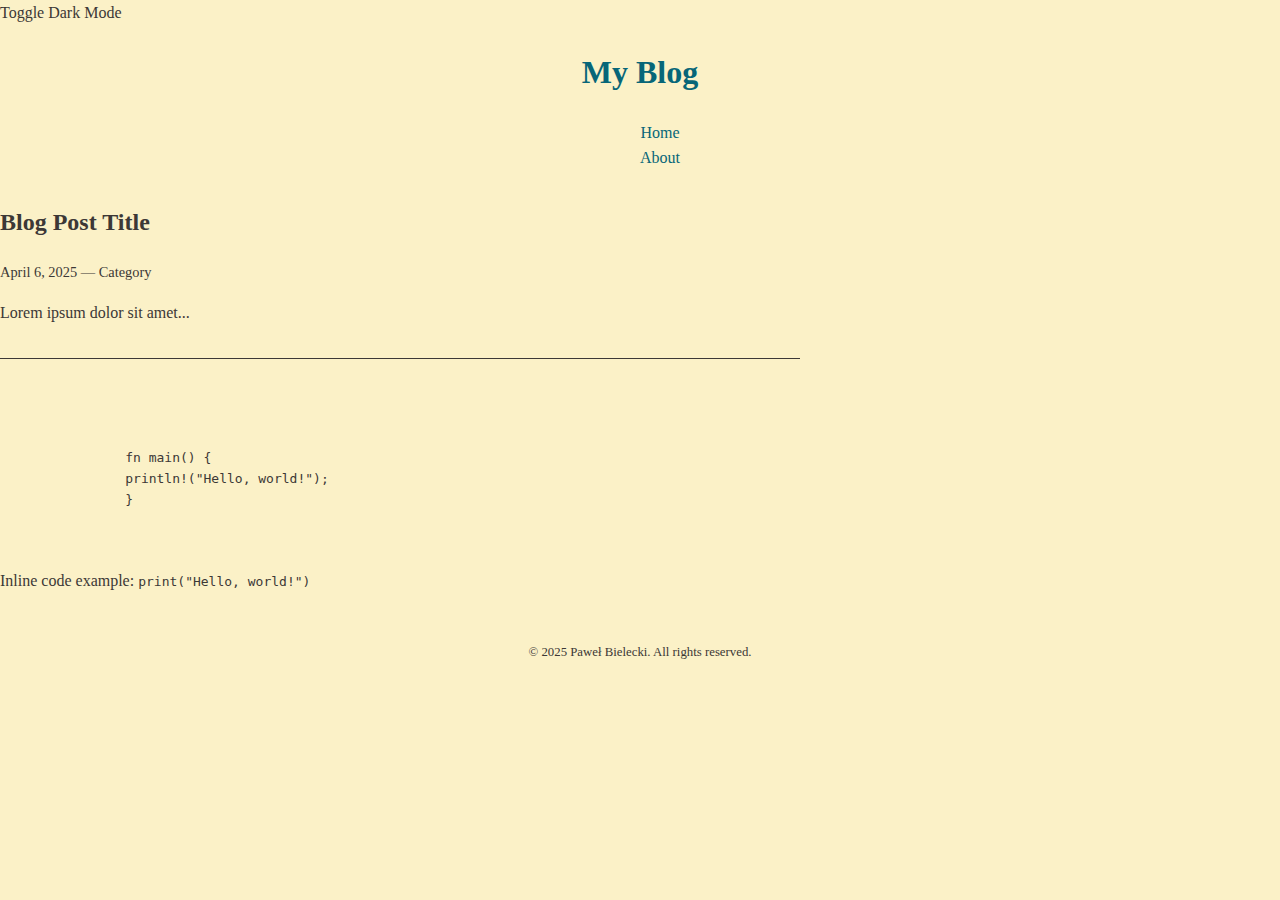
<file: index.html>
<!DOCTYPE html>
<html lang="en">

<head>
    <meta charset="UTF-8" />
    <meta name="viewport" content="width=device-width, initial-scale=1.0" />
    <title>mBlog</title>
    <link rel="stylesheet" href="styles.css" />
</head>

<body>
    <input type="checkbox" id="theme-toggle" hidden>
    <label for="theme-toggle" class="toggle-label">Toggle Dark Mode</label>

    <header>
        <h1><a href="#">My Blog</a></h1>
        <nav>
            <ul>
                <li><a href="#">Home</a></li>
                <li><a href="/about.html">About</a></li>
            </ul>
        </nav>
    </header>

    <main>
        <article>
            <h2>Blog Post Title</h2>
            <p class="post-meta">April 6, 2025 — Category</p>
            <div class="post-content">
                <p>Lorem ipsum dolor sit amet...</p>
                <!-- More content -->
            </div>
        </article>
        <!-- Repeat <article> for more posts -->
        <pre>
            <!-- TODO: use a staic generator to have highlighting -->
            <code class="language-rust">
                fn main() {
                println!("Hello, world!");
                }
            </code>
        </pre>

        <p>Inline code example: <code class="language-python">print("Hello, world!")</code></p>
    </main>

    <footer>
        <p>© 2025 Paweł Bielecki. All rights reserved.</p>
    </footer>

</body>

</html>
</file>
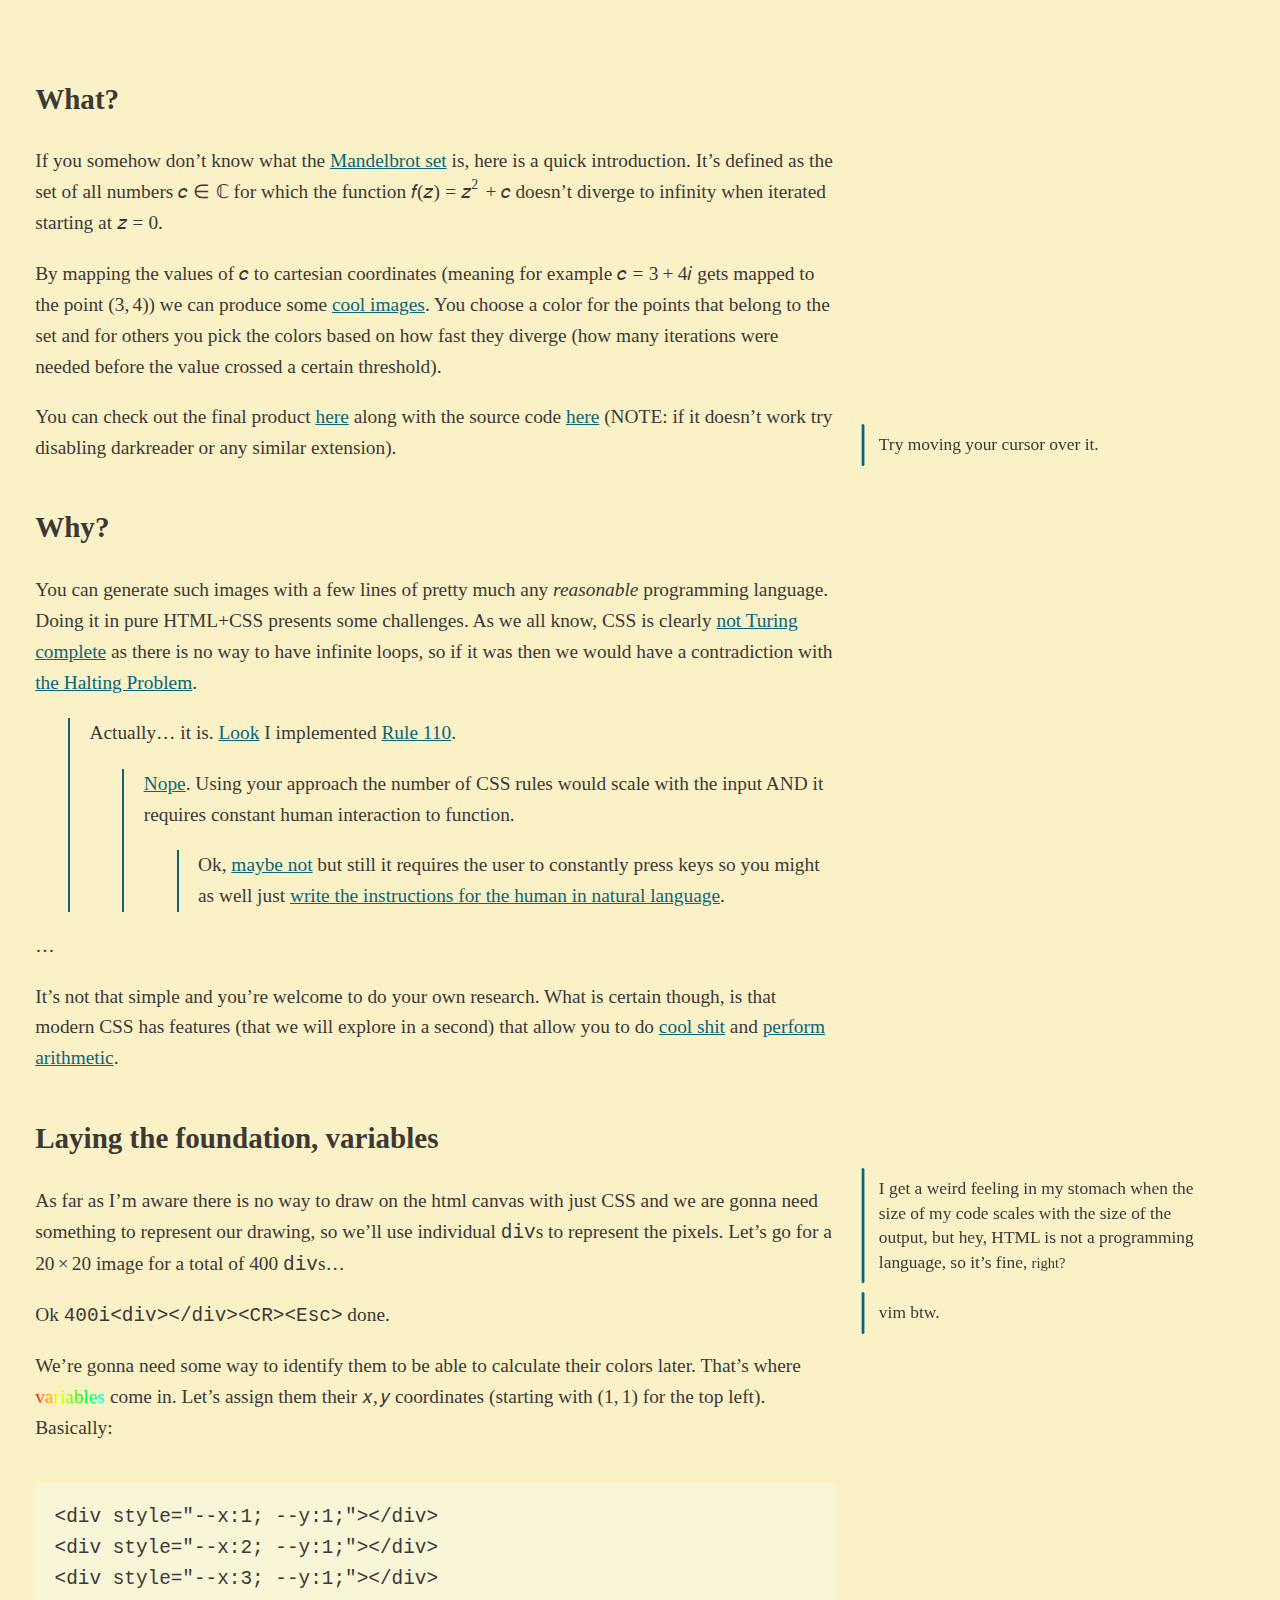
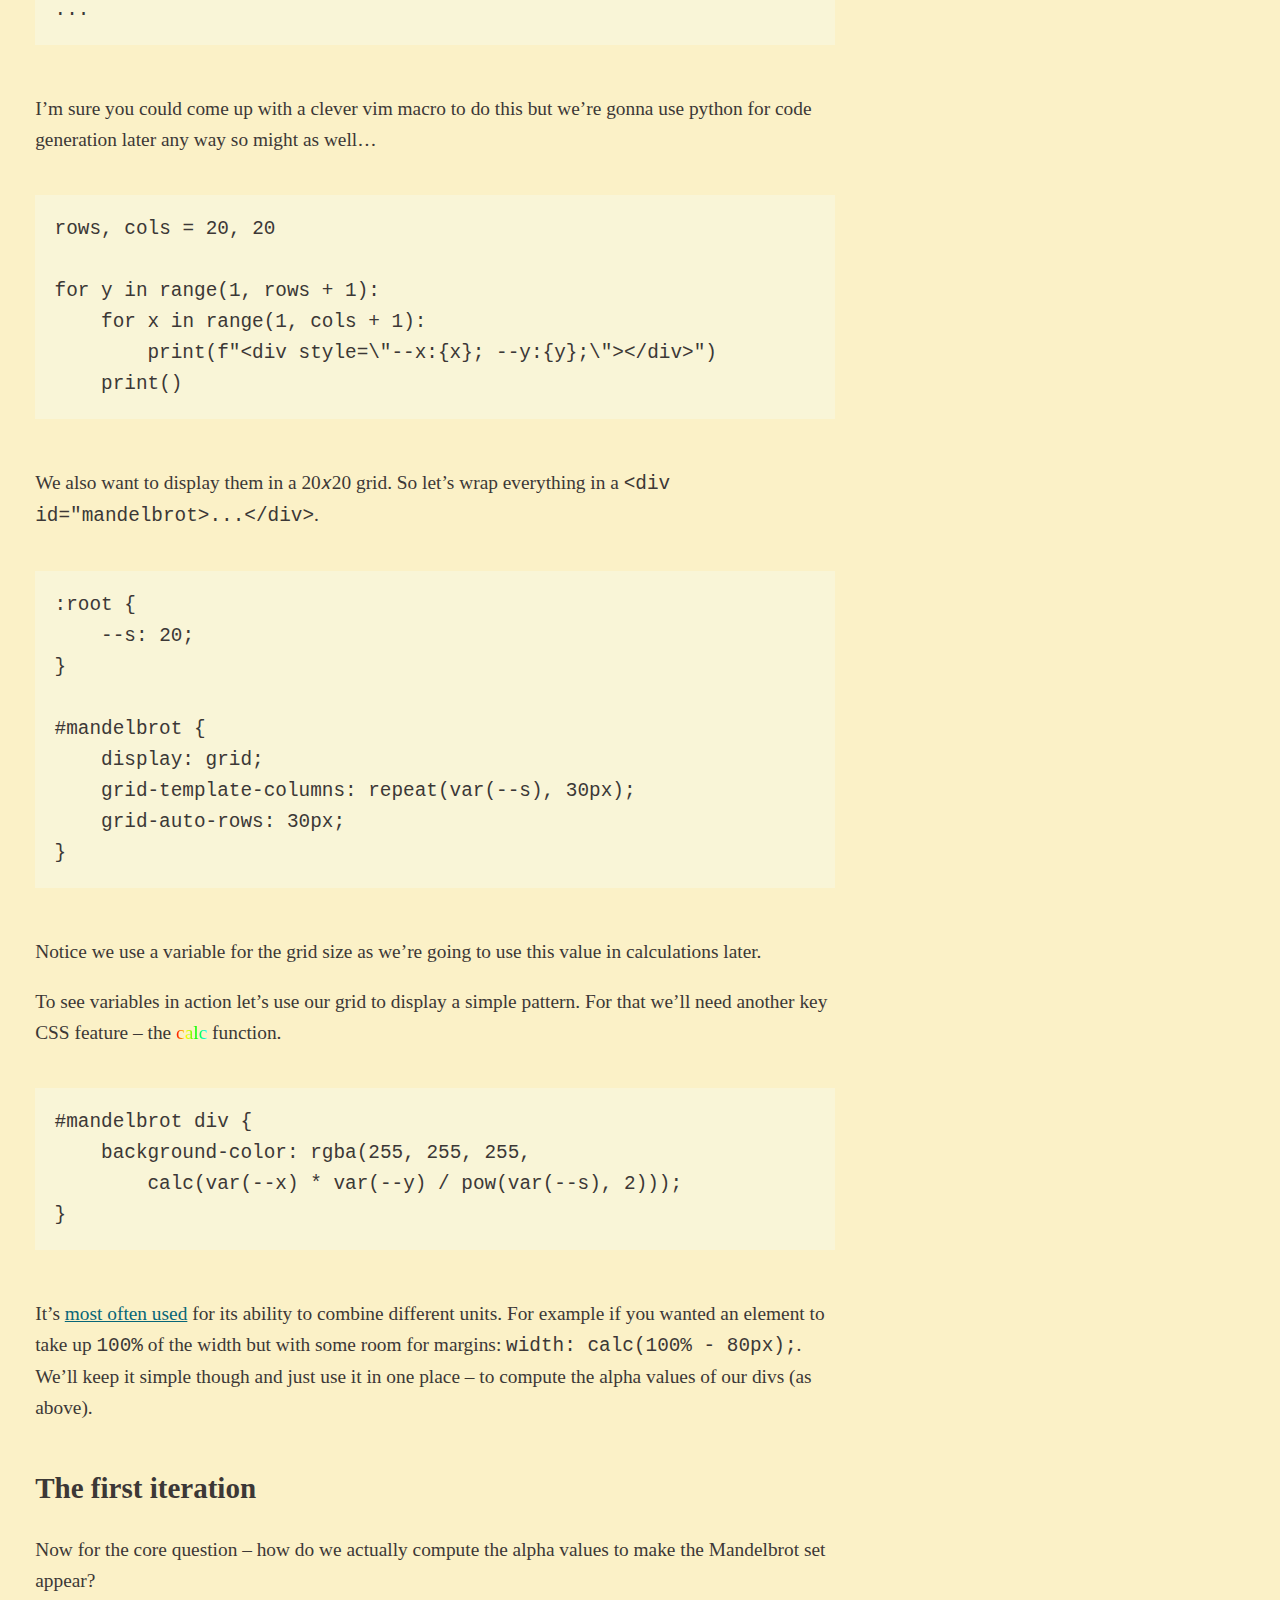
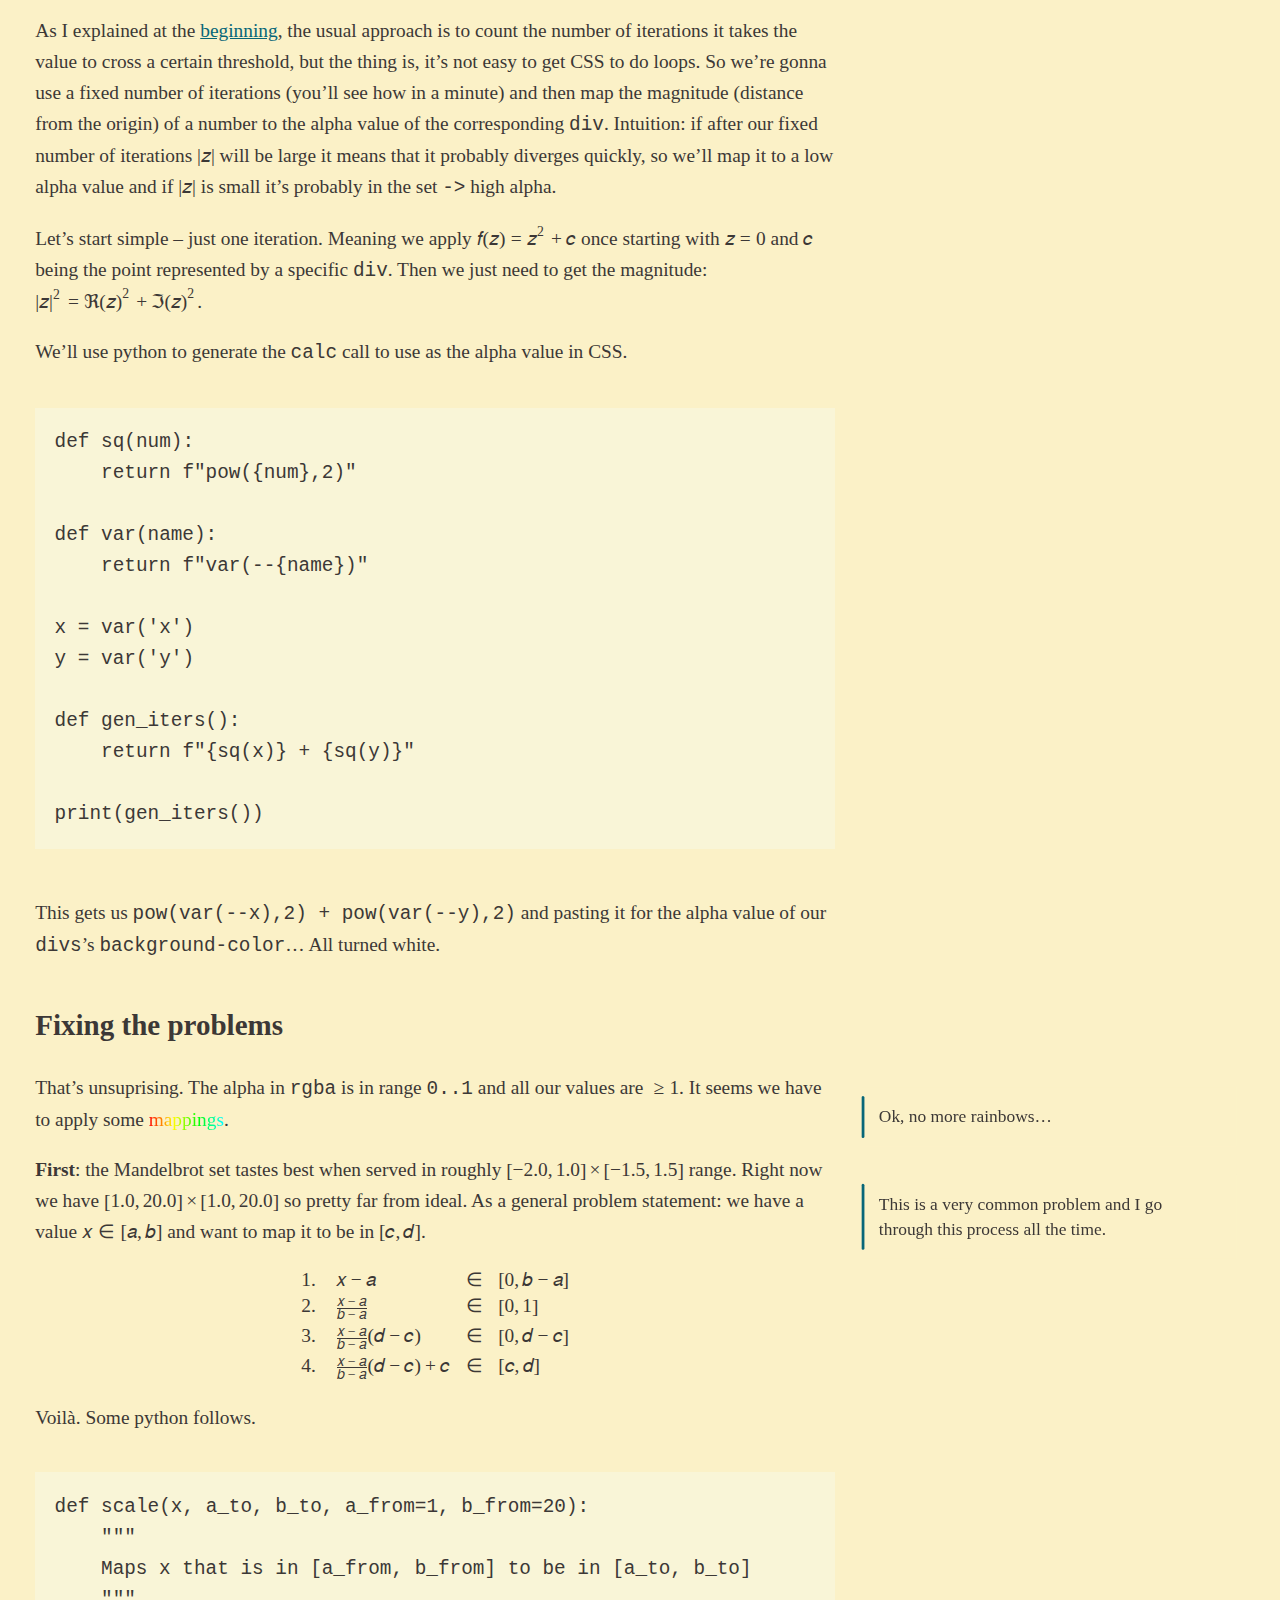
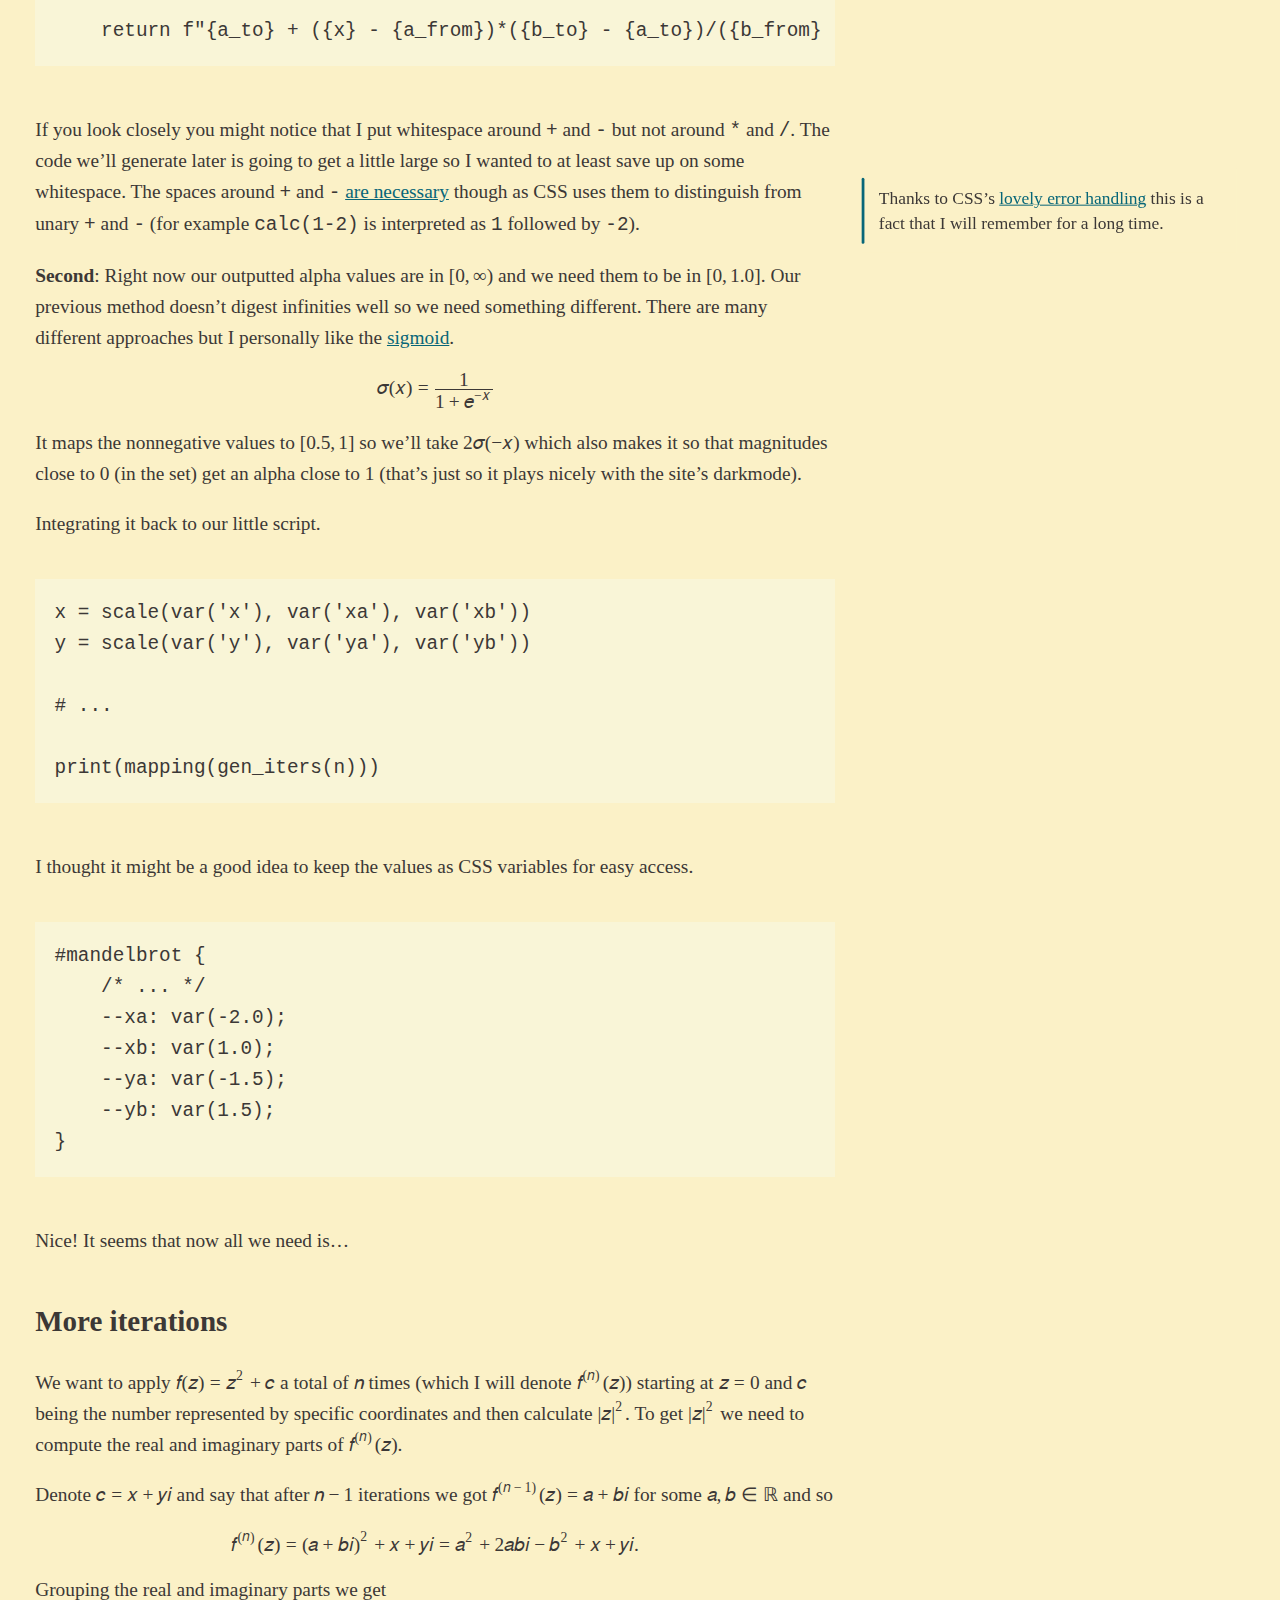
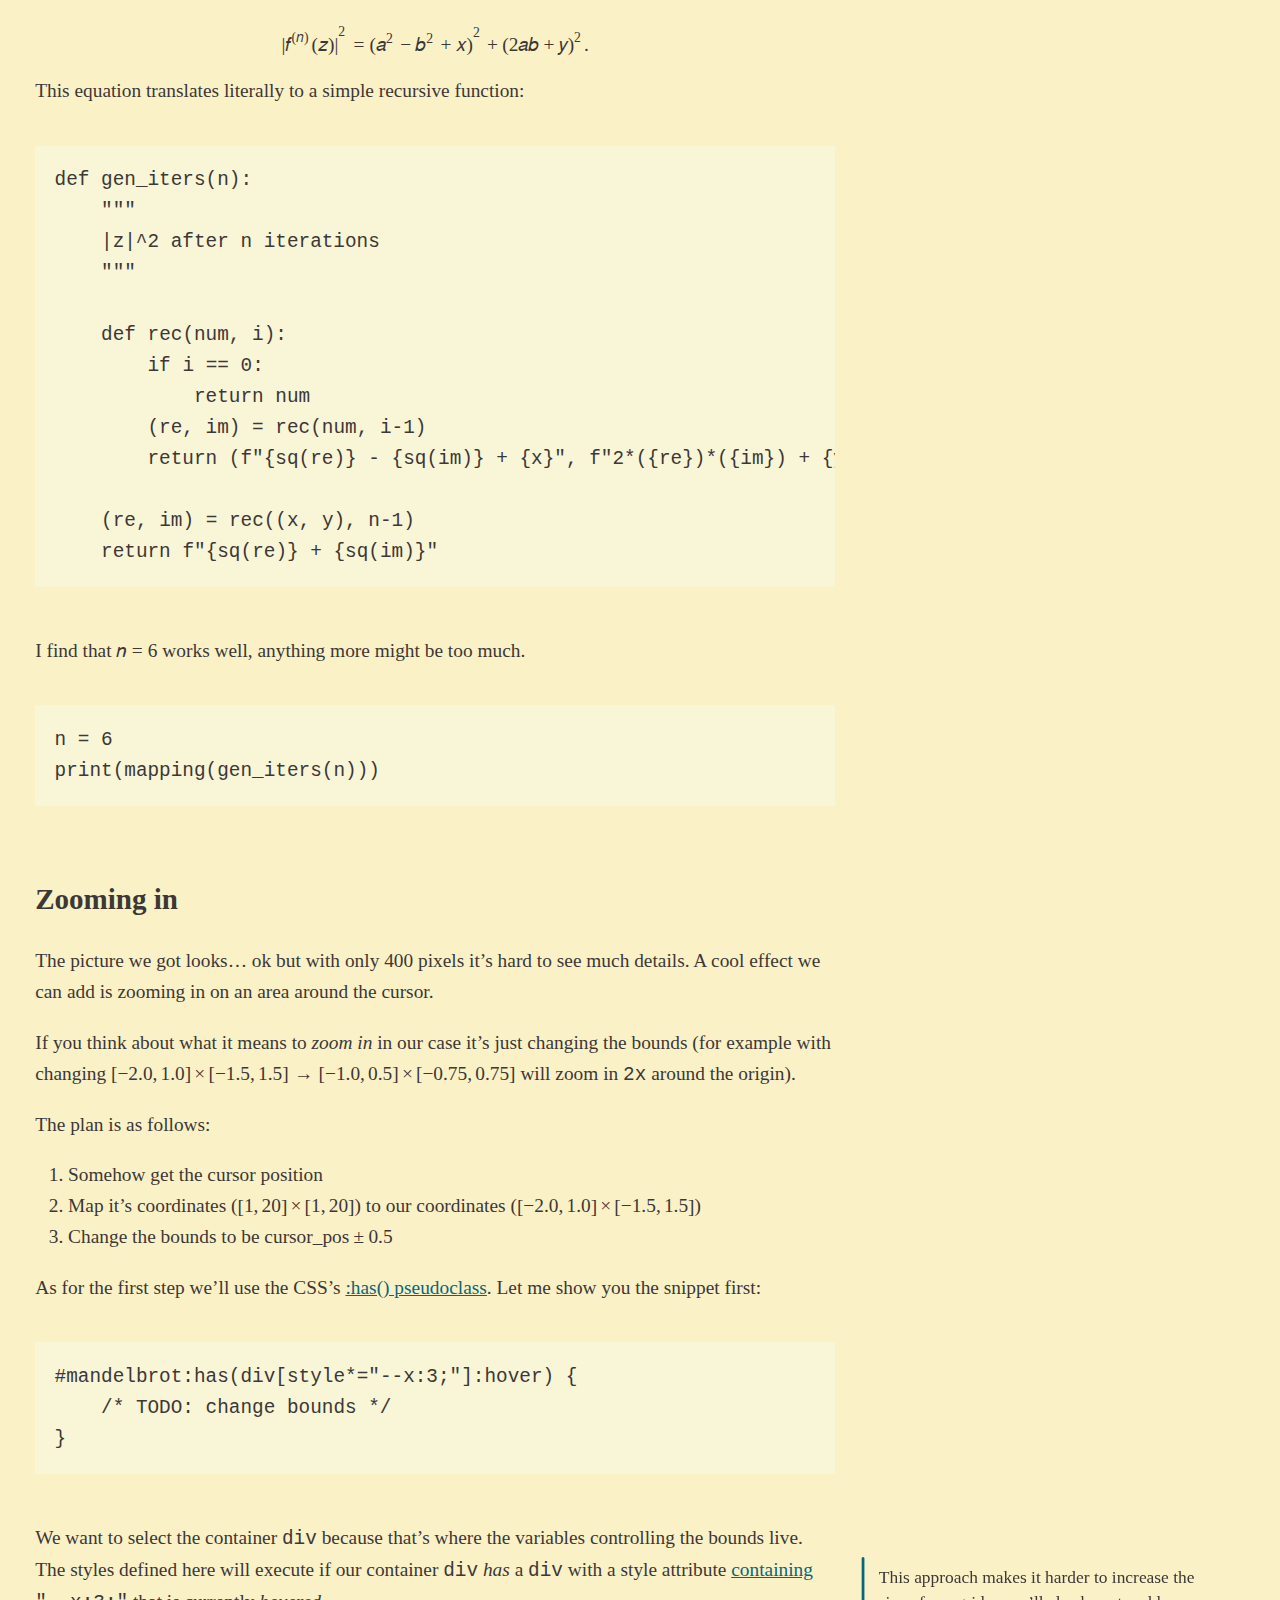
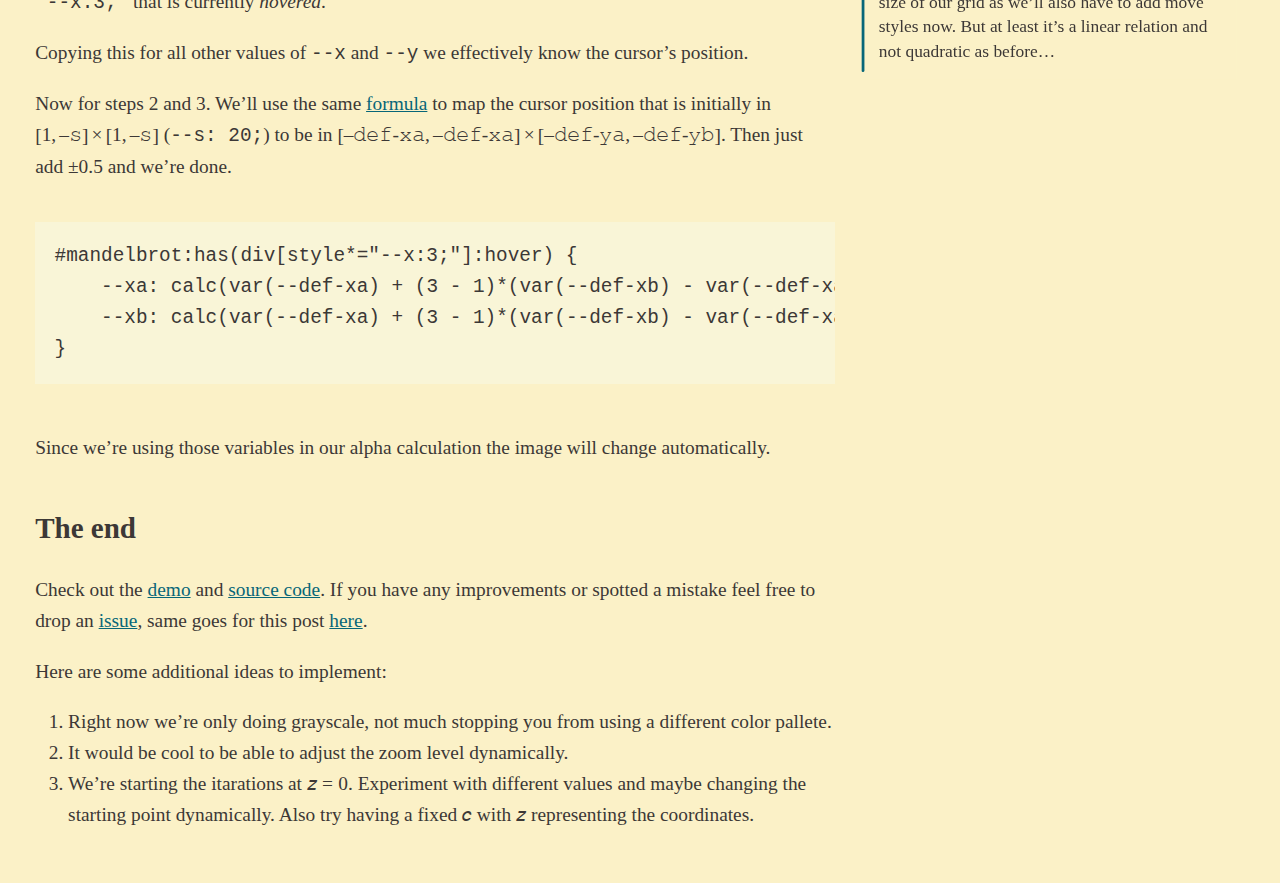
<file: posts/css-mandelbrot/index.html>
<!DOCTYPE html>
<html>

<head>
    <meta charset="utf-8">
    <meta name="generator" content="pandoc" />
    <meta name="viewport" content="width=device-width, initial-scale=1.0, user-scalable=yes" />

    <title>Mandelbrot set in CSS</title>

    <link rel="stylesheet" href="../../custom-highlight.css" />
    <link rel="stylesheet" href="../../styles.css" />
    <link rel="stylesheet" href="../../post.css" />
</head>

<body>
        <nav id="TOC">
        <h2>Mandelbrot set in CSS</h2>
        <ul>
        <li><a href="#what" id="toc-what">What?</a></li>
        <li><a href="#why" id="toc-why">Why?</a></li>
        <li><a href="#laying-the-foundation-variables"
        id="toc-laying-the-foundation-variables">Laying the foundation,
        variables</a></li>
        <li><a href="#the-first-iteration"
        id="toc-the-first-iteration">The first iteration</a></li>
        <li><a href="#fixing-the-problems"
        id="toc-fixing-the-problems">Fixing the problems</a></li>
        <li><a href="#more-iterations" id="toc-more-iterations">More
        iterations</a></li>
        <li><a href="#zooming-in" id="toc-zooming-in">Zooming
        in</a></li>
        <li><a href="#the-end" id="toc-the-end">The end</a></li>
        </ul>
    </nav>
    
    <h2 id="what">What?</h2>
    <p>If you somehow don’t know what the <a
    href="https://en.wikipedia.org/wiki/Mandelbrot_set">Mandelbrot
    set</a> is, here is a quick introduction. It’s defined as the set of
    all numbers
    <math display="inline" xmlns="http://www.w3.org/1998/Math/MathML"><semantics><mrow><mi>c</mi><mo>∈</mo><mi>ℂ</mi></mrow><annotation encoding="application/x-tex">c \in \mathbb{C}</annotation></semantics></math>
    for which the function
    <math display="inline" xmlns="http://www.w3.org/1998/Math/MathML"><semantics><mrow><mi>f</mi><mrow><mo stretchy="true" form="prefix">(</mo><mi>z</mi><mo stretchy="true" form="postfix">)</mo></mrow><mo>=</mo><msup><mi>z</mi><mn>2</mn></msup><mo>+</mo><mi>c</mi></mrow><annotation encoding="application/x-tex">f(z) = z^2 + c</annotation></semantics></math>
    doesn’t diverge to infinity when iterated starting at
    <math display="inline" xmlns="http://www.w3.org/1998/Math/MathML"><semantics><mrow><mi>z</mi><mo>=</mo><mn>0</mn></mrow><annotation encoding="application/x-tex">z=0</annotation></semantics></math>.</p>
    <p>By mapping the values of
    <math display="inline" xmlns="http://www.w3.org/1998/Math/MathML"><semantics><mi>c</mi><annotation encoding="application/x-tex">c</annotation></semantics></math>
    to cartesian coordinates (meaning for example
    <math display="inline" xmlns="http://www.w3.org/1998/Math/MathML"><semantics><mrow><mi>c</mi><mo>=</mo><mn>3</mn><mo>+</mo><mn>4</mn><mi>i</mi></mrow><annotation encoding="application/x-tex">c=3+4i</annotation></semantics></math>
    gets mapped to the point
    <math display="inline" xmlns="http://www.w3.org/1998/Math/MathML"><semantics><mrow><mo stretchy="true" form="prefix">(</mo><mn>3</mn><mo>,</mo><mn>4</mn><mo stretchy="true" form="postfix">)</mo></mrow><annotation encoding="application/x-tex">(3, 4)</annotation></semantics></math>)
    we can produce some <a
    href="https://en.wikipedia.org/wiki/Mandelbrot_set#/media/File:Mandel_zoom_00_mandelbrot_set.jpg">cool
    images</a>. You choose a color for the points that belong to the set
    and for others you pick the colors based on how fast they diverge
    (how many iterations were needed before the value crossed a certain
    threshold).</p>
    <p>You can check out the final product <a
    href="https://freeplacki.github.io/cssbrot">here</a> along with the
    source code <a href="https://github.com/FreePlacki/cssbrot">here</a>
    (NOTE: if it doesn’t work try disabling darkreader or any similar
    extension).</p>
    <div class="sidenote">
    <p>Try moving your cursor over it.</p>
    </div>
    <h2 id="why">Why?</h2>
    <p>You can generate such images with a few lines of pretty much any
    <em>reasonable</em> programming language. Doing it in pure HTML+CSS
    presents some challenges. As we all know, CSS is clearly <a
    href="https://stackoverflow.com/a/26445990">not Turing complete</a>
    as there is no way to have infinite loops, so if it was then we
    would have a contradiction with <a
    href="https://en.wikipedia.org/wiki/Halting_problem">the Halting
    Problem</a>.</p>
    <blockquote>
    <p>Actually… it is. <a
    href="http://eli.fox-epste.in/rule110-full.html">Look</a> I
    implemented <a href="https://en.wikipedia.org/wiki/Rule_110">Rule
    110</a>.</p>
    <blockquote>
    <p><a
    href="https://accodeing.com/blog/2015/duty-calls-css3-is-not-proven-to-be-turing-complete">Nope</a>.
    Using your approach the number of CSS rules would scale with the
    input AND it requires constant human interaction to function.</p>
    <blockquote>
    <p>Ok, <a
    href="https://accodeing.com/blog/2015/css3-proven-to-be-turing-complete">maybe
    not</a> but still it requires the user to constantly press keys so
    you might as well just <a
    href="https://stackoverflow.com/a/51408598">write the instructions
    for the human in natural language</a>.</p>
    </blockquote>
    </blockquote>
    </blockquote>
    <p>…</p>
    <p>It’s not that simple and you’re welcome to do your own research.
    What is certain though, is that modern CSS has features (that we
    will explore in a second) that allow you to do <a
    href="https://mooninaut.github.io/css-is-turing-complete/">cool
    shit</a> and <a href="https://lab.avl.la/css-calculations/">perform
    arithmetic</a>.</p>
    <h2 id="laying-the-foundation-variables">Laying the foundation,
    variables</h2>
    <p>As far as I’m aware there is no way to draw on the html canvas
    with just CSS and we are gonna need something to represent our
    drawing, so we’ll use individual <code>div</code>s to represent the
    pixels. Let’s go for a
    <math display="inline" xmlns="http://www.w3.org/1998/Math/MathML"><semantics><mrow><mn>20</mn><mo>×</mo><mn>20</mn></mrow><annotation encoding="application/x-tex">20\times20</annotation></semantics></math>
    image for a total of
    <math display="inline" xmlns="http://www.w3.org/1998/Math/MathML"><semantics><mn>400</mn><annotation encoding="application/x-tex">400</annotation></semantics></math>
    <code>div</code>s…</p>
    <div class="sidenote">
    <p>I get a weird feeling in my stomach when the size of my code
    scales with the size of the output, but hey, HTML is not a
    programming language, so it’s fine, <small>right?</small></p>
    </div>
    <p>Ok <code>400i&lt;div&gt;&lt;/div&gt;&lt;CR&gt;&lt;Esc&gt;</code>
    done.</p>
    <div class="sidenote">
    <p>vim btw.</p>
    </div>
    <p>We’re gonna need some way to identify them to be able to
    calculate their colors later. That’s where <span
    class="rainbow">variables</span> come in. Let’s assign them their
    <math display="inline" xmlns="http://www.w3.org/1998/Math/MathML"><semantics><mrow><mi>x</mi><mo>,</mo><mi>y</mi></mrow><annotation encoding="application/x-tex">x, y</annotation></semantics></math>
    coordinates (starting with
    <math display="inline" xmlns="http://www.w3.org/1998/Math/MathML"><semantics><mrow><mo stretchy="true" form="prefix">(</mo><mn>1</mn><mo>,</mo><mn>1</mn><mo stretchy="true" form="postfix">)</mo></mrow><annotation encoding="application/x-tex">(1, 1)</annotation></semantics></math>
    for the top left). Basically:</p>
    <div class="sourceCode"><pre class="html sourceCode"><code class="sourceCode html"><span class="punctuation bracket">&lt;</span><span class="tag">div</span> <span class="attribute">style</span>=&quot;<span class="string">--x:1; --y:1;</span>&quot;<span class="punctuation bracket">&gt;</span><span class="punctuation bracket">&lt;/</span><span class="tag">div</span><span class="punctuation bracket">&gt;</span>
<span class="punctuation bracket">&lt;</span><span class="tag">div</span> <span class="attribute">style</span>=&quot;<span class="string">--x:2; --y:1;</span>&quot;<span class="punctuation bracket">&gt;</span><span class="punctuation bracket">&lt;/</span><span class="tag">div</span><span class="punctuation bracket">&gt;</span>
<span class="punctuation bracket">&lt;</span><span class="tag">div</span> <span class="attribute">style</span>=&quot;<span class="string">--x:3; --y:1;</span>&quot;<span class="punctuation bracket">&gt;</span><span class="punctuation bracket">&lt;/</span><span class="tag">div</span><span class="punctuation bracket">&gt;</span>
...
</code></pre></div>
    <p>I’m sure you could come up with a clever vim macro to do this but
    we’re gonna use python for code generation later any way so might as
    well…</p>
    <div class="sourceCode"><pre class="python sourceCode"><code class="sourceCode python"><span class="variable">rows</span>, <span class="variable">cols</span> <span class="operator">=</span> <span class="number">20</span>, <span class="number">20</span>

<span class="keyword">for</span> <span class="variable">y</span> <span class="operator">in</span> <span class="function builtin">range</span>(<span class="number">1</span>, <span class="variable">rows</span> <span class="operator">+</span> <span class="number">1</span>):
    <span class="keyword">for</span> <span class="variable">x</span> <span class="operator">in</span> <span class="function builtin">range</span>(<span class="number">1</span>, <span class="variable">cols</span> <span class="operator">+</span> <span class="number">1</span>):
        <span class="function builtin">print</span>(<span class="string">f&quot;&lt;div style=<span class="escape">\&quot;</span>--x:<span class="embedded"><span class="punctuation special">{</span><span class="variable">x</span><span class="punctuation special">}</span></span>; --y:<span class="embedded"><span class="punctuation special">{</span><span class="variable">y</span><span class="punctuation special">}</span></span>;<span class="escape">\&quot;</span>&gt;&lt;/div&gt;&quot;</span>)
    <span class="function builtin">print</span>()
</code></pre></div>
    <p>We also want to display them in a
    <math display="inline" xmlns="http://www.w3.org/1998/Math/MathML"><semantics><mrow><mn>20</mn><mi>x</mi><mn>20</mn></mrow><annotation encoding="application/x-tex">20x20</annotation></semantics></math>
    grid. So let’s wrap everything in a
    <code>&lt;div id="mandelbrot&gt;...&lt;/div&gt;</code>.</p>
    <div class="sourceCode"><pre class="css sourceCode"><code class="sourceCode css"><span class="punctuation delimiter">:</span><span class="property">root</span> {
    <span class="variable">--s</span><span class="punctuation delimiter">:</span> <span class="number">20</span>;
}

<span class="punctuation delimiter">#</span><span class="property">mandelbrot</span> {
    <span class="property">display</span><span class="punctuation delimiter">:</span> grid;
    <span class="property">grid-template-columns</span><span class="punctuation delimiter">:</span> <span class="function">repeat</span>(<span class="function">var</span>(<span class="variable">--s</span>)<span class="punctuation delimiter">,</span> <span class="number">30<span class="type">px</span></span>);
    <span class="property">grid-auto-rows</span><span class="punctuation delimiter">:</span> <span class="number">30<span class="type">px</span></span>;
}
</code></pre></div>
    <p>Notice we use a variable for the grid size as we’re going to use
    this value in calculations later.</p>
    <p>To see variables in action let’s use our grid to display a simple
    pattern. For that we’ll need another key CSS feature – the <span
    class="rainbow">calc</span> function.</p>
    <div class="sourceCode"><pre class="css sourceCode"><code class="sourceCode css"><span class="punctuation delimiter">#</span><span class="property">mandelbrot</span> <span class="tag">div</span> {
    <span class="property">background-color</span><span class="punctuation delimiter">:</span> <span class="function">rgba</span>(<span class="number">255</span><span class="punctuation delimiter">,</span> <span class="number">255</span><span class="punctuation delimiter">,</span> <span class="number">255</span><span class="punctuation delimiter">,</span>
        <span class="function">calc</span>(<span class="function">var</span>(<span class="variable">--x</span>) <span class="operator">*</span> <span class="function">var</span>(<span class="variable">--y</span>) <span class="operator">/</span> <span class="function">pow</span>(<span class="function">var</span>(<span class="variable">--s</span>)<span class="punctuation delimiter">,</span> <span class="number">2</span>)));
}
</code></pre></div>
    <p>It’s <a
    href="https://developer.mozilla.org/en-US/docs/Web/CSS/calc#examples">most
    often used</a> for its ability to combine different units. For
    example if you wanted an element to take up <code>100%</code> of the
    width but with some room for margins:
    <code>width: calc(100% - 80px);</code>. We’ll keep it simple though
    and just use it in one place – to compute the alpha values of our
    divs (as above).</p>
    <h2 id="the-first-iteration">The first iteration</h2>
    <p>Now for the core question – how do we actually compute the alpha
    values to make the Mandelbrot set appear?</p>
    <p>As I explained at the <a href="#what">beginning</a>, the usual
    approach is to count the number of iterations it takes the value to
    cross a certain threshold, but the thing is, it’s not easy to get
    CSS to do loops. So we’re gonna use a fixed number of iterations
    (you’ll see how in a minute) and then map the magnitude (distance
    from the origin) of a number to the alpha value of the corresponding
    <code>div</code>. Intuition: if after our fixed number of iterations
    <math display="inline" xmlns="http://www.w3.org/1998/Math/MathML"><semantics><mrow><mo stretchy="true" form="prefix">|</mo><mi>z</mi><mo stretchy="true" form="postfix">|</mo></mrow><annotation encoding="application/x-tex">|z|</annotation></semantics></math>
    will be large it means that it probably diverges quickly, so we’ll
    map it to a low alpha value and if
    <math display="inline" xmlns="http://www.w3.org/1998/Math/MathML"><semantics><mrow><mo stretchy="true" form="prefix">|</mo><mi>z</mi><mo stretchy="true" form="postfix">|</mo></mrow><annotation encoding="application/x-tex">|z|</annotation></semantics></math>
    is small it’s probably in the set <code>-&gt;</code> high alpha.</p>
    <p>Let’s start simple – just one iteration. Meaning we apply
    <math display="inline" xmlns="http://www.w3.org/1998/Math/MathML"><semantics><mrow><mi>f</mi><mrow><mo stretchy="true" form="prefix">(</mo><mi>z</mi><mo stretchy="true" form="postfix">)</mo></mrow><mo>=</mo><msup><mi>z</mi><mn>2</mn></msup><mo>+</mo><mi>c</mi></mrow><annotation encoding="application/x-tex">f(z) = z^2 + c</annotation></semantics></math>
    once starting with
    <math display="inline" xmlns="http://www.w3.org/1998/Math/MathML"><semantics><mrow><mi>z</mi><mo>=</mo><mn>0</mn></mrow><annotation encoding="application/x-tex">z = 0</annotation></semantics></math>
    and
    <math display="inline" xmlns="http://www.w3.org/1998/Math/MathML"><semantics><mi>c</mi><annotation encoding="application/x-tex">c</annotation></semantics></math>
    being the point represented by a specific <code>div</code>. Then we
    just need to get the magnitude:
    <math display="inline" xmlns="http://www.w3.org/1998/Math/MathML"><semantics><mrow><msup><mrow><mo stretchy="true" form="prefix">|</mo><mi>z</mi><mo stretchy="true" form="postfix">|</mo></mrow><mn>2</mn></msup><mo>=</mo><mi>ℜ</mi><msup><mrow><mo stretchy="true" form="prefix">(</mo><mi>z</mi><mo stretchy="true" form="postfix">)</mo></mrow><mn>2</mn></msup><mo>+</mo><mi>ℑ</mi><msup><mrow><mo stretchy="true" form="prefix">(</mo><mi>z</mi><mo stretchy="true" form="postfix">)</mo></mrow><mn>2</mn></msup></mrow><annotation encoding="application/x-tex">|z|^2 = \mathfrak{R}(z)^2 + \mathfrak{I}(z)^2</annotation></semantics></math>.</p>
    <p>We’ll use python to generate the <code>calc</code> call to use as
    the alpha value in CSS.</p>
    <div class="sourceCode"><pre class="python sourceCode"><code class="sourceCode python"><span class="keyword">def</span> <span class="function">sq</span>(<span class="variable">num</span>):
    <span class="keyword">return</span> <span class="string">f&quot;pow(<span class="embedded"><span class="punctuation special">{</span><span class="variable">num</span><span class="punctuation special">}</span></span>,2)&quot;</span>

<span class="keyword">def</span> <span class="function">var</span>(<span class="variable">name</span>):
    <span class="keyword">return</span> <span class="string">f&quot;var(--<span class="embedded"><span class="punctuation special">{</span><span class="variable">name</span><span class="punctuation special">}</span></span>)&quot;</span>

<span class="variable">x</span> <span class="operator">=</span> <span class="function">var</span>(<span class="string">&#39;x&#39;</span>)
<span class="variable">y</span> <span class="operator">=</span> <span class="function">var</span>(<span class="string">&#39;y&#39;</span>)

<span class="keyword">def</span> <span class="function">gen_iters</span>():
    <span class="keyword">return</span> <span class="string">f&quot;<span class="embedded"><span class="punctuation special">{</span><span class="function">sq</span>(<span class="variable">x</span>)<span class="punctuation special">}</span></span> + <span class="embedded"><span class="punctuation special">{</span><span class="function">sq</span>(<span class="variable">y</span>)<span class="punctuation special">}</span></span>&quot;</span>

<span class="function builtin">print</span>(<span class="function">gen_iters</span>())
</code></pre></div>
    <p>This gets us <code>pow(var(--x),2) + pow(var(--y),2)</code> and
    pasting it for the alpha value of our <code>divs</code>’s
    <code>background-color</code>… All turned white.</p>
    <h2 id="fixing-the-problems">Fixing the problems</h2>
    <p>That’s unsuprising. The alpha in <code>rgba</code> is in range
    <code>0..1</code> and all our values are
    <math display="inline" xmlns="http://www.w3.org/1998/Math/MathML"><semantics><mrow><mo>≥</mo><mn>1</mn></mrow><annotation encoding="application/x-tex">\ge 1</annotation></semantics></math>.
    It seems we have to apply some <span
    class="rainbow">mappings</span>.</p>
    <div class="sidenote">
    <p>Ok, no more rainbows…</p>
    </div>
    <p><strong>First</strong>: the Mandelbrot set tastes best when
    served in roughly
    <math display="inline" xmlns="http://www.w3.org/1998/Math/MathML"><semantics><mrow><mrow><mo stretchy="true" form="prefix">[</mo><mi>−</mi><mn>2.0</mn><mo>,</mo><mn>1.0</mn><mo stretchy="true" form="postfix">]</mo></mrow><mo>×</mo><mrow><mo stretchy="true" form="prefix">[</mo><mi>−</mi><mn>1.5</mn><mo>,</mo><mn>1.5</mn><mo stretchy="true" form="postfix">]</mo></mrow></mrow><annotation encoding="application/x-tex">[-2.0, 1.0] \times [-1.5, 1.5]</annotation></semantics></math>
    range. Right now we have
    <math display="inline" xmlns="http://www.w3.org/1998/Math/MathML"><semantics><mrow><mrow><mo stretchy="true" form="prefix">[</mo><mn>1.0</mn><mo>,</mo><mn>20.0</mn><mo stretchy="true" form="postfix">]</mo></mrow><mo>×</mo><mrow><mo stretchy="true" form="prefix">[</mo><mn>1.0</mn><mo>,</mo><mn>20.0</mn><mo stretchy="true" form="postfix">]</mo></mrow></mrow><annotation encoding="application/x-tex">[1.0, 20.0] \times [1.0, 20.0]</annotation></semantics></math>
    so pretty far from ideal. As a general problem statement: we have a
    value
    <math display="inline" xmlns="http://www.w3.org/1998/Math/MathML"><semantics><mrow><mi>x</mi><mo>∈</mo><mrow><mo stretchy="true" form="prefix">[</mo><mi>a</mi><mo>,</mo><mi>b</mi><mo stretchy="true" form="postfix">]</mo></mrow></mrow><annotation encoding="application/x-tex">x \in [a, b]</annotation></semantics></math>
    and want to map it to be in
    <math display="inline" xmlns="http://www.w3.org/1998/Math/MathML"><semantics><mrow><mo stretchy="true" form="prefix">[</mo><mi>c</mi><mo>,</mo><mi>d</mi><mo stretchy="true" form="postfix">]</mo></mrow><annotation encoding="application/x-tex">[c, d]</annotation></semantics></math>.</p>
    <div class="sidenote">
    <p>This is a very common problem and I go through this process all
    the time.</p>
    </div>
    <p><math display="block" xmlns="http://www.w3.org/1998/Math/MathML"><semantics><mtable><mtr><mtd columnalign="right" style="text-align: right"><mn>1</mn><mi>.</mi><mspace width="0.222em"></mspace></mtd><mtd columnalign="left" style="text-align: left"><mi>x</mi><mo>−</mo><mi>a</mi></mtd><mtd columnalign="right" style="text-align: right"><mo>∈</mo></mtd><mtd columnalign="left" style="text-align: left"><mrow><mo stretchy="true" form="prefix">[</mo><mn>0</mn><mo>,</mo><mi>b</mi><mo>−</mo><mi>a</mi><mo stretchy="true" form="postfix">]</mo></mrow></mtd></mtr><mtr><mtd columnalign="right" style="text-align: right"><mn>2</mn><mi>.</mi><mspace width="0.222em"></mspace></mtd><mtd columnalign="left" style="text-align: left"><mfrac><mrow><mi>x</mi><mo>−</mo><mi>a</mi></mrow><mrow><mi>b</mi><mo>−</mo><mi>a</mi></mrow></mfrac></mtd><mtd columnalign="right" style="text-align: right"><mo>∈</mo></mtd><mtd columnalign="left" style="text-align: left"><mrow><mo stretchy="true" form="prefix">[</mo><mn>0</mn><mo>,</mo><mn>1</mn><mo stretchy="true" form="postfix">]</mo></mrow></mtd></mtr><mtr><mtd columnalign="right" style="text-align: right"><mn>3</mn><mi>.</mi><mspace width="0.222em"></mspace></mtd><mtd columnalign="left" style="text-align: left"><mfrac><mrow><mi>x</mi><mo>−</mo><mi>a</mi></mrow><mrow><mi>b</mi><mo>−</mo><mi>a</mi></mrow></mfrac><mrow><mo stretchy="true" form="prefix">(</mo><mi>d</mi><mo>−</mo><mi>c</mi><mo stretchy="true" form="postfix">)</mo></mrow></mtd><mtd columnalign="right" style="text-align: right"><mo>∈</mo></mtd><mtd columnalign="left" style="text-align: left"><mrow><mo stretchy="true" form="prefix">[</mo><mn>0</mn><mo>,</mo><mi>d</mi><mo>−</mo><mi>c</mi><mo stretchy="true" form="postfix">]</mo></mrow></mtd></mtr><mtr><mtd columnalign="right" style="text-align: right"><mn>4</mn><mi>.</mi><mspace width="0.222em"></mspace></mtd><mtd columnalign="left" style="text-align: left"><mfrac><mrow><mi>x</mi><mo>−</mo><mi>a</mi></mrow><mrow><mi>b</mi><mo>−</mo><mi>a</mi></mrow></mfrac><mrow><mo stretchy="true" form="prefix">(</mo><mi>d</mi><mo>−</mo><mi>c</mi><mo stretchy="true" form="postfix">)</mo></mrow><mo>+</mo><mi>c</mi></mtd><mtd columnalign="right" style="text-align: right"><mo>∈</mo></mtd><mtd columnalign="left" style="text-align: left"><mrow><mo stretchy="true" form="prefix">[</mo><mi>c</mi><mo>,</mo><mi>d</mi><mo stretchy="true" form="postfix">]</mo></mrow></mtd></mtr></mtable><annotation encoding="application/x-tex">
    \begin{aligned}
    1.\ &amp; x - a &amp;\in &amp;[0, b-a] \\
    2.\ &amp; \frac{x-a}{b-a} &amp;\in &amp;[0, 1] \\
    3.\ &amp; \frac{x-a}{b-a}(d-c) &amp;\in &amp;[0, d-c] \\
    4.\ &amp; \frac{x-a}{b-a}(d-c) + c &amp;\in &amp;[c, d]
    \end{aligned}
    </annotation></semantics></math></p>
    <p>Voilà. Some python follows.</p>
    <div class="sourceCode"><pre class="python sourceCode"><code class="sourceCode python"><span class="keyword">def</span> <span class="function">scale</span>(<span class="variable">x</span>, <span class="variable">a_to</span>, <span class="variable">b_to</span>, <span class="variable">a_from</span><span class="operator">=</span><span class="number">1</span>, <span class="variable">b_from</span><span class="operator">=</span><span class="number">20</span>):
    <span class="string">&quot;&quot;&quot;</span>
<span class="string">    Maps x that is in [a_from, b_from] to be in [a_to, b_to]</span>
<span class="string">    &quot;&quot;&quot;</span>
    <span class="keyword">return</span> <span class="string">f&quot;<span class="embedded"><span class="punctuation special">{</span><span class="variable">a_to</span><span class="punctuation special">}</span></span> + (<span class="embedded"><span class="punctuation special">{</span><span class="variable">x</span><span class="punctuation special">}</span></span> - <span class="embedded"><span class="punctuation special">{</span><span class="variable">a_from</span><span class="punctuation special">}</span></span>)*(<span class="embedded"><span class="punctuation special">{</span><span class="variable">b_to</span><span class="punctuation special">}</span></span> - <span class="embedded"><span class="punctuation special">{</span><span class="variable">a_to</span><span class="punctuation special">}</span></span>)/(<span class="embedded"><span class="punctuation special">{</span><span class="variable">b_from</span><span class="punctuation special">}</span></span> - <span class="embedded"><span class="punctuation special">{</span><span class="variable">a_from</span><span class="punctuation special">}</span></span>)&quot;</span>
</code></pre></div>
    <p>If you look closely you might notice that I put whitespace around
    <code>+</code> and <code>-</code> but not around <code>*</code> and
    <code>/</code>. The code we’ll generate later is going to get a
    little large so I wanted to at least save up on some whitespace. The
    spaces around <code>+</code> and <code>-</code> <a
    href="https://developer.mozilla.org/en-US/docs/Web/CSS/calc-sum#description">are
    necessary</a> though as CSS uses them to distinguish from unary
    <code>+</code> and <code>-</code> (for example
    <code>calc(1-2)</code> is interpreted as <code>1</code> followed by
    <code>-2</code>).</p>
    <div class="sidenote">
    <p>Thanks to CSS’s <a
    href="https://developer.mozilla.org/en-US/docs/Web/CSS/CSS_syntax/Error_handling">lovely
    error handling</a> this is a fact that I will remember for a long
    time.</p>
    </div>
    <p><strong>Second</strong>: Right now our outputted alpha values are
    in
    <math display="inline" xmlns="http://www.w3.org/1998/Math/MathML"><semantics><mrow><mo stretchy="false" form="prefix">[</mo><mn>0</mn><mo>,</mo><mi>∞</mi><mo stretchy="false" form="postfix">)</mo></mrow><annotation encoding="application/x-tex">[0, \infty)</annotation></semantics></math>
    and we need them to be in
    <math display="inline" xmlns="http://www.w3.org/1998/Math/MathML"><semantics><mrow><mo stretchy="true" form="prefix">[</mo><mn>0</mn><mo>,</mo><mn>1.0</mn><mo stretchy="true" form="postfix">]</mo></mrow><annotation encoding="application/x-tex">[0, 1.0]</annotation></semantics></math>.
    Our previous method doesn’t digest infinities well so we need
    something different. There are many different approaches but I
    personally like the <a
    href="https://en.wikipedia.org/wiki/Sigmoid_function">sigmoid</a>.</p>
    <p><math display="block" xmlns="http://www.w3.org/1998/Math/MathML"><semantics><mrow><mi>σ</mi><mrow><mo stretchy="true" form="prefix">(</mo><mi>x</mi><mo stretchy="true" form="postfix">)</mo></mrow><mo>=</mo><mfrac><mn>1</mn><mrow><mn>1</mn><mo>+</mo><msup><mi>e</mi><mrow><mi>−</mi><mi>x</mi></mrow></msup></mrow></mfrac></mrow><annotation encoding="application/x-tex">
    \sigma(x) = \frac{1}{1+e^{-x}}
    </annotation></semantics></math></p>
    <p>It maps the nonnegative values to
    <math display="inline" xmlns="http://www.w3.org/1998/Math/MathML"><semantics><mrow><mo stretchy="true" form="prefix">[</mo><mn>0.5</mn><mo>,</mo><mn>1</mn><mo stretchy="true" form="postfix">]</mo></mrow><annotation encoding="application/x-tex">[0.5, 1]</annotation></semantics></math>
    so we’ll take
    <math display="inline" xmlns="http://www.w3.org/1998/Math/MathML"><semantics><mrow><mn>2</mn><mi>σ</mi><mrow><mo stretchy="true" form="prefix">(</mo><mi>−</mi><mi>x</mi><mo stretchy="true" form="postfix">)</mo></mrow></mrow><annotation encoding="application/x-tex">2\sigma(-x)</annotation></semantics></math>
    which also makes it so that magnitudes close to
    <math display="inline" xmlns="http://www.w3.org/1998/Math/MathML"><semantics><mn>0</mn><annotation encoding="application/x-tex">0</annotation></semantics></math>
    (in the set) get an alpha close to
    <math display="inline" xmlns="http://www.w3.org/1998/Math/MathML"><semantics><mn>1</mn><annotation encoding="application/x-tex">1</annotation></semantics></math>
    (that’s just so it plays nicely with the site’s darkmode).</p>
    <p>Integrating it back to our little script.</p>
    <div class="sourceCode"><pre class="python sourceCode"><code class="sourceCode python"><span class="variable">x</span> <span class="operator">=</span> <span class="function">scale</span>(<span class="function">var</span>(<span class="string">&#39;x&#39;</span>), <span class="function">var</span>(<span class="string">&#39;xa&#39;</span>), <span class="function">var</span>(<span class="string">&#39;xb&#39;</span>))
<span class="variable">y</span> <span class="operator">=</span> <span class="function">scale</span>(<span class="function">var</span>(<span class="string">&#39;y&#39;</span>), <span class="function">var</span>(<span class="string">&#39;ya&#39;</span>), <span class="function">var</span>(<span class="string">&#39;yb&#39;</span>))

<span class="comment"># ...</span>

<span class="function builtin">print</span>(<span class="function">mapping</span>(<span class="function">gen_iters</span>(<span class="variable">n</span>)))
</code></pre></div>
    <p>I thought it might be a good idea to keep the values as CSS
    variables for easy access.</p>
    <div class="sourceCode"><pre class="css sourceCode"><code class="sourceCode css"><span class="punctuation delimiter">#</span><span class="property">mandelbrot</span> {
    <span class="comment">/* ... */</span>
    <span class="variable">--xa</span><span class="punctuation delimiter">:</span> <span class="function">var</span>(<span class="number">-2.0</span>);
    <span class="variable">--xb</span><span class="punctuation delimiter">:</span> <span class="function">var</span>(<span class="number">1.0</span>);
    <span class="variable">--ya</span><span class="punctuation delimiter">:</span> <span class="function">var</span>(<span class="number">-1.5</span>);
    <span class="variable">--yb</span><span class="punctuation delimiter">:</span> <span class="function">var</span>(<span class="number">1.5</span>);
}
</code></pre></div>
    <p>Nice! It seems that now all we need is…</p>
    <h2 id="more-iterations">More iterations</h2>
    <p>We want to apply
    <math display="inline" xmlns="http://www.w3.org/1998/Math/MathML"><semantics><mrow><mi>f</mi><mrow><mo stretchy="true" form="prefix">(</mo><mi>z</mi><mo stretchy="true" form="postfix">)</mo></mrow><mo>=</mo><msup><mi>z</mi><mn>2</mn></msup><mo>+</mo><mi>c</mi></mrow><annotation encoding="application/x-tex">f(z) = z^2 + c</annotation></semantics></math>
    a total of
    <math display="inline" xmlns="http://www.w3.org/1998/Math/MathML"><semantics><mi>n</mi><annotation encoding="application/x-tex">n</annotation></semantics></math>
    times (which I will denote
    <math display="inline" xmlns="http://www.w3.org/1998/Math/MathML"><semantics><mrow><msup><mi>f</mi><mrow><mo stretchy="true" form="prefix">(</mo><mi>n</mi><mo stretchy="true" form="postfix">)</mo></mrow></msup><mrow><mo stretchy="true" form="prefix">(</mo><mi>z</mi><mo stretchy="true" form="postfix">)</mo></mrow></mrow><annotation encoding="application/x-tex">f^{(n)}(z)</annotation></semantics></math>)
    starting at
    <math display="inline" xmlns="http://www.w3.org/1998/Math/MathML"><semantics><mrow><mi>z</mi><mo>=</mo><mn>0</mn></mrow><annotation encoding="application/x-tex">z=0</annotation></semantics></math>
    and
    <math display="inline" xmlns="http://www.w3.org/1998/Math/MathML"><semantics><mi>c</mi><annotation encoding="application/x-tex">c</annotation></semantics></math>
    being the number represented by specific coordinates and then
    calculate
    <math display="inline" xmlns="http://www.w3.org/1998/Math/MathML"><semantics><msup><mrow><mo stretchy="true" form="prefix">|</mo><mi>z</mi><mo stretchy="true" form="postfix">|</mo></mrow><mn>2</mn></msup><annotation encoding="application/x-tex">|z|^2</annotation></semantics></math>.
    To get
    <math display="inline" xmlns="http://www.w3.org/1998/Math/MathML"><semantics><msup><mrow><mo stretchy="true" form="prefix">|</mo><mi>z</mi><mo stretchy="true" form="postfix">|</mo></mrow><mn>2</mn></msup><annotation encoding="application/x-tex">|z|^2</annotation></semantics></math>
    we need to compute the real and imaginary parts of
    <math display="inline" xmlns="http://www.w3.org/1998/Math/MathML"><semantics><mrow><msup><mi>f</mi><mrow><mo stretchy="true" form="prefix">(</mo><mi>n</mi><mo stretchy="true" form="postfix">)</mo></mrow></msup><mrow><mo stretchy="true" form="prefix">(</mo><mi>z</mi><mo stretchy="true" form="postfix">)</mo></mrow></mrow><annotation encoding="application/x-tex">f^{(n)}(z)</annotation></semantics></math>.</p>
    <p>Denote
    <math display="inline" xmlns="http://www.w3.org/1998/Math/MathML"><semantics><mrow><mi>c</mi><mo>=</mo><mi>x</mi><mo>+</mo><mi>y</mi><mi>i</mi></mrow><annotation encoding="application/x-tex">c=x+yi</annotation></semantics></math>
    and say that after
    <math display="inline" xmlns="http://www.w3.org/1998/Math/MathML"><semantics><mrow><mi>n</mi><mo>−</mo><mn>1</mn></mrow><annotation encoding="application/x-tex">n-1</annotation></semantics></math>
    iterations we got
    <math display="inline" xmlns="http://www.w3.org/1998/Math/MathML"><semantics><mrow><msup><mi>f</mi><mrow><mo stretchy="true" form="prefix">(</mo><mi>n</mi><mo>−</mo><mn>1</mn><mo stretchy="true" form="postfix">)</mo></mrow></msup><mrow><mo stretchy="true" form="prefix">(</mo><mi>z</mi><mo stretchy="true" form="postfix">)</mo></mrow><mo>=</mo><mi>a</mi><mo>+</mo><mi>b</mi><mi>i</mi></mrow><annotation encoding="application/x-tex">f^{(n-1)}(z) = a+bi</annotation></semantics></math>
    for some
    <math display="inline" xmlns="http://www.w3.org/1998/Math/MathML"><semantics><mrow><mi>a</mi><mo>,</mo><mi>b</mi><mo>∈</mo><mi>ℝ</mi></mrow><annotation encoding="application/x-tex">a, b \in \mathbb R</annotation></semantics></math>
    and so</p>
    <p><math display="block" xmlns="http://www.w3.org/1998/Math/MathML"><semantics><mrow><msup><mi>f</mi><mrow><mo stretchy="true" form="prefix">(</mo><mi>n</mi><mo stretchy="true" form="postfix">)</mo></mrow></msup><mrow><mo stretchy="true" form="prefix">(</mo><mi>z</mi><mo stretchy="true" form="postfix">)</mo></mrow><mo>=</mo><msup><mrow><mo stretchy="true" form="prefix">(</mo><mi>a</mi><mo>+</mo><mi>b</mi><mi>i</mi><mo stretchy="true" form="postfix">)</mo></mrow><mn>2</mn></msup><mo>+</mo><mi>x</mi><mo>+</mo><mi>y</mi><mi>i</mi><mo>=</mo><msup><mi>a</mi><mn>2</mn></msup><mo>+</mo><mn>2</mn><mi>a</mi><mi>b</mi><mi>i</mi><mo>−</mo><msup><mi>b</mi><mn>2</mn></msup><mo>+</mo><mi>x</mi><mo>+</mo><mi>y</mi><mi>i</mi><mi>.</mi></mrow><annotation encoding="application/x-tex">f^{(n)}(z) = (a+bi)^2 + x+yi = a^2+2abi-b^2+x+yi.</annotation></semantics></math></p>
    <p>Grouping the real and imaginary parts we get</p>
    <p><math display="block" xmlns="http://www.w3.org/1998/Math/MathML"><semantics><mrow><msup><mrow><mo stretchy="true" form="prefix">|</mo><msup><mi>f</mi><mrow><mo stretchy="true" form="prefix">(</mo><mi>n</mi><mo stretchy="true" form="postfix">)</mo></mrow></msup><mrow><mo stretchy="true" form="prefix">(</mo><mi>z</mi><mo stretchy="true" form="postfix">)</mo></mrow><mo stretchy="true" form="postfix">|</mo></mrow><mn>2</mn></msup><mo>=</mo><msup><mrow><mo stretchy="true" form="prefix">(</mo><msup><mi>a</mi><mn>2</mn></msup><mo>−</mo><msup><mi>b</mi><mn>2</mn></msup><mo>+</mo><mi>x</mi><mo stretchy="true" form="postfix">)</mo></mrow><mn>2</mn></msup><mo>+</mo><msup><mrow><mo stretchy="true" form="prefix">(</mo><mn>2</mn><mi>a</mi><mi>b</mi><mo>+</mo><mi>y</mi><mo stretchy="true" form="postfix">)</mo></mrow><mn>2</mn></msup><mi>.</mi></mrow><annotation encoding="application/x-tex">|f^{(n)}(z)|^2 = (a^2-b^2+x)^2 + (2ab+y)^2.</annotation></semantics></math></p>
    <p>This equation translates literally to a simple recursive
    function:</p>
    <div class="sourceCode"><pre class="python sourceCode"><code class="sourceCode python"><span class="keyword">def</span> <span class="function">gen_iters</span>(<span class="variable">n</span>):
    <span class="string">&quot;&quot;&quot;</span>
<span class="string">    |z|^2 after n iterations</span>
<span class="string">    &quot;&quot;&quot;</span>

    <span class="keyword">def</span> <span class="function">rec</span>(<span class="variable">num</span>, <span class="variable">i</span>):
        <span class="keyword">if</span> <span class="variable">i</span> <span class="operator">==</span> <span class="number">0</span>:
            <span class="keyword">return</span> <span class="variable">num</span>
        (<span class="variable">re</span>, <span class="variable">im</span>) <span class="operator">=</span> <span class="function">rec</span>(<span class="variable">num</span>, <span class="variable">i</span><span class="operator">-</span><span class="number">1</span>)
        <span class="keyword">return</span> (<span class="string">f&quot;<span class="embedded"><span class="punctuation special">{</span><span class="function">sq</span>(<span class="variable">re</span>)<span class="punctuation special">}</span></span> - <span class="embedded"><span class="punctuation special">{</span><span class="function">sq</span>(<span class="variable">im</span>)<span class="punctuation special">}</span></span> + <span class="embedded"><span class="punctuation special">{</span><span class="variable">x</span><span class="punctuation special">}</span></span>&quot;</span>, <span class="string">f&quot;2*(<span class="embedded"><span class="punctuation special">{</span><span class="variable">re</span><span class="punctuation special">}</span></span>)*(<span class="embedded"><span class="punctuation special">{</span><span class="variable">im</span><span class="punctuation special">}</span></span>) + <span class="embedded"><span class="punctuation special">{</span><span class="variable">y</span><span class="punctuation special">}</span></span>&quot;</span>)

    (<span class="variable">re</span>, <span class="variable">im</span>) <span class="operator">=</span> <span class="function">rec</span>((<span class="variable">x</span>, <span class="variable">y</span>), <span class="variable">n</span><span class="operator">-</span><span class="number">1</span>)
    <span class="keyword">return</span> <span class="string">f&quot;<span class="embedded"><span class="punctuation special">{</span><span class="function">sq</span>(<span class="variable">re</span>)<span class="punctuation special">}</span></span> + <span class="embedded"><span class="punctuation special">{</span><span class="function">sq</span>(<span class="variable">im</span>)<span class="punctuation special">}</span></span>&quot;</span>
</code></pre></div>
    <p>I find that
    <math display="inline" xmlns="http://www.w3.org/1998/Math/MathML"><semantics><mrow><mi>n</mi><mo>=</mo><mn>6</mn></mrow><annotation encoding="application/x-tex">n=6</annotation></semantics></math>
    works well, anything more might be too much.</p>
    <div class="sourceCode"><pre class="python sourceCode"><code class="sourceCode python"><span class="variable">n</span> <span class="operator">=</span> <span class="number">6</span>
<span class="function builtin">print</span>(<span class="function">mapping</span>(<span class="function">gen_iters</span>(<span class="variable">n</span>)))
</code></pre></div>
    <h2 id="zooming-in">Zooming in</h2>
    <p>The picture we got looks… ok but with only 400 pixels it’s hard
    to see much details. A cool effect we can add is zooming in on an
    area around the cursor.</p>
    <p>If you think about what it means to <em>zoom in</em> in our case
    it’s just changing the bounds (for example with changing
    <math display="inline" xmlns="http://www.w3.org/1998/Math/MathML"><semantics><mrow><mrow><mo stretchy="true" form="prefix">[</mo><mi>−</mi><mn>2.0</mn><mo>,</mo><mn>1.0</mn><mo stretchy="true" form="postfix">]</mo></mrow><mo>×</mo><mrow><mo stretchy="true" form="prefix">[</mo><mi>−</mi><mn>1.5</mn><mo>,</mo><mn>1.5</mn><mo stretchy="true" form="postfix">]</mo></mrow><mo>→</mo><mrow><mo stretchy="true" form="prefix">[</mo><mi>−</mi><mn>1.0</mn><mo>,</mo><mn>0.5</mn><mo stretchy="true" form="postfix">]</mo></mrow><mo>×</mo><mrow><mo stretchy="true" form="prefix">[</mo><mi>−</mi><mn>0.75</mn><mo>,</mo><mn>0.75</mn><mo stretchy="true" form="postfix">]</mo></mrow></mrow><annotation encoding="application/x-tex">[-2.0, 1.0]\times [-1.5, 1.5] \to [-1.0, 0.5] \times [-0.75, 0.75]</annotation></semantics></math>
    will zoom in <code>2x</code> around the origin).</p>
    <p>The plan is as follows:</p>
    <ol type="1">
    <li>Somehow get the cursor position</li>
    <li>Map it’s coordinates
    (<math display="inline" xmlns="http://www.w3.org/1998/Math/MathML"><semantics><mrow><mrow><mo stretchy="true" form="prefix">[</mo><mn>1</mn><mo>,</mo><mn>20</mn><mo stretchy="true" form="postfix">]</mo></mrow><mo>×</mo><mrow><mo stretchy="true" form="prefix">[</mo><mn>1</mn><mo>,</mo><mn>20</mn><mo stretchy="true" form="postfix">]</mo></mrow></mrow><annotation encoding="application/x-tex">[1, 20] \times [1,20]</annotation></semantics></math>)
    to our coordinates
    (<math display="inline" xmlns="http://www.w3.org/1998/Math/MathML"><semantics><mrow><mrow><mo stretchy="true" form="prefix">[</mo><mi>−</mi><mn>2.0</mn><mo>,</mo><mn>1.0</mn><mo stretchy="true" form="postfix">]</mo></mrow><mo>×</mo><mrow><mo stretchy="true" form="prefix">[</mo><mi>−</mi><mn>1.5</mn><mo>,</mo><mn>1.5</mn><mo stretchy="true" form="postfix">]</mo></mrow></mrow><annotation encoding="application/x-tex">[-2.0, 1.0] \times [-1.5, 1.5]</annotation></semantics></math>)</li>
    <li>Change the bounds to be
    <math display="inline" xmlns="http://www.w3.org/1998/Math/MathML"><semantics><mrow><mtext mathvariant="normal">cursor_pos</mtext><mo>±</mo><mn>0.5</mn></mrow><annotation encoding="application/x-tex">\text{cursor_pos} \pm 0.5</annotation></semantics></math></li>
    </ol>
    <p>As for the first step we’ll use the CSS’s <a
    href="https://developer.mozilla.org/en-US/docs/Web/CSS/:has">:has()
    pseudoclass</a>. Let me show you the snippet first:</p>
    <div class="sourceCode"><pre class="css sourceCode"><code class="sourceCode css"><span class="punctuation delimiter">#</span><span class="property">mandelbrot</span><span class="punctuation delimiter">:</span><span class="property">has</span>(div[<span class="attribute">style</span><span class="operator">*=</span><span class="string">&quot;--x:3;&quot;</span>]<span class="punctuation delimiter">:</span><span class="property">hover</span>) {
    <span class="comment">/* TODO: change bounds */</span>
}
</code></pre></div>
    <p>We want to select the container <code>div</code> because that’s
    where the variables controlling the bounds live. The styles defined
    here will execute if our container <code>div</code> <em>has</em> a
    <code>div</code> with a style attribute <a
    href="https://developer.mozilla.org/en-US/docs/Web/CSS/Attribute_selectors">containing</a>
    <code>"--x:3;"</code> that is currently <em>hovered</em>.</p>
    <p>Copying this for all other values of <code>--x</code> and
    <code>--y</code> we effectively know the cursor’s position.</p>
    <div class="sidenote">
    <p>This approach makes it harder to increase the size of our grid as
    we’ll also have to add move styles now. But at least it’s a linear
    relation and not quadratic as before…</p>
    </div>
    <p>Now for steps 2 and 3. We’ll use the same <a
    href="#fixing-the-problems">formula</a> to map the cursor position
    that is initially in
    <math display="inline" xmlns="http://www.w3.org/1998/Math/MathML"><semantics><mrow><mrow><mo stretchy="true" form="prefix">[</mo><mn>1</mn><mo>,</mo><mtext mathvariant="monospace">–𝚜</mtext><mo stretchy="true" form="postfix">]</mo></mrow><mo>×</mo><mrow><mo stretchy="true" form="prefix">[</mo><mn>1</mn><mo>,</mo><mtext mathvariant="monospace">–𝚜</mtext><mo stretchy="true" form="postfix">]</mo></mrow></mrow><annotation encoding="application/x-tex">[1, \texttt{--s}] \times [1, \texttt{--s}]</annotation></semantics></math>
    (<code>--s: 20;</code>) to be in
    <math display="inline" xmlns="http://www.w3.org/1998/Math/MathML"><semantics><mrow><mrow><mo stretchy="true" form="prefix">[</mo><mtext mathvariant="monospace">–𝚍𝚎𝚏-𝚡𝚊</mtext><mo>,</mo><mtext mathvariant="monospace">–𝚍𝚎𝚏-𝚡𝚊</mtext><mo stretchy="true" form="postfix">]</mo></mrow><mo>×</mo><mrow><mo stretchy="true" form="prefix">[</mo><mtext mathvariant="monospace">–𝚍𝚎𝚏-𝚢𝚊</mtext><mo>,</mo><mtext mathvariant="monospace">–𝚍𝚎𝚏-𝚢𝚋</mtext><mo stretchy="true" form="postfix">]</mo></mrow></mrow><annotation encoding="application/x-tex">[\texttt{--def-xa}, \texttt{--def-xa}] \times [\texttt{--def-ya}, \texttt{--def-yb}]</annotation></semantics></math>.
    Then just add
    <math display="inline" xmlns="http://www.w3.org/1998/Math/MathML"><semantics><mrow><mi>±</mi><mn>0.5</mn></mrow><annotation encoding="application/x-tex">\pm 0.5</annotation></semantics></math>
    and we’re done.</p>
    <div class="sourceCode"><pre class="css sourceCode"><code class="sourceCode css"><span class="punctuation delimiter">#</span><span class="property">mandelbrot</span><span class="punctuation delimiter">:</span><span class="property">has</span>(div[<span class="attribute">style</span><span class="operator">*=</span><span class="string">&quot;--x:3;&quot;</span>]<span class="punctuation delimiter">:</span><span class="property">hover</span>) {
    <span class="variable">--xa</span><span class="punctuation delimiter">:</span> <span class="function">calc</span>(<span class="function">var</span>(<span class="variable">--def-xa</span>) <span class="operator">+</span> (<span class="number">3</span> <span class="operator">-</span> <span class="number">1</span>)<span class="operator">*</span>(<span class="function">var</span>(<span class="variable">--def-xb</span>) <span class="operator">-</span> <span class="function">var</span>(<span class="variable">--def-xa</span>))<span class="operator">/</span>(<span class="function">var</span>(<span class="variable">--s</span>) <span class="operator">-</span> <span class="number">1</span>) <span class="operator">-</span> <span class="number">0.5</span>);
    <span class="variable">--xb</span><span class="punctuation delimiter">:</span> <span class="function">calc</span>(<span class="function">var</span>(<span class="variable">--def-xa</span>) <span class="operator">+</span> (<span class="number">3</span> <span class="operator">-</span> <span class="number">1</span>)<span class="operator">*</span>(<span class="function">var</span>(<span class="variable">--def-xb</span>) <span class="operator">-</span> <span class="function">var</span>(<span class="variable">--def-xa</span>))<span class="operator">/</span>(<span class="function">var</span>(<span class="variable">--s</span>) <span class="operator">-</span> <span class="number">1</span>) <span class="operator">+</span> <span class="number">0.5</span>);
}
</code></pre></div>
    <p>Since we’re using those variables in our alpha calculation the
    image will change automatically.</p>
    <h2 id="the-end">The end</h2>
    <p>Check out the <a
    href="https://freeplacki.github.io/cssbrot">demo</a> and <a
    href="https://github.com/FreePlacki/cssbrot">source code</a>. If you
    have any improvements or spotted a mistake feel free to drop an <a
    href="https://github.com/FreePlacki/cssbrot/issues">issue</a>, same
    goes for this post <a
    href="https://github.com/FreePlacki/freeplacki.github.io/issues">here</a>.</p>
    <p>Here are some additional ideas to implement:</p>
    <ol type="1">
    <li>Right now we’re only doing grayscale, not much stopping you from
    using a different color pallete.</li>
    <li>It would be cool to be able to adjust the zoom level
    dynamically.</li>
    <li>We’re starting the itarations at
    <math display="inline" xmlns="http://www.w3.org/1998/Math/MathML"><semantics><mrow><mi>z</mi><mo>=</mo><mn>0</mn></mrow><annotation encoding="application/x-tex">z=0</annotation></semantics></math>.
    Experiment with different values and maybe changing the starting
    point dynamically. Also try having a fixed
    <math display="inline" xmlns="http://www.w3.org/1998/Math/MathML"><semantics><mi>c</mi><annotation encoding="application/x-tex">c</annotation></semantics></math>
    with
    <math display="inline" xmlns="http://www.w3.org/1998/Math/MathML"><semantics><mi>z</mi><annotation encoding="application/x-tex">z</annotation></semantics></math>
    representing the coordinates.</li>
    </ol>
</body>

</html>
</file>
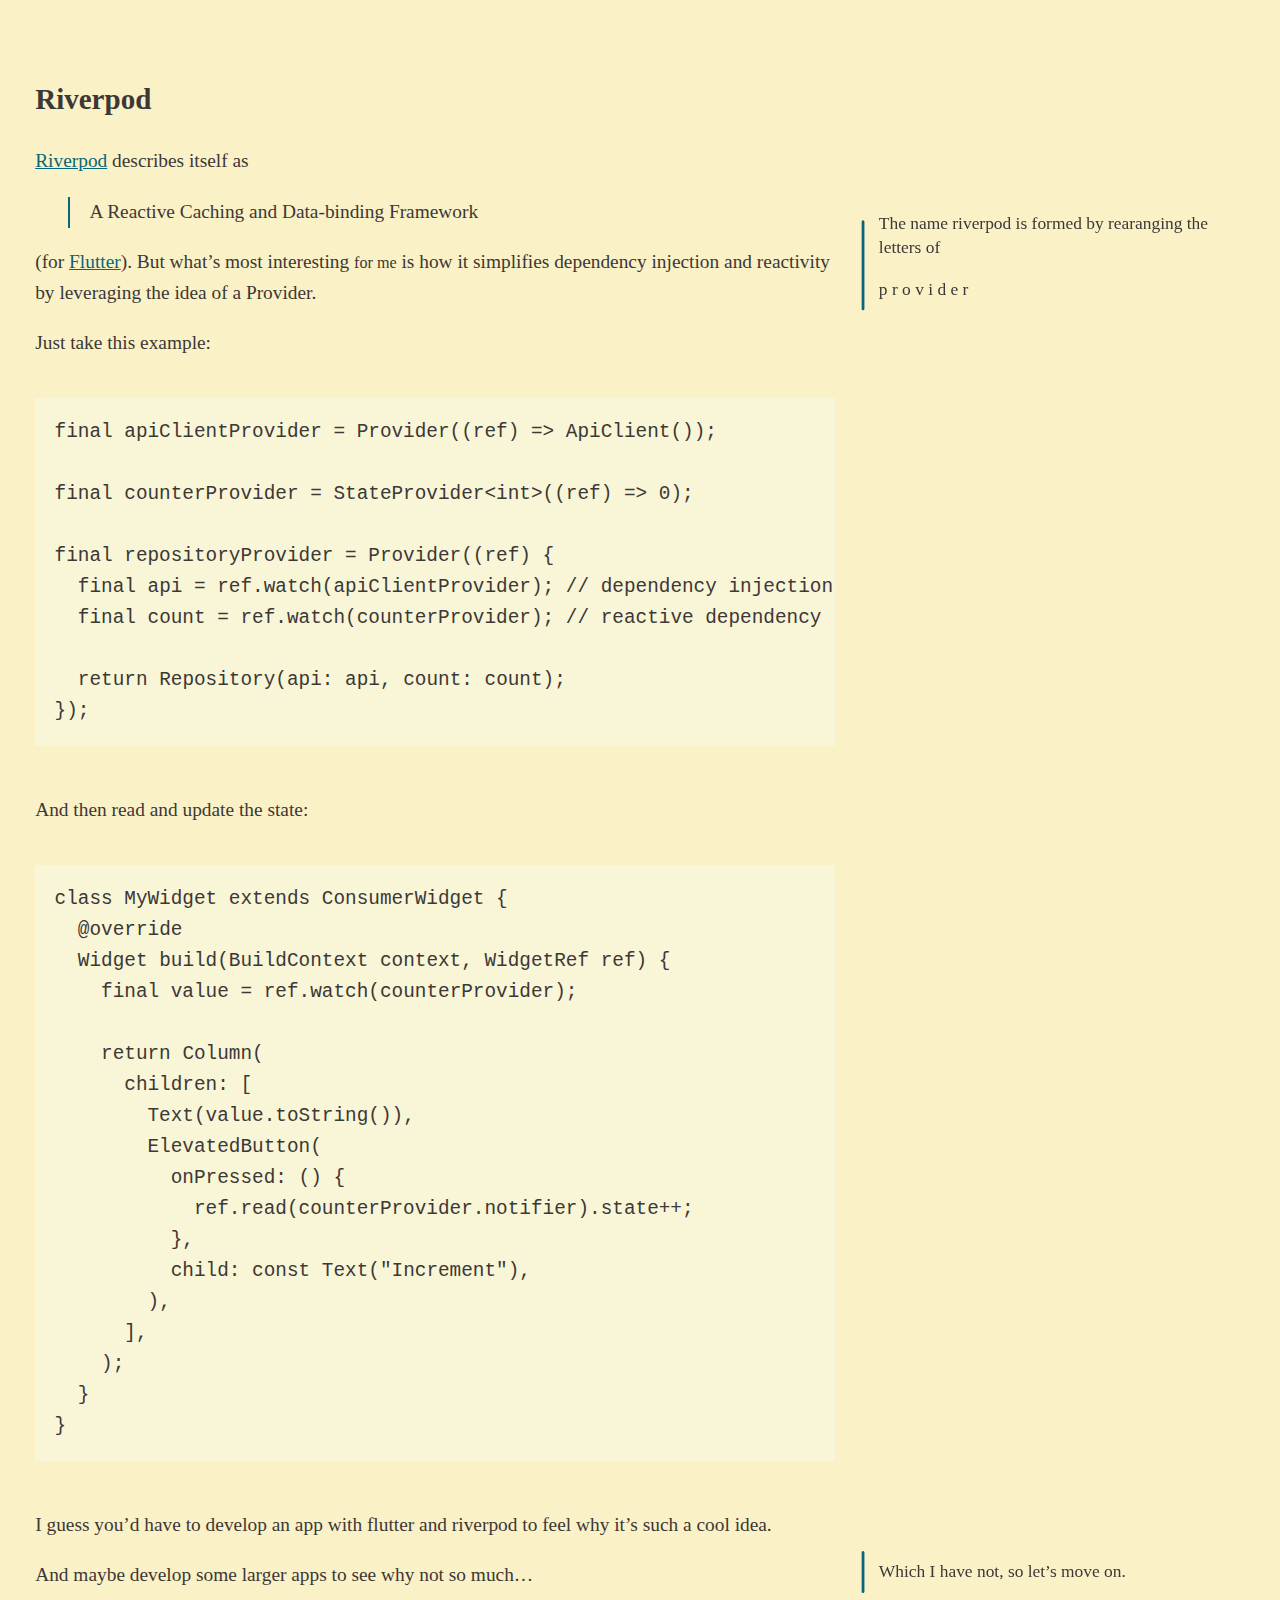
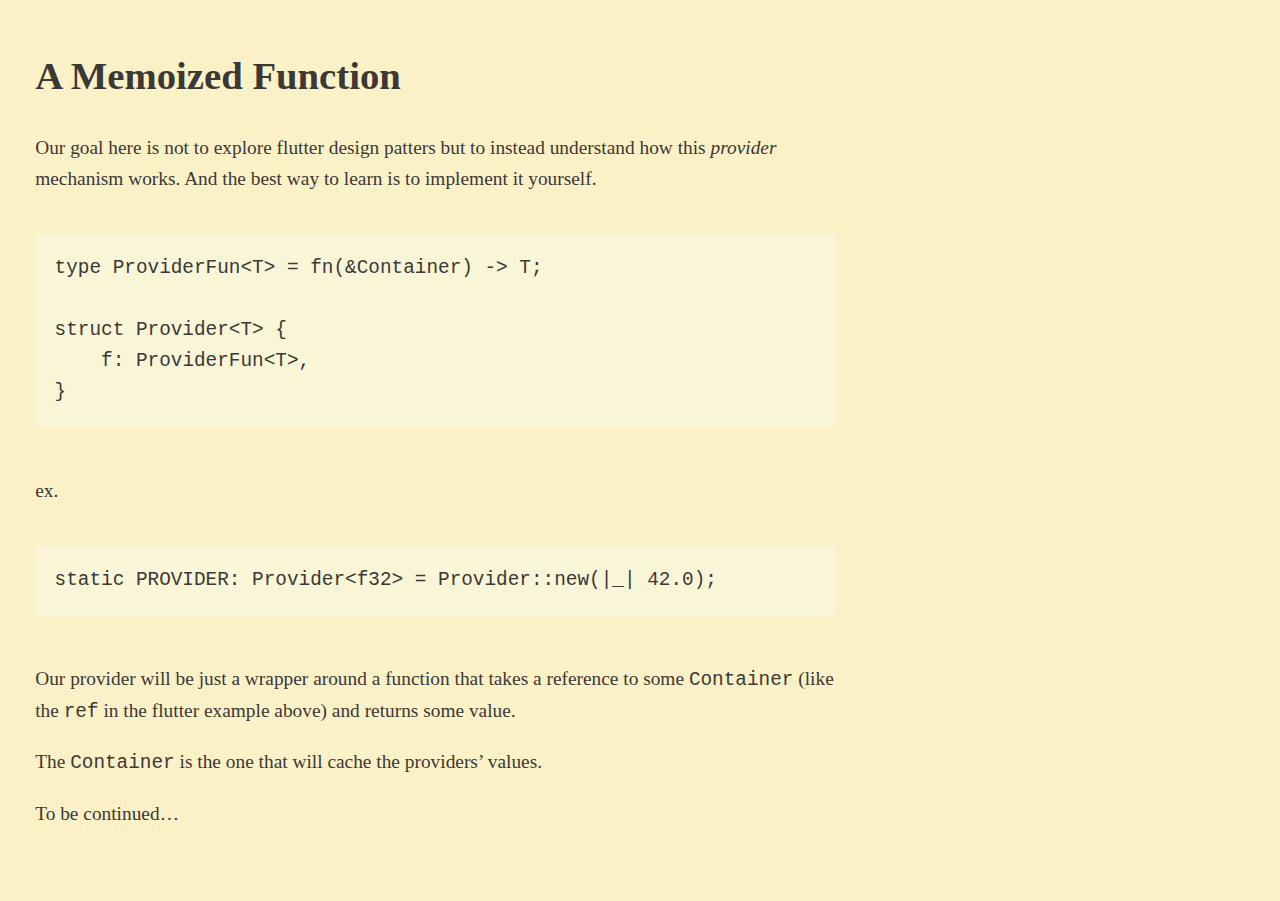
<file: posts/riverpod-rs/index.html>
<!DOCTYPE html>
<html>

<head>
    <meta charset="utf-8">
    <meta name="generator" content="pandoc" />
    <meta name="viewport" content="width=device-width, initial-scale=1.0, user-scalable=yes" />

    <title>Riverpod from scratch</title>

    <link rel="stylesheet" href="../../custom-highlight.css" />
    <link rel="stylesheet" href="../../styles.css" />
    <link rel="stylesheet" href="../../post.css" />
</head>

<body>
        <nav id="TOC">
        <h2>Riverpod from scratch</h2>
        <ul>
        <li><a href="#riverpod" id="toc-riverpod">Riverpod</a></li>
        <li><a href="#a-memoized-function"
        id="toc-a-memoized-function">A Memoized Function</a></li>
        </ul>
    </nav>
    
    <h2 id="riverpod">Riverpod</h2>
    <p><a href="https://riverpod.dev/">Riverpod</a> describes itself
    as</p>
    <blockquote>
    <p>A Reactive Caching and Data-binding Framework</p>
    </blockquote>
    <p>(for <a href="https://flutter.dev/">Flutter</a>). But what’s most
    interesting <small>for me</small> is how it simplifies dependency
    injection and reactivity by leveraging the idea of a Provider.</p>
    <div class="sidenote">
    The name riverpod is formed by rearanging the letters of
    <div class="morph" data-state="source">
    <p><span class="char col0 c0">p</span> <span
    class="char col1 c1">r</span> <span class="char col2 c2">o</span>
    <span class="char col3 c3">v</span> <span
    class="char col4 c4">i</span> <span class="char col5 c5">d</span>
    <span class="char col6 c6">e</span> <span
    class="char col7 c7">r</span></p>
    </div>
    </div>
    <p>Just take this example:</p>
    <div class="sourceCode"><pre class="dart sourceCode"><code class="sourceCode dart"><span class="keyword">final</span> <span class="variable">apiClientProvider</span> <span class="operator">=</span> <span class="type">Provider</span><span class="punctuation bracket">(</span><span class="punctuation bracket">(</span><span class="variable">ref</span><span class="punctuation bracket">)</span> <span class="operator">=&gt;</span> <span class="type">ApiClient</span><span class="punctuation bracket">(</span><span class="punctuation bracket">)</span><span class="punctuation bracket">)</span><span class="punctuation delimiter">;</span>

<span class="keyword">final</span> <span class="variable">counterProvider</span> <span class="operator">=</span> <span class="type">StateProvider</span><span class="operator">&lt;</span><span class="variable">int</span><span class="operator">&gt;</span><span class="punctuation bracket">(</span><span class="punctuation bracket">(</span><span class="variable">ref</span><span class="punctuation bracket">)</span> <span class="operator">=&gt;</span> <span class="number">0</span><span class="punctuation bracket">)</span><span class="punctuation delimiter">;</span>

<span class="keyword">final</span> <span class="variable">repositoryProvider</span> <span class="operator">=</span> <span class="type">Provider</span><span class="punctuation bracket">(</span><span class="punctuation bracket">(</span><span class="variable">ref</span><span class="punctuation bracket">)</span> <span class="punctuation bracket">{</span>
  <span class="keyword">final</span> <span class="variable">api</span> <span class="operator">=</span> <span class="variable">ref</span><span class="punctuation delimiter">.</span><span class="function">watch</span><span class="punctuation bracket">(</span><span class="variable">apiClientProvider</span><span class="punctuation bracket">)</span><span class="punctuation delimiter">;</span> <span class="comment">// dependency injection</span>
  <span class="keyword">final</span> <span class="variable">count</span> <span class="operator">=</span> <span class="variable">ref</span><span class="punctuation delimiter">.</span><span class="function">watch</span><span class="punctuation bracket">(</span><span class="variable">counterProvider</span><span class="punctuation bracket">)</span><span class="punctuation delimiter">;</span> <span class="comment">// reactive dependency</span>

  <span class="keyword">return</span> <span class="type">Repository</span><span class="punctuation bracket">(</span><span class="identifier parameter">api</span><span class="operator">:</span> <span class="variable">api</span><span class="punctuation delimiter">,</span> <span class="identifier parameter">count</span><span class="operator">:</span> <span class="variable">count</span><span class="punctuation bracket">)</span><span class="punctuation delimiter">;</span>
<span class="punctuation bracket">}</span><span class="punctuation bracket">)</span><span class="punctuation delimiter">;</span>
</code></pre></div>
    <p>And then read and update the state:</p>
    <div class="sourceCode"><pre class="dart sourceCode"><code class="sourceCode dart"><span class="keyword">class</span> <span class="type">MyWidget</span> <span class="keyword">extends</span> <span class="type">ConsumerWidget</span> <span class="punctuation bracket">{</span>
  <span class="operator">@</span><span class="attribute">override</span>
  <span class="type">Widget</span> <span class="function">build</span><span class="punctuation bracket">(</span><span class="type">BuildContext</span> <span class="identifier parameter">context</span><span class="punctuation delimiter">,</span> <span class="type">WidgetRef</span> <span class="identifier parameter">ref</span><span class="punctuation bracket">)</span> <span class="punctuation bracket">{</span>
    <span class="keyword">final</span> <span class="variable">value</span> <span class="operator">=</span> <span class="variable">ref</span><span class="punctuation delimiter">.</span><span class="function">watch</span><span class="punctuation bracket">(</span><span class="variable">counterProvider</span><span class="punctuation bracket">)</span><span class="punctuation delimiter">;</span>

    <span class="keyword">return</span> <span class="type">Column</span><span class="punctuation bracket">(</span>
      <span class="identifier parameter">children</span><span class="operator">:</span> <span class="punctuation bracket">[</span>
        <span class="type">Text</span><span class="punctuation bracket">(</span><span class="variable">value</span><span class="punctuation delimiter">.</span><span class="function">toString</span><span class="punctuation bracket">(</span><span class="punctuation bracket">)</span><span class="punctuation bracket">)</span><span class="punctuation delimiter">,</span>
        <span class="type">ElevatedButton</span><span class="punctuation bracket">(</span>
          <span class="identifier parameter">onPressed</span><span class="operator">:</span> <span class="punctuation bracket">(</span><span class="punctuation bracket">)</span> <span class="punctuation bracket">{</span>
            <span class="variable">ref</span><span class="punctuation delimiter">.</span><span class="function">read</span><span class="punctuation bracket">(</span><span class="variable">counterProvider</span><span class="punctuation delimiter">.</span><span class="property">notifier</span><span class="punctuation bracket">)</span><span class="punctuation delimiter">.</span><span class="property">state</span><span class="operator">++</span><span class="punctuation delimiter">;</span>
          <span class="punctuation bracket">}</span><span class="punctuation delimiter">,</span>
          <span class="identifier parameter">child</span><span class="operator">:</span> <span class="keyword">const</span> <span class="type">Text</span><span class="punctuation bracket">(</span><span class="string">&quot;Increment&quot;</span><span class="punctuation bracket">)</span><span class="punctuation delimiter">,</span>
        <span class="punctuation bracket">)</span><span class="punctuation delimiter">,</span>
      <span class="punctuation bracket">]</span><span class="punctuation delimiter">,</span>
    <span class="punctuation bracket">)</span><span class="punctuation delimiter">;</span>
  <span class="punctuation bracket">}</span>
<span class="punctuation bracket">}</span>
</code></pre></div>
    <p>I guess you’d have to develop an app with flutter and riverpod to
    feel why it’s such a cool idea.</p>
    <p>And maybe develop some larger apps to see why not so much…</p>
    <div class="sidenote">
    <p>Which I have not, so let’s move on.</p>
    </div>
    <h1 id="a-memoized-function">A Memoized Function</h1>
    <p>Our goal here is not to explore flutter design patters but to
    instead understand how this <em>provider</em> mechanism works. And
    the best way to learn is to implement it yourself.</p>
    <div class="sourceCode"><pre class="rust sourceCode"><code class="sourceCode rust"><span class="keyword">type</span> <span class="type">ProviderFun</span><span class="punctuation bracket">&lt;</span><span class="type">T</span><span class="punctuation bracket">&gt;</span> = <span class="keyword">fn</span><span class="punctuation bracket">(</span><span class="operator">&amp;</span><span class="type">Container</span><span class="punctuation bracket">)</span> -&gt; <span class="type">T</span><span class="punctuation delimiter">;</span>

<span class="keyword">struct</span> <span class="type">Provider</span><span class="punctuation bracket">&lt;</span><span class="type">T</span><span class="punctuation bracket">&gt;</span> <span class="punctuation bracket">{</span>
    <span class="property">f</span><span class="punctuation delimiter">:</span> <span class="type">ProviderFun</span><span class="punctuation bracket">&lt;</span><span class="type">T</span><span class="punctuation bracket">&gt;</span><span class="punctuation delimiter">,</span>
<span class="punctuation bracket">}</span>
</code></pre></div>
    <p>ex.</p>
    <div class="sourceCode"><pre class="rust sourceCode"><code class="sourceCode rust"><span class="keyword">static</span> <span class="constructor">PROVIDER</span><span class="punctuation delimiter">:</span> <span class="type">Provider</span><span class="punctuation bracket">&lt;</span><span class="type builtin">f32</span><span class="punctuation bracket">&gt;</span> = <span class="type">Provider</span><span class="punctuation delimiter">::</span><span class="function">new</span><span class="punctuation bracket">(</span>|_| <span class="constant builtin">42.0</span><span class="punctuation bracket">)</span><span class="punctuation delimiter">;</span>
</code></pre></div>
    <p>Our provider will be just a wrapper around a function that takes
    a reference to some <code>Container</code> (like the
    <code>ref</code> in the flutter example above) and returns some
    value.</p>
    <p>The <code>Container</code> is the one that will cache the
    providers’ values.</p>
    <p>To be continued…</p>
</body>

</html>
</file>
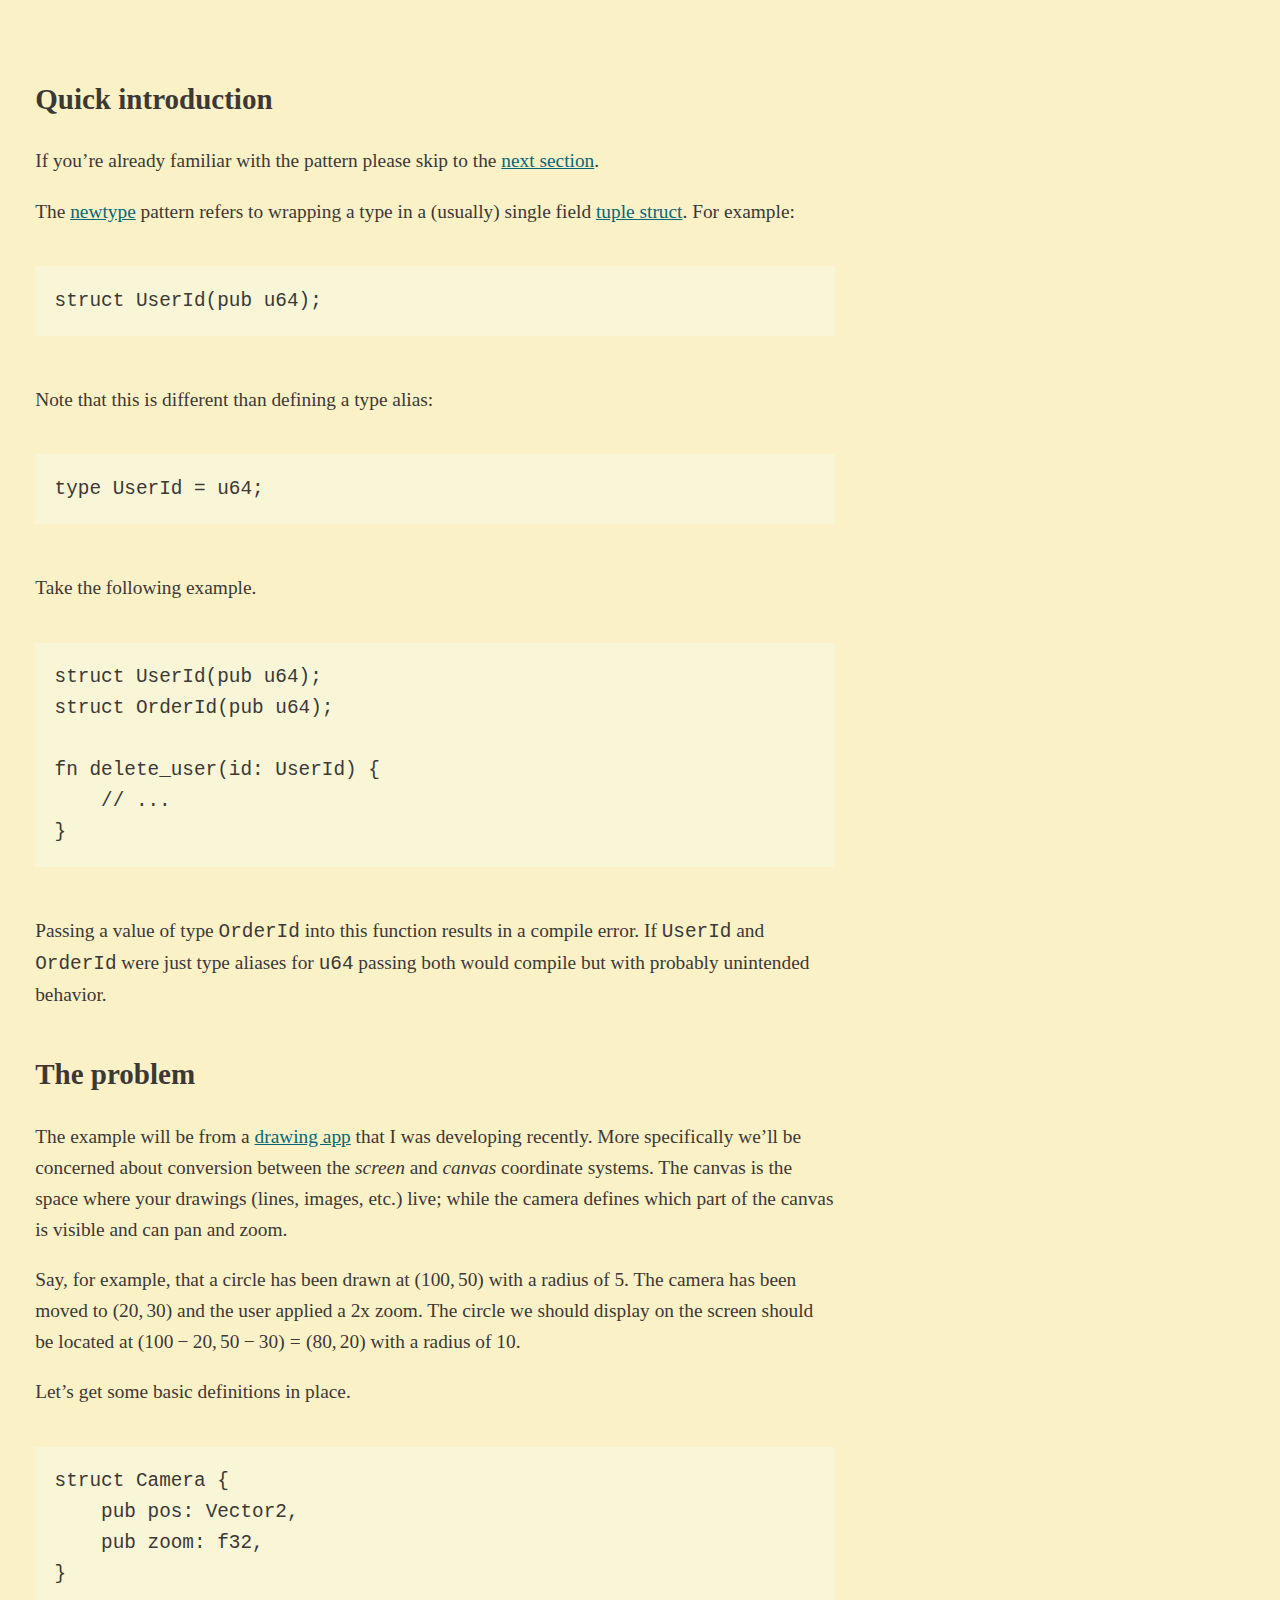
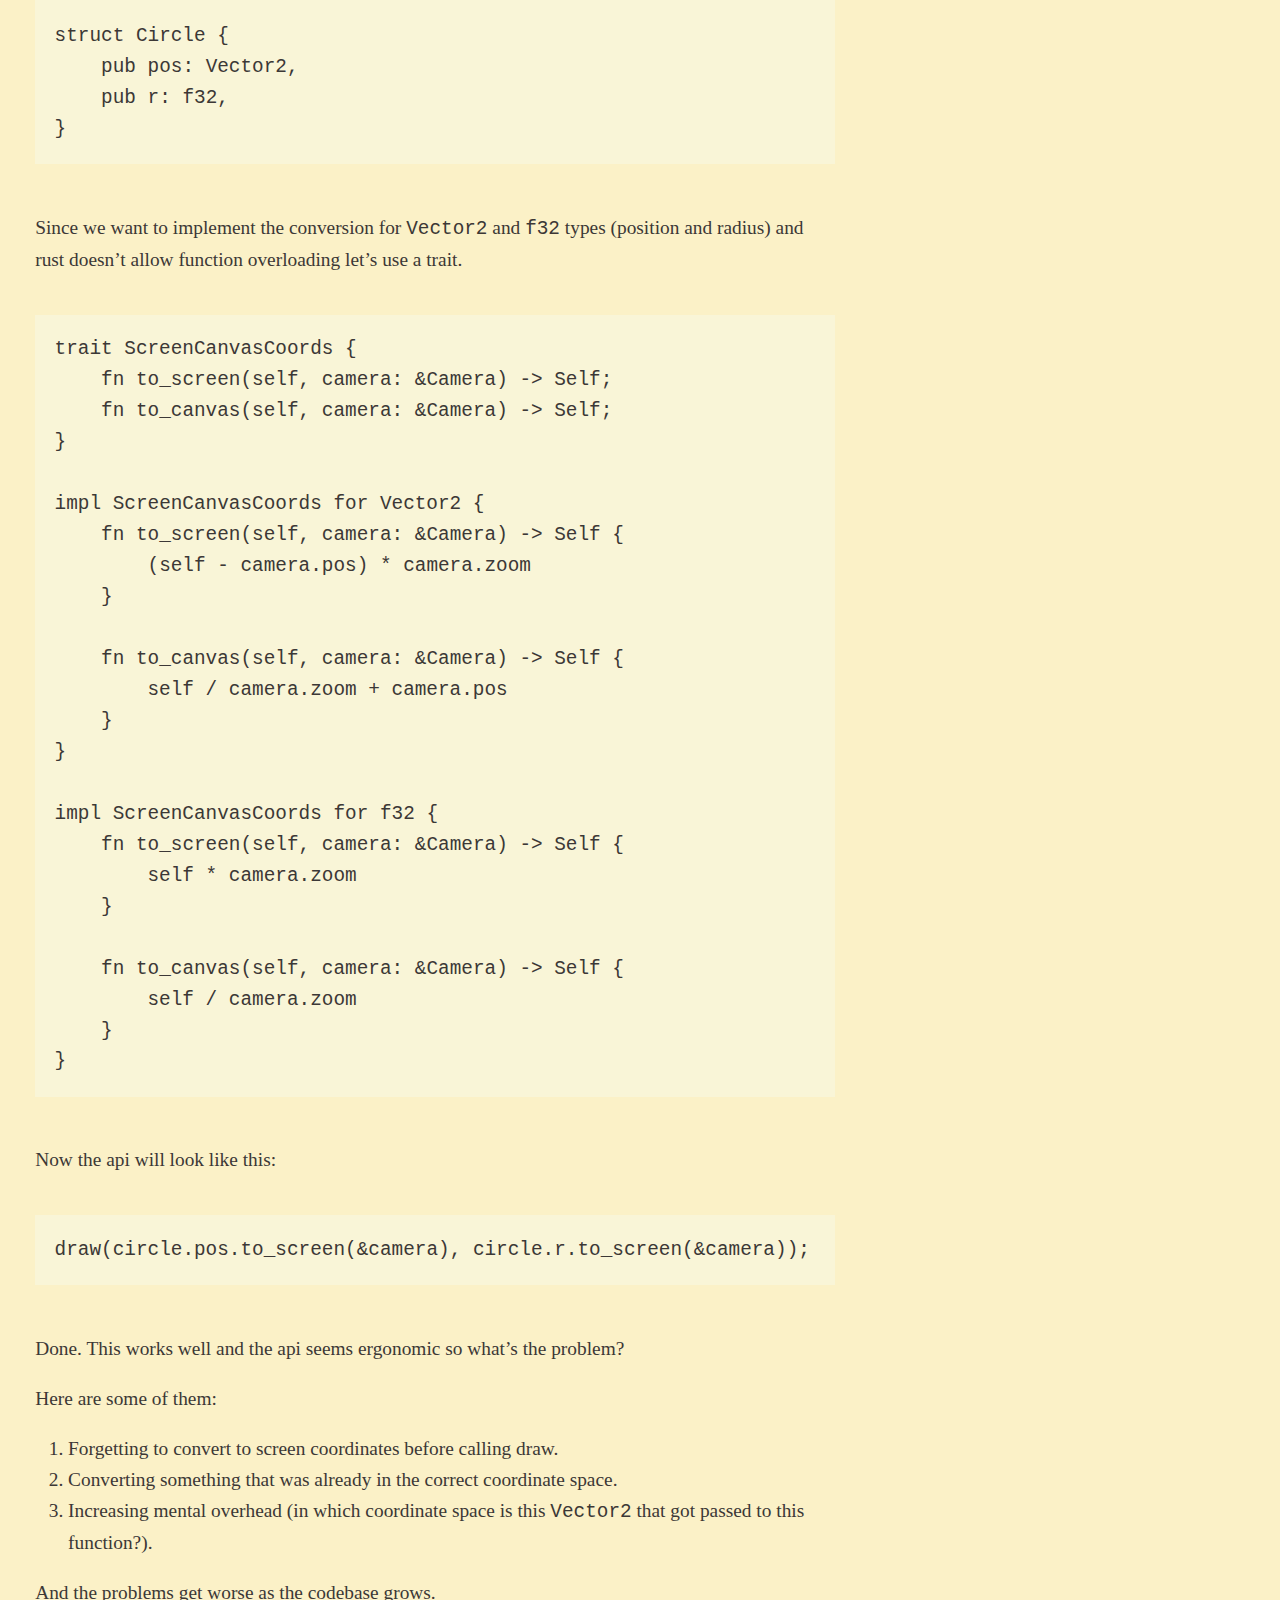
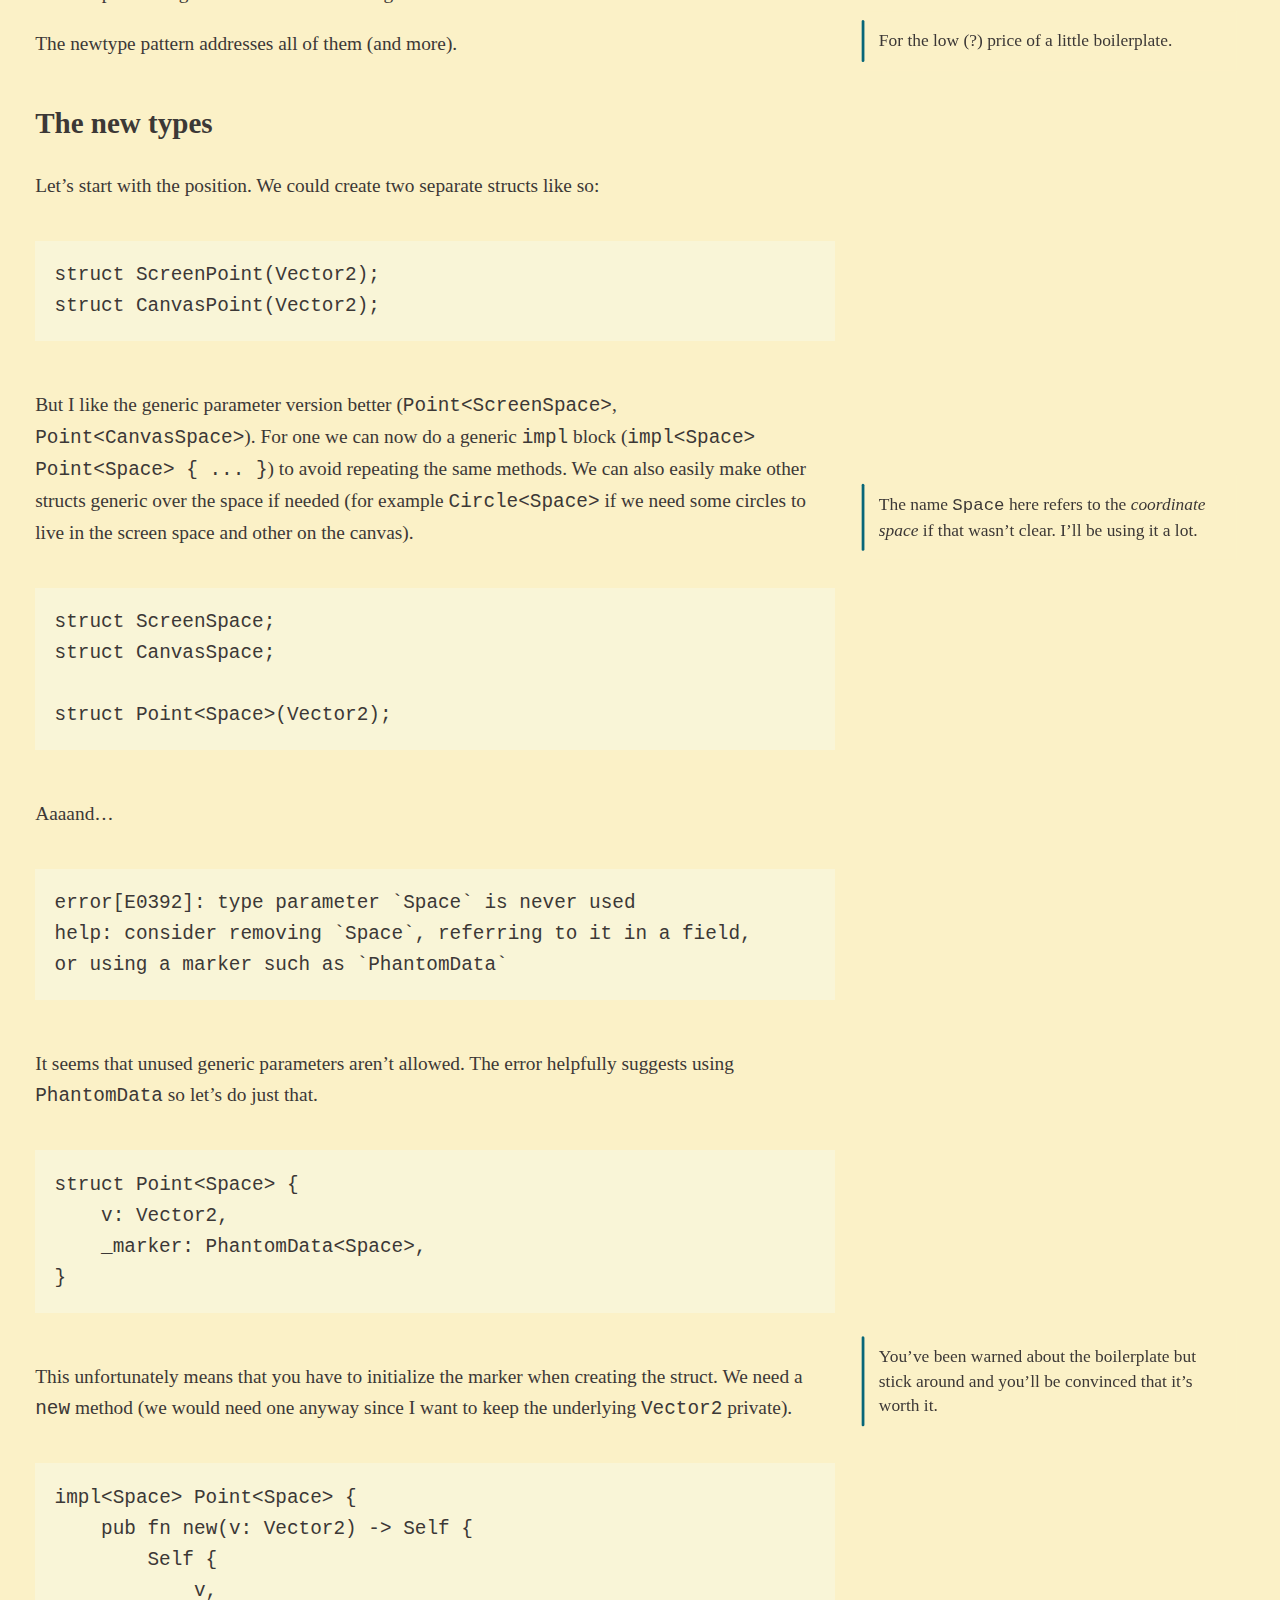
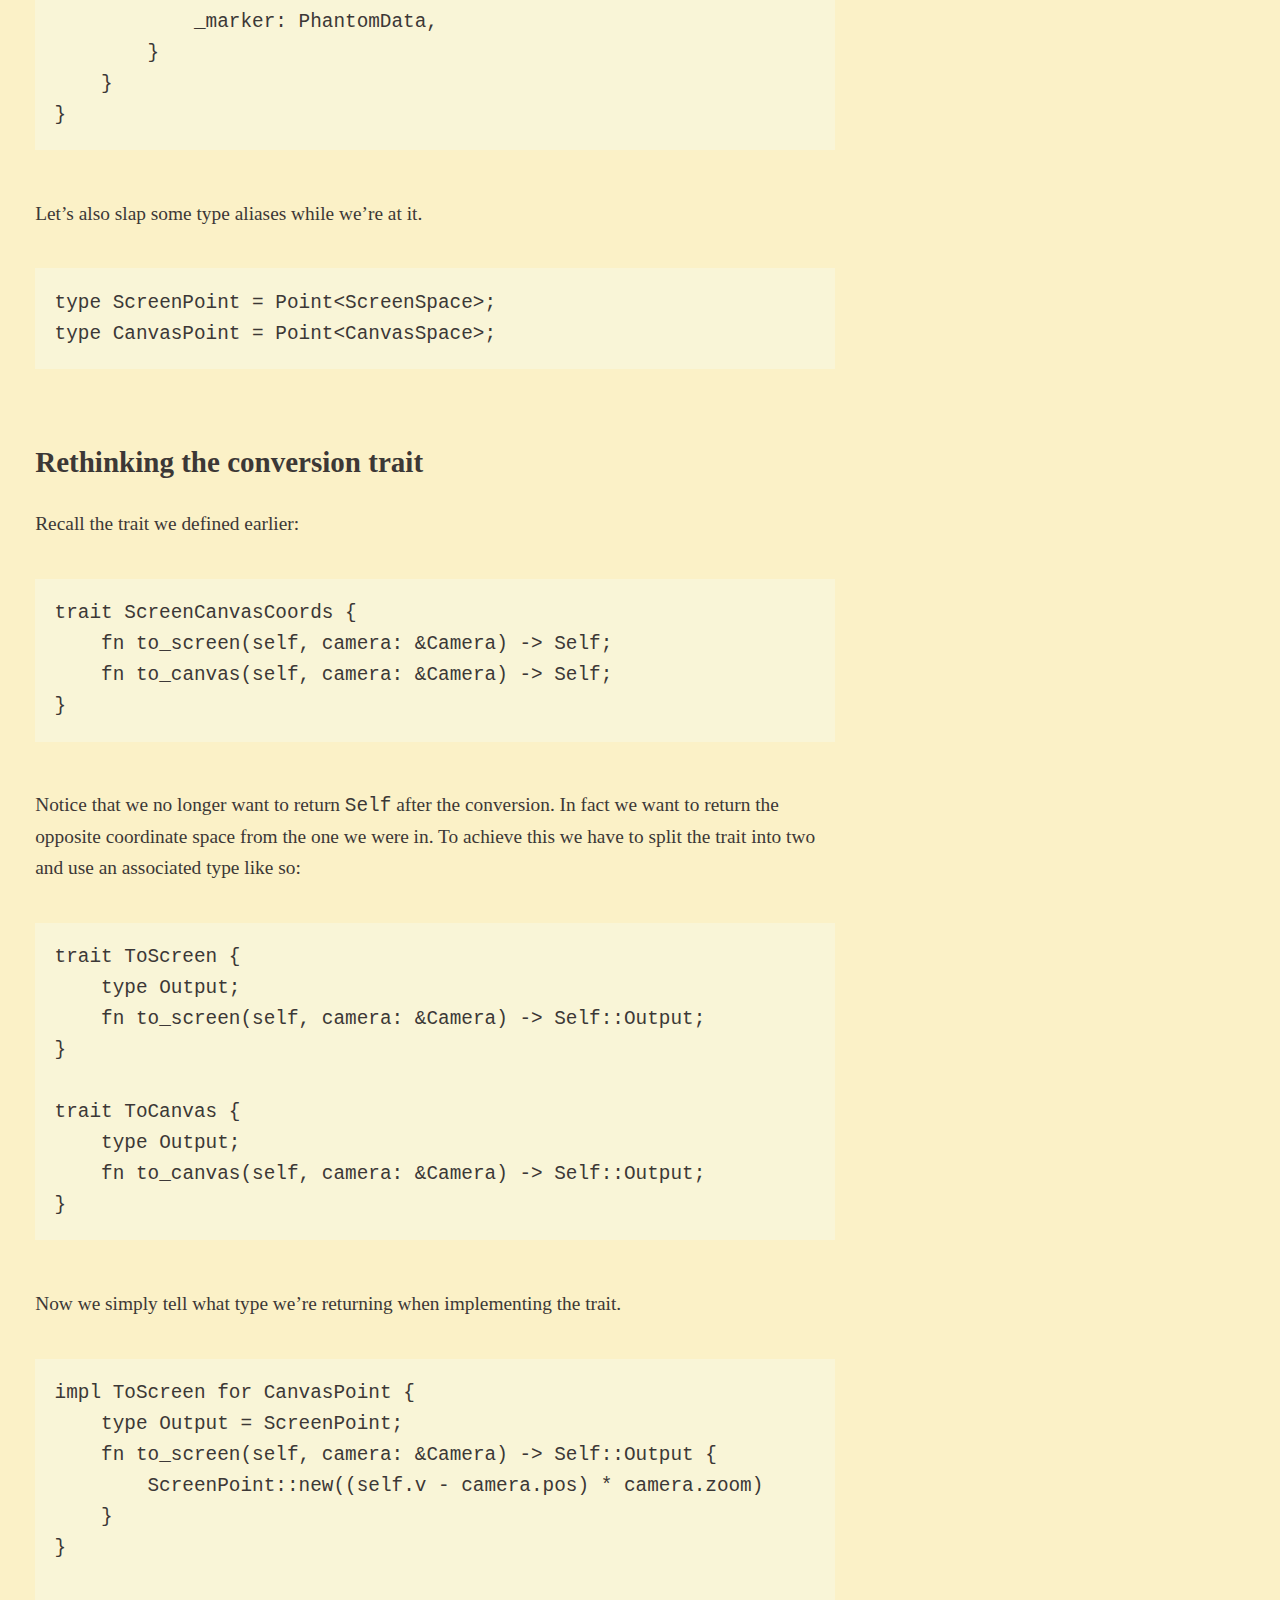
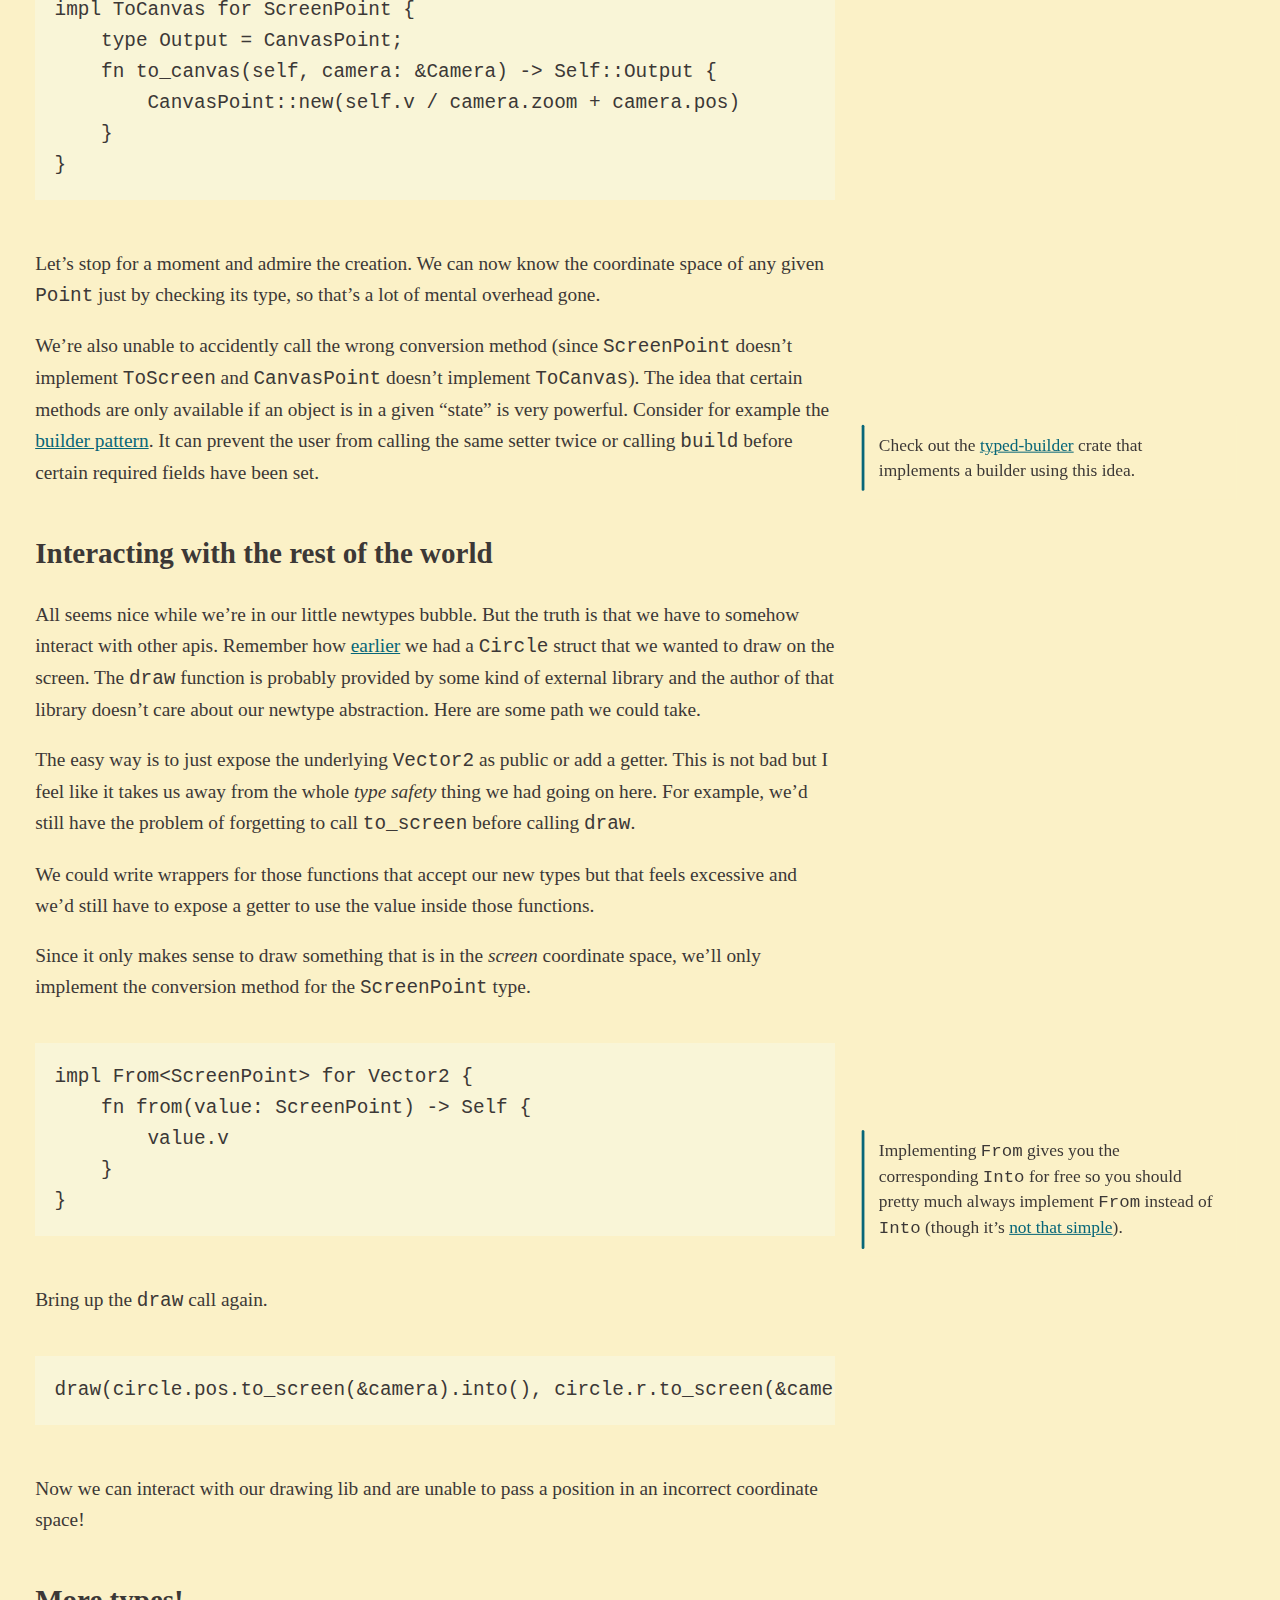
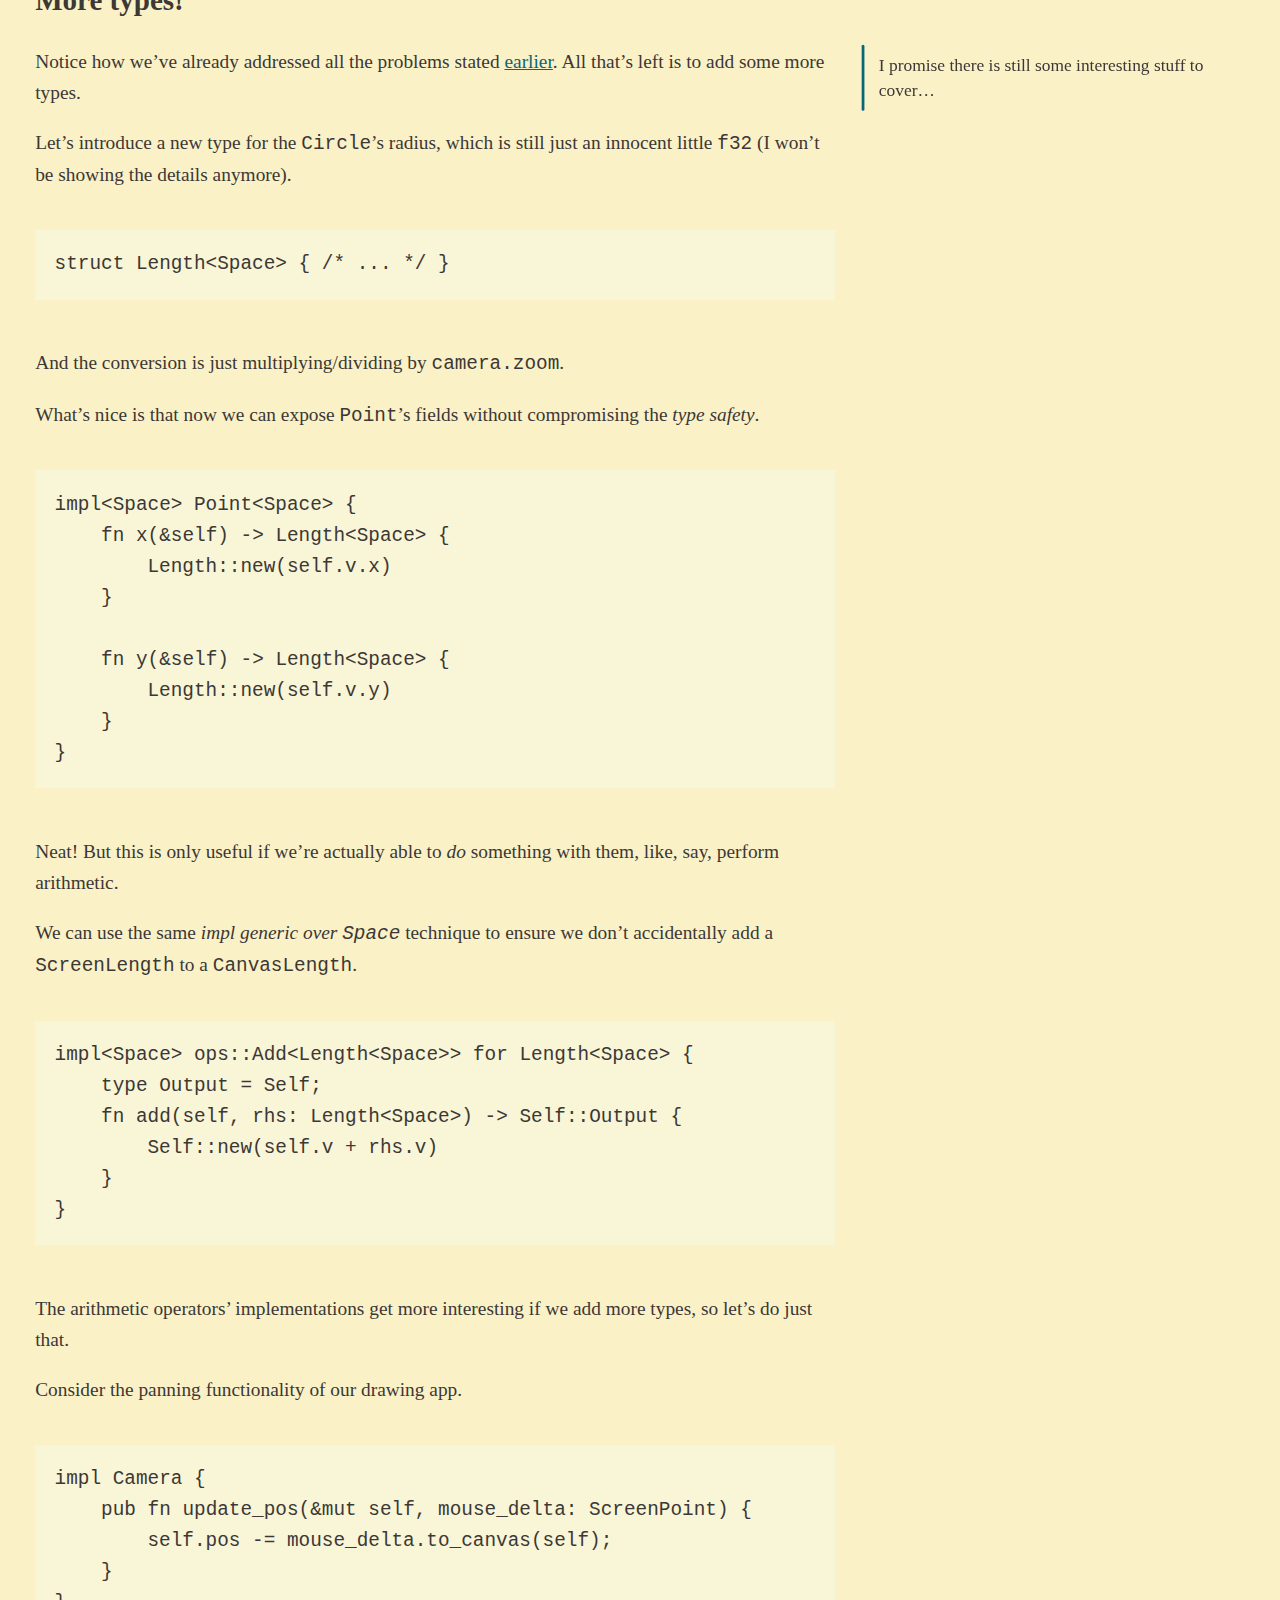
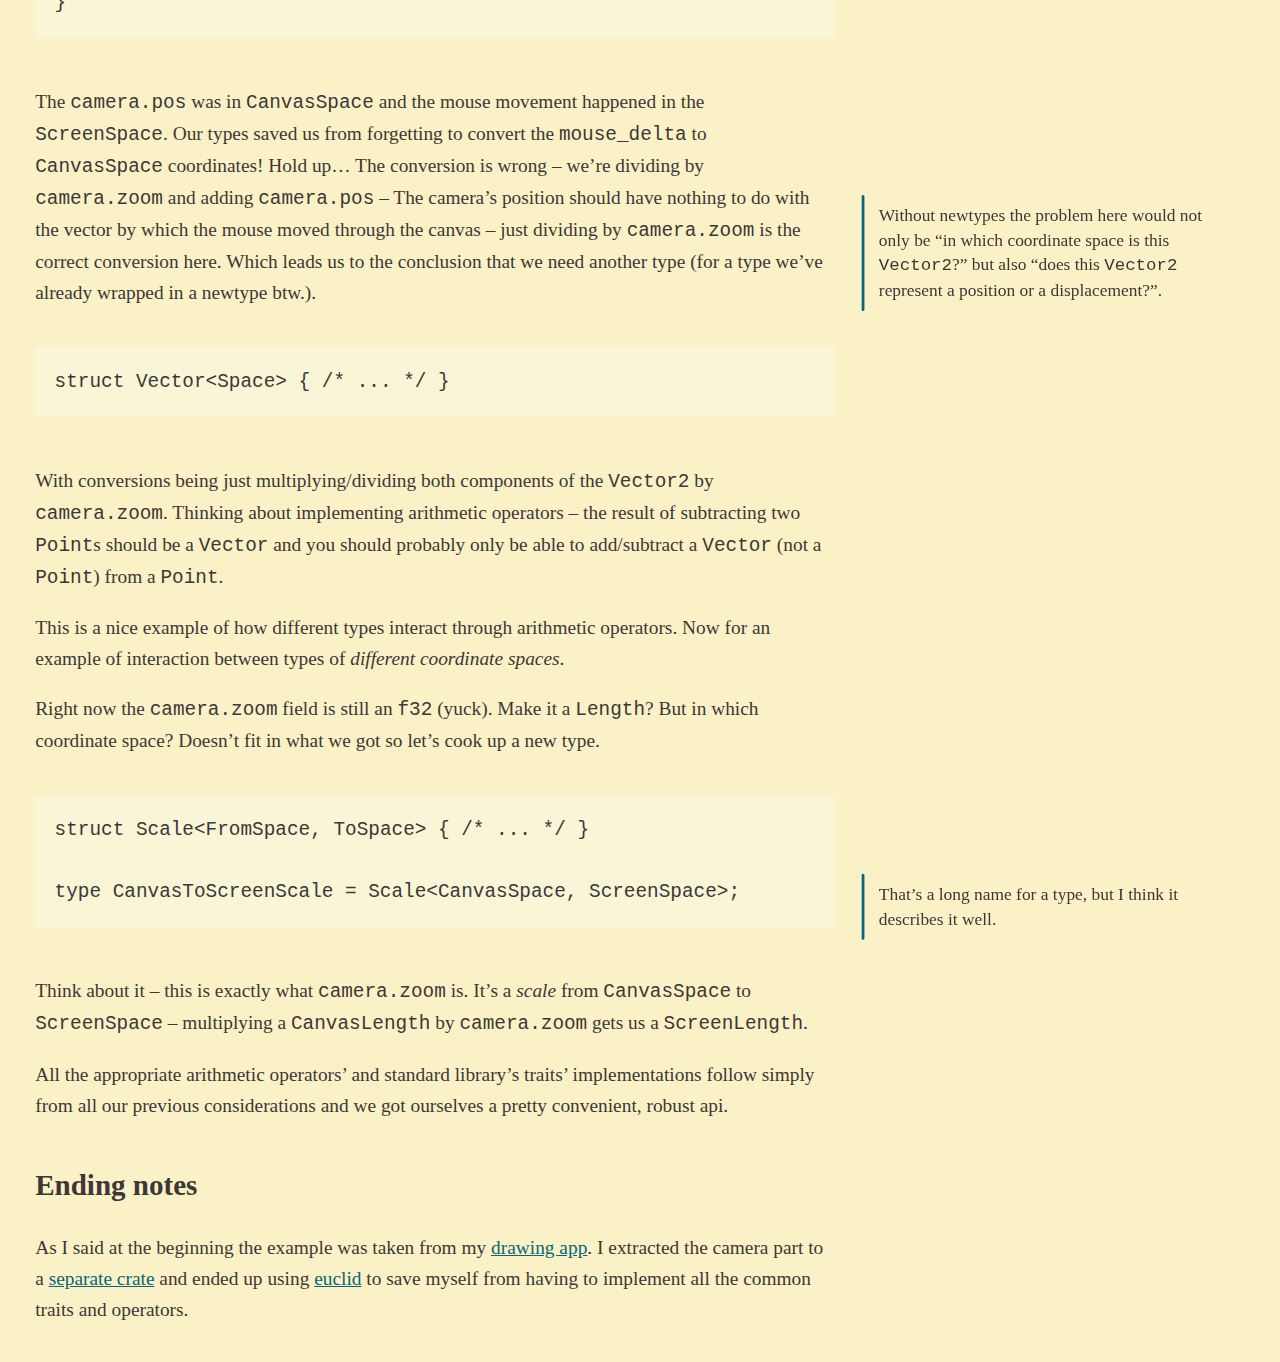
<file: posts/rust-newtype/index.html>
<!DOCTYPE html>
<html>

<head>
    <meta charset="utf-8">
    <meta name="generator" content="pandoc" />
    <meta name="viewport" content="width=device-width, initial-scale=1.0, user-scalable=yes" />

    <title>On Rust’s newtype pattern</title>

    <link rel="stylesheet" href="../../custom-highlight.css" />
    <link rel="stylesheet" href="../../styles.css" />
    <link rel="stylesheet" href="../../post.css" />
</head>

<body>
        <nav id="TOC">
        <h2>On Rust’s newtype pattern</h2>
        <ul>
        <li><a href="#quick-introduction"
        id="toc-quick-introduction">Quick introduction</a></li>
        <li><a href="#the-problem" id="toc-the-problem">The
        problem</a></li>
        <li><a href="#the-new-types" id="toc-the-new-types">The new
        types</a></li>
        <li><a href="#rethinking-the-conversion-trait"
        id="toc-rethinking-the-conversion-trait">Rethinking the
        conversion trait</a></li>
        <li><a href="#interacting-with-the-rest-of-the-world"
        id="toc-interacting-with-the-rest-of-the-world">Interacting with
        the rest of the world</a></li>
        <li><a href="#more-types" id="toc-more-types">More
        types!</a></li>
        <li><a href="#ending-notes" id="toc-ending-notes">Ending
        notes</a></li>
        </ul>
    </nav>
    
    <h2 id="quick-introduction">Quick introduction</h2>
    <p>If you’re already familiar with the pattern please skip to the <a
    href="#the-problem">next section</a>.</p>
    <p>The <a
    href="https://rust-unofficial.github.io/patterns/patterns/behavioural/newtype.html">newtype</a>
    pattern refers to wrapping a type in a (usually) single field <a
    href="https://doc.rust-lang.org/book/ch05-01-defining-structs.html#using-tuple-structs-without-named-fields-to-create-different-types">tuple
    struct</a>. For example:</p>
    <div class="sourceCode"><pre class="rust sourceCode"><code class="sourceCode rust"><span class="keyword">struct</span> <span class="type">UserId</span><span class="punctuation bracket">(</span><span class="keyword">pub</span> <span class="type builtin">u64</span><span class="punctuation bracket">)</span><span class="punctuation delimiter">;</span>
</code></pre></div>
    <p>Note that this is different than defining a type alias:</p>
    <div class="sourceCode"><pre class="rust sourceCode"><code class="sourceCode rust"><span class="keyword">type</span> <span class="type">UserId</span> = <span class="type builtin">u64</span><span class="punctuation delimiter">;</span>
</code></pre></div>
    <p>Take the following example.</p>
    <div class="sourceCode"><pre class="rust sourceCode"><code class="sourceCode rust"><span class="keyword">struct</span> <span class="type">UserId</span><span class="punctuation bracket">(</span><span class="keyword">pub</span> <span class="type builtin">u64</span><span class="punctuation bracket">)</span><span class="punctuation delimiter">;</span>
<span class="keyword">struct</span> <span class="type">OrderId</span><span class="punctuation bracket">(</span><span class="keyword">pub</span> <span class="type builtin">u64</span><span class="punctuation bracket">)</span><span class="punctuation delimiter">;</span>

<span class="keyword">fn</span> <span class="function">delete_user</span><span class="punctuation bracket">(</span><span class="variable parameter">id</span><span class="punctuation delimiter">:</span> <span class="type">UserId</span><span class="punctuation bracket">)</span> <span class="punctuation bracket">{</span>
    <span class="comment">// ...</span>
<span class="punctuation bracket">}</span>
</code></pre></div>
    <p>Passing a value of type <code>OrderId</code> into this function
    results in a compile error. If <code>UserId</code> and
    <code>OrderId</code> were just type aliases for <code>u64</code>
    passing both would compile but with probably unintended
    behavior.</p>
    <h2 id="the-problem">The problem</h2>
    <p>The example will be from a <a
    href="https://github.com/FreePlacki/kajet">drawing app</a> that I
    was developing recently. More specifically we’ll be concerned about
    conversion between the <em>screen</em> and <em>canvas</em>
    coordinate systems. The canvas is the space where your drawings
    (lines, images, etc.) live; while the camera defines which part of
    the canvas is visible and can pan and zoom.</p>
    <p>Say, for example, that a circle has been drawn at
    <math display="inline" xmlns="http://www.w3.org/1998/Math/MathML"><semantics><mrow><mo stretchy="true" form="prefix">(</mo><mn>100</mn><mo>,</mo><mn>50</mn><mo stretchy="true" form="postfix">)</mo></mrow><annotation encoding="application/x-tex">(100, 50)</annotation></semantics></math>
    with a radius of 5. The camera has been moved to
    <math display="inline" xmlns="http://www.w3.org/1998/Math/MathML"><semantics><mrow><mo stretchy="true" form="prefix">(</mo><mn>20</mn><mo>,</mo><mn>30</mn><mo stretchy="true" form="postfix">)</mo></mrow><annotation encoding="application/x-tex">(20, 30)</annotation></semantics></math>
    and the user applied a 2x zoom. The circle we should display on the
    screen should be located at
    <math display="inline" xmlns="http://www.w3.org/1998/Math/MathML"><semantics><mrow><mrow><mo stretchy="true" form="prefix">(</mo><mn>100</mn><mo>−</mo><mn>20</mn><mo>,</mo><mn>50</mn><mo>−</mo><mn>30</mn><mo stretchy="true" form="postfix">)</mo></mrow><mo>=</mo><mrow><mo stretchy="true" form="prefix">(</mo><mn>80</mn><mo>,</mo><mn>20</mn><mo stretchy="true" form="postfix">)</mo></mrow></mrow><annotation encoding="application/x-tex">(100 - 20, 50 - 30) = (80, 20)</annotation></semantics></math>
    with a radius of 10.</p>
    <p>Let’s get some basic definitions in place.</p>
    <div class="sourceCode"><pre class="rust sourceCode"><code class="sourceCode rust"><span class="keyword">struct</span> <span class="type">Camera</span> <span class="punctuation bracket">{</span>
    <span class="keyword">pub</span> <span class="property">pos</span><span class="punctuation delimiter">:</span> <span class="type">Vector2</span><span class="punctuation delimiter">,</span>
    <span class="keyword">pub</span> <span class="property">zoom</span><span class="punctuation delimiter">:</span> <span class="type builtin">f32</span><span class="punctuation delimiter">,</span>
<span class="punctuation bracket">}</span>

<span class="keyword">struct</span> <span class="type">Circle</span> <span class="punctuation bracket">{</span>
    <span class="keyword">pub</span> <span class="property">pos</span><span class="punctuation delimiter">:</span> <span class="type">Vector2</span><span class="punctuation delimiter">,</span>
    <span class="keyword">pub</span> <span class="property">r</span><span class="punctuation delimiter">:</span> <span class="type builtin">f32</span><span class="punctuation delimiter">,</span>
<span class="punctuation bracket">}</span>
</code></pre></div>
    <p>Since we want to implement the conversion for
    <code>Vector2</code> and <code>f32</code> types (position and
    radius) and rust doesn’t allow function overloading let’s use a
    trait.</p>
    <div class="sourceCode"><pre class="rust sourceCode"><code class="sourceCode rust"><span class="keyword">trait</span> <span class="type">ScreenCanvasCoords</span> <span class="punctuation bracket">{</span>
    <span class="keyword">fn</span> <span class="function">to_screen</span><span class="punctuation bracket">(</span><span class="variable builtin">self</span><span class="punctuation delimiter">,</span> <span class="variable parameter">camera</span><span class="punctuation delimiter">:</span> <span class="operator">&amp;</span><span class="type">Camera</span><span class="punctuation bracket">)</span> -&gt; <span class="type">Self</span><span class="punctuation delimiter">;</span>
    <span class="keyword">fn</span> <span class="function">to_canvas</span><span class="punctuation bracket">(</span><span class="variable builtin">self</span><span class="punctuation delimiter">,</span> <span class="variable parameter">camera</span><span class="punctuation delimiter">:</span> <span class="operator">&amp;</span><span class="type">Camera</span><span class="punctuation bracket">)</span> -&gt; <span class="type">Self</span><span class="punctuation delimiter">;</span>
<span class="punctuation bracket">}</span>

<span class="keyword">impl</span> <span class="type">ScreenCanvasCoords</span> <span class="keyword">for</span> <span class="type">Vector2</span> <span class="punctuation bracket">{</span>
    <span class="keyword">fn</span> <span class="function">to_screen</span><span class="punctuation bracket">(</span><span class="variable builtin">self</span><span class="punctuation delimiter">,</span> <span class="variable parameter">camera</span><span class="punctuation delimiter">:</span> <span class="operator">&amp;</span><span class="type">Camera</span><span class="punctuation bracket">)</span> -&gt; <span class="type">Self</span> <span class="punctuation bracket">{</span>
        <span class="punctuation bracket">(</span><span class="variable builtin">self</span> - camera<span class="punctuation delimiter">.</span><span class="property">pos</span><span class="punctuation bracket">)</span> <span class="operator">*</span> camera<span class="punctuation delimiter">.</span><span class="property">zoom</span>
    <span class="punctuation bracket">}</span>

    <span class="keyword">fn</span> <span class="function">to_canvas</span><span class="punctuation bracket">(</span><span class="variable builtin">self</span><span class="punctuation delimiter">,</span> <span class="variable parameter">camera</span><span class="punctuation delimiter">:</span> <span class="operator">&amp;</span><span class="type">Camera</span><span class="punctuation bracket">)</span> -&gt; <span class="type">Self</span> <span class="punctuation bracket">{</span>
        <span class="variable builtin">self</span> / camera<span class="punctuation delimiter">.</span><span class="property">zoom</span> + camera<span class="punctuation delimiter">.</span><span class="property">pos</span>
    <span class="punctuation bracket">}</span>
<span class="punctuation bracket">}</span>

<span class="keyword">impl</span> <span class="type">ScreenCanvasCoords</span> <span class="keyword">for</span> <span class="type builtin">f32</span> <span class="punctuation bracket">{</span>
    <span class="keyword">fn</span> <span class="function">to_screen</span><span class="punctuation bracket">(</span><span class="variable builtin">self</span><span class="punctuation delimiter">,</span> <span class="variable parameter">camera</span><span class="punctuation delimiter">:</span> <span class="operator">&amp;</span><span class="type">Camera</span><span class="punctuation bracket">)</span> -&gt; <span class="type">Self</span> <span class="punctuation bracket">{</span>
        <span class="variable builtin">self</span> <span class="operator">*</span> camera<span class="punctuation delimiter">.</span><span class="property">zoom</span>
    <span class="punctuation bracket">}</span>

    <span class="keyword">fn</span> <span class="function">to_canvas</span><span class="punctuation bracket">(</span><span class="variable builtin">self</span><span class="punctuation delimiter">,</span> <span class="variable parameter">camera</span><span class="punctuation delimiter">:</span> <span class="operator">&amp;</span><span class="type">Camera</span><span class="punctuation bracket">)</span> -&gt; <span class="type">Self</span> <span class="punctuation bracket">{</span>
        <span class="variable builtin">self</span> / camera<span class="punctuation delimiter">.</span><span class="property">zoom</span>
    <span class="punctuation bracket">}</span>
<span class="punctuation bracket">}</span>
</code></pre></div>
    <p>Now the api will look like this:</p>
    <div class="sourceCode"><pre class="rust sourceCode"><code class="sourceCode rust"><span class="function">draw</span><span class="punctuation bracket">(</span>circle<span class="punctuation delimiter">.</span><span class="property">pos</span><span class="punctuation delimiter">.</span><span class="function method">to_screen</span><span class="punctuation bracket">(</span><span class="operator">&amp;</span>camera<span class="punctuation bracket">)</span><span class="punctuation delimiter">,</span> circle<span class="punctuation delimiter">.</span><span class="property">r</span><span class="punctuation delimiter">.</span><span class="function method">to_screen</span><span class="punctuation bracket">(</span><span class="operator">&amp;</span>camera<span class="punctuation bracket">)</span><span class="punctuation bracket">)</span><span class="punctuation delimiter">;</span>
</code></pre></div>
    <p>Done. This works well and the api seems ergonomic so what’s the
    problem?</p>
    <p>Here are some of them:</p>
    <ol type="1">
    <li>Forgetting to convert to screen coordinates before calling
    draw.</li>
    <li>Converting something that was already in the correct coordinate
    space.</li>
    <li>Increasing mental overhead (in which coordinate space is this
    <code>Vector2</code> that got passed to this function?).</li>
    </ol>
    <p>And the problems get worse as the codebase grows.</p>
    <p>The newtype pattern addresses all of them (and more).</p>
    <div class="sidenote">
    <p>For the low (?) price of a little boilerplate.</p>
    </div>
    <h2 id="the-new-types">The new types</h2>
    <p>Let’s start with the position. We could create two separate
    structs like so:</p>
    <div class="sourceCode"><pre class="rust sourceCode"><code class="sourceCode rust"><span class="keyword">struct</span> <span class="type">ScreenPoint</span><span class="punctuation bracket">(</span><span class="type">Vector2</span><span class="punctuation bracket">)</span><span class="punctuation delimiter">;</span>
<span class="keyword">struct</span> <span class="type">CanvasPoint</span><span class="punctuation bracket">(</span><span class="type">Vector2</span><span class="punctuation bracket">)</span><span class="punctuation delimiter">;</span>
</code></pre></div>
    <p>But I like the generic parameter version better
    (<code>Point&lt;ScreenSpace&gt;</code>,
    <code>Point&lt;CanvasSpace&gt;</code>). For one we can now do a
    generic <code>impl</code> block
    (<code>impl&lt;Space&gt; Point&lt;Space&gt; { ... }</code>) to avoid
    repeating the same methods. We can also easily make other structs
    generic over the space if needed (for example
    <code>Circle&lt;Space&gt;</code> if we need some circles to live in
    the screen space and other on the canvas).</p>
    <div class="sidenote">
    <p>The name <code>Space</code> here refers to the <em>coordinate
    space</em> if that wasn’t clear. I’ll be using it a lot.</p>
    </div>
    <div class="sourceCode"><pre class="rust sourceCode"><code class="sourceCode rust"><span class="keyword">struct</span> <span class="type">ScreenSpace</span><span class="punctuation delimiter">;</span>
<span class="keyword">struct</span> <span class="type">CanvasSpace</span><span class="punctuation delimiter">;</span>

<span class="keyword">struct</span> <span class="type">Point</span><span class="punctuation bracket">&lt;</span><span class="type">Space</span><span class="punctuation bracket">&gt;</span><span class="punctuation bracket">(</span><span class="type">Vector2</span><span class="punctuation bracket">)</span><span class="punctuation delimiter">;</span>
</code></pre></div>
    <p>Aaaand…</p>
    <div class="sourceCode"><pre class="rust sourceCode"><code class="sourceCode rust">error<span class="punctuation bracket">[</span><span class="constructor">E0392</span><span class="punctuation bracket">]</span><span class="punctuation delimiter">:</span> <span class="keyword">type</span> parameter `<span class="constructor">Space</span>` is never used
help<span class="punctuation delimiter">:</span> consider removing `<span class="constructor">Space</span>`<span class="punctuation delimiter">,</span> referring to it in a field<span class="punctuation delimiter">,</span>
or using a marker such as `<span class="type">PhantomData</span>`
</code></pre></div>
    <p>It seems that unused generic parameters aren’t allowed. The error
    helpfully suggests using <code>PhantomData</code> so let’s do just
    that.</p>
    <div class="sourceCode"><pre class="rust sourceCode"><code class="sourceCode rust"><span class="keyword">struct</span> <span class="type">Point</span><span class="punctuation bracket">&lt;</span><span class="type">Space</span><span class="punctuation bracket">&gt;</span> <span class="punctuation bracket">{</span>
    <span class="property">v</span><span class="punctuation delimiter">:</span> <span class="type">Vector2</span><span class="punctuation delimiter">,</span>
    <span class="property">_marker</span><span class="punctuation delimiter">:</span> <span class="type">PhantomData</span><span class="punctuation bracket">&lt;</span><span class="type">Space</span><span class="punctuation bracket">&gt;</span><span class="punctuation delimiter">,</span>
<span class="punctuation bracket">}</span>
</code></pre></div>
    <p>This unfortunately means that you have to initialize the marker
    when creating the struct. We need a <code>new</code> method (we
    would need one anyway since I want to keep the underlying
    <code>Vector2</code> private).</p>
    <div class="sidenote">
    <p>You’ve been warned about the boilerplate but stick around and
    you’ll be convinced that it’s worth it.</p>
    </div>
    <div class="sourceCode"><pre class="rust sourceCode"><code class="sourceCode rust"><span class="keyword">impl</span><span class="punctuation bracket">&lt;</span><span class="type">Space</span><span class="punctuation bracket">&gt;</span> <span class="type">Point</span><span class="punctuation bracket">&lt;</span><span class="type">Space</span><span class="punctuation bracket">&gt;</span> <span class="punctuation bracket">{</span>
    <span class="keyword">pub</span> <span class="keyword">fn</span> <span class="function">new</span><span class="punctuation bracket">(</span><span class="variable parameter">v</span><span class="punctuation delimiter">:</span> <span class="type">Vector2</span><span class="punctuation bracket">)</span> -&gt; <span class="type">Self</span> <span class="punctuation bracket">{</span>
        <span class="type">Self</span> <span class="punctuation bracket">{</span>
            v<span class="punctuation delimiter">,</span>
            <span class="property">_marker</span><span class="punctuation delimiter">:</span> <span class="constructor">PhantomData</span><span class="punctuation delimiter">,</span>
        <span class="punctuation bracket">}</span>
    <span class="punctuation bracket">}</span>
<span class="punctuation bracket">}</span>
</code></pre></div>
    <p>Let’s also slap some type aliases while we’re at it.</p>
    <div class="sourceCode"><pre class="rust sourceCode"><code class="sourceCode rust"><span class="keyword">type</span> <span class="type">ScreenPoint</span> = <span class="type">Point</span><span class="punctuation bracket">&lt;</span><span class="type">ScreenSpace</span><span class="punctuation bracket">&gt;</span><span class="punctuation delimiter">;</span>
<span class="keyword">type</span> <span class="type">CanvasPoint</span> = <span class="type">Point</span><span class="punctuation bracket">&lt;</span><span class="type">CanvasSpace</span><span class="punctuation bracket">&gt;</span><span class="punctuation delimiter">;</span>
</code></pre></div>
    <h2 id="rethinking-the-conversion-trait">Rethinking the conversion
    trait</h2>
    <p>Recall the trait we defined earlier:</p>
    <div class="sourceCode"><pre class="rust sourceCode"><code class="sourceCode rust"><span class="keyword">trait</span> <span class="type">ScreenCanvasCoords</span> <span class="punctuation bracket">{</span>
    <span class="keyword">fn</span> <span class="function">to_screen</span><span class="punctuation bracket">(</span><span class="variable builtin">self</span><span class="punctuation delimiter">,</span> <span class="variable parameter">camera</span><span class="punctuation delimiter">:</span> <span class="operator">&amp;</span><span class="type">Camera</span><span class="punctuation bracket">)</span> -&gt; <span class="type">Self</span><span class="punctuation delimiter">;</span>
    <span class="keyword">fn</span> <span class="function">to_canvas</span><span class="punctuation bracket">(</span><span class="variable builtin">self</span><span class="punctuation delimiter">,</span> <span class="variable parameter">camera</span><span class="punctuation delimiter">:</span> <span class="operator">&amp;</span><span class="type">Camera</span><span class="punctuation bracket">)</span> -&gt; <span class="type">Self</span><span class="punctuation delimiter">;</span>
<span class="punctuation bracket">}</span>
</code></pre></div>
    <p>Notice that we no longer want to return <code>Self</code> after
    the conversion. In fact we want to return the opposite coordinate
    space from the one we were in. To achieve this we have to split the
    trait into two and use an associated type like so:</p>
    <div class="sourceCode"><pre class="rust sourceCode"><code class="sourceCode rust"><span class="keyword">trait</span> <span class="type">ToScreen</span> <span class="punctuation bracket">{</span>
    <span class="keyword">type</span> <span class="type">Output</span><span class="punctuation delimiter">;</span>
    <span class="keyword">fn</span> <span class="function">to_screen</span><span class="punctuation bracket">(</span><span class="variable builtin">self</span><span class="punctuation delimiter">,</span> <span class="variable parameter">camera</span><span class="punctuation delimiter">:</span> <span class="operator">&amp;</span><span class="type">Camera</span><span class="punctuation bracket">)</span> -&gt; <span class="type">Self</span><span class="punctuation delimiter">::</span><span class="type">Output</span><span class="punctuation delimiter">;</span>
<span class="punctuation bracket">}</span>

<span class="keyword">trait</span> <span class="type">ToCanvas</span> <span class="punctuation bracket">{</span>
    <span class="keyword">type</span> <span class="type">Output</span><span class="punctuation delimiter">;</span>
    <span class="keyword">fn</span> <span class="function">to_canvas</span><span class="punctuation bracket">(</span><span class="variable builtin">self</span><span class="punctuation delimiter">,</span> <span class="variable parameter">camera</span><span class="punctuation delimiter">:</span> <span class="operator">&amp;</span><span class="type">Camera</span><span class="punctuation bracket">)</span> -&gt; <span class="type">Self</span><span class="punctuation delimiter">::</span><span class="type">Output</span><span class="punctuation delimiter">;</span>
<span class="punctuation bracket">}</span>
</code></pre></div>
    <p>Now we simply tell what type we’re returning when implementing
    the trait.</p>
    <div class="sourceCode"><pre class="rust sourceCode"><code class="sourceCode rust"><span class="keyword">impl</span> <span class="type">ToScreen</span> <span class="keyword">for</span> <span class="type">CanvasPoint</span> <span class="punctuation bracket">{</span>
    <span class="keyword">type</span> <span class="type">Output</span> = <span class="type">ScreenPoint</span><span class="punctuation delimiter">;</span>
    <span class="keyword">fn</span> <span class="function">to_screen</span><span class="punctuation bracket">(</span><span class="variable builtin">self</span><span class="punctuation delimiter">,</span> <span class="variable parameter">camera</span><span class="punctuation delimiter">:</span> <span class="operator">&amp;</span><span class="type">Camera</span><span class="punctuation bracket">)</span> -&gt; <span class="type">Self</span><span class="punctuation delimiter">::</span><span class="type">Output</span> <span class="punctuation bracket">{</span>
        <span class="type">ScreenPoint</span><span class="punctuation delimiter">::</span><span class="function">new</span><span class="punctuation bracket">(</span><span class="punctuation bracket">(</span><span class="variable builtin">self</span><span class="punctuation delimiter">.</span><span class="property">v</span> - camera<span class="punctuation delimiter">.</span><span class="property">pos</span><span class="punctuation bracket">)</span> <span class="operator">*</span> camera<span class="punctuation delimiter">.</span><span class="property">zoom</span><span class="punctuation bracket">)</span>
    <span class="punctuation bracket">}</span>
<span class="punctuation bracket">}</span>

<span class="keyword">impl</span> <span class="type">ToCanvas</span> <span class="keyword">for</span> <span class="type">ScreenPoint</span> <span class="punctuation bracket">{</span>
    <span class="keyword">type</span> <span class="type">Output</span> = <span class="type">CanvasPoint</span><span class="punctuation delimiter">;</span>
    <span class="keyword">fn</span> <span class="function">to_canvas</span><span class="punctuation bracket">(</span><span class="variable builtin">self</span><span class="punctuation delimiter">,</span> <span class="variable parameter">camera</span><span class="punctuation delimiter">:</span> <span class="operator">&amp;</span><span class="type">Camera</span><span class="punctuation bracket">)</span> -&gt; <span class="type">Self</span><span class="punctuation delimiter">::</span><span class="type">Output</span> <span class="punctuation bracket">{</span>
        <span class="type">CanvasPoint</span><span class="punctuation delimiter">::</span><span class="function">new</span><span class="punctuation bracket">(</span><span class="variable builtin">self</span><span class="punctuation delimiter">.</span><span class="property">v</span> / camera<span class="punctuation delimiter">.</span><span class="property">zoom</span> + camera<span class="punctuation delimiter">.</span><span class="property">pos</span><span class="punctuation bracket">)</span>
    <span class="punctuation bracket">}</span>
<span class="punctuation bracket">}</span>
</code></pre></div>
    <p>Let’s stop for a moment and admire the creation. We can now know
    the coordinate space of any given <code>Point</code> just by
    checking its type, so that’s a lot of mental overhead gone.</p>
    <p>We’re also unable to accidently call the wrong conversion method
    (since <code>ScreenPoint</code> doesn’t implement
    <code>ToScreen</code> and <code>CanvasPoint</code> doesn’t implement
    <code>ToCanvas</code>). The idea that certain methods are only
    available if an object is in a given “state” is very powerful.
    Consider for example the <a
    href="https://rust-unofficial.github.io/patterns/patterns/creational/builder.html">builder
    pattern</a>. It can prevent the user from calling the same setter
    twice or calling <code>build</code> before certain required fields
    have been set.</p>
    <div class="sidenote">
    <p>Check out the <a
    href="https://github.com/idanarye/rust-typed-builder">typed-builder</a>
    crate that implements a builder using this idea.</p>
    </div>
    <h2 id="interacting-with-the-rest-of-the-world">Interacting with the
    rest of the world</h2>
    <p>All seems nice while we’re in our little newtypes bubble. But the
    truth is that we have to somehow interact with other apis. Remember
    how <a href="#the-problem">earlier</a> we had a <code>Circle</code>
    struct that we wanted to draw on the screen. The <code>draw</code>
    function is probably provided by some kind of external library and
    the author of that library doesn’t care about our newtype
    abstraction. Here are some path we could take.</p>
    <p>The easy way is to just expose the underlying
    <code>Vector2</code> as public or add a getter. This is not bad but
    I feel like it takes us away from the whole <em>type safety</em>
    thing we had going on here. For example, we’d still have the problem
    of forgetting to call <code>to_screen</code> before calling
    <code>draw</code>.</p>
    <p>We could write wrappers for those functions that accept our new
    types but that feels excessive and we’d still have to expose a
    getter to use the value inside those functions.</p>
    <p>Since it only makes sense to draw something that is in the
    <em>screen</em> coordinate space, we’ll only implement the
    conversion method for the <code>ScreenPoint</code> type.</p>
    <div class="sourceCode"><pre class="rust sourceCode"><code class="sourceCode rust"><span class="keyword">impl</span> <span class="type">From</span><span class="punctuation bracket">&lt;</span><span class="type">ScreenPoint</span><span class="punctuation bracket">&gt;</span> <span class="keyword">for</span> <span class="type">Vector2</span> <span class="punctuation bracket">{</span>
    <span class="keyword">fn</span> <span class="function">from</span><span class="punctuation bracket">(</span><span class="variable parameter">value</span><span class="punctuation delimiter">:</span> <span class="type">ScreenPoint</span><span class="punctuation bracket">)</span> -&gt; <span class="type">Self</span> <span class="punctuation bracket">{</span>
        value<span class="punctuation delimiter">.</span><span class="property">v</span>
    <span class="punctuation bracket">}</span>
<span class="punctuation bracket">}</span>
</code></pre></div>
    <div class="sidenote">
    <p>Implementing <code>From</code> gives you the corresponding
    <code>Into</code> for free so you should pretty much always
    implement <code>From</code> instead of <code>Into</code> (though
    it’s <a
    href="https://users.rust-lang.org/t/from-into-confusion-why-do-we-need-both/80181">not
    that simple</a>).</p>
    </div>
    <p>Bring up the <code>draw</code> call again.</p>
    <div class="sourceCode"><pre class="rust sourceCode"><code class="sourceCode rust"><span class="function">draw</span><span class="punctuation bracket">(</span>circle<span class="punctuation delimiter">.</span><span class="property">pos</span><span class="punctuation delimiter">.</span><span class="function method">to_screen</span><span class="punctuation bracket">(</span><span class="operator">&amp;</span>camera<span class="punctuation bracket">)</span><span class="punctuation delimiter">.</span><span class="function method">into</span><span class="punctuation bracket">(</span><span class="punctuation bracket">)</span><span class="punctuation delimiter">,</span> circle<span class="punctuation delimiter">.</span><span class="property">r</span><span class="punctuation delimiter">.</span><span class="function method">to_screen</span><span class="punctuation bracket">(</span><span class="operator">&amp;</span>camera<span class="punctuation bracket">)</span><span class="punctuation delimiter">.</span><span class="function method">into</span><span class="punctuation bracket">(</span><span class="punctuation bracket">)</span><span class="punctuation bracket">)</span><span class="punctuation delimiter">;</span>
</code></pre></div>
    <p>Now we can interact with our drawing lib and are unable to pass a
    position in an incorrect coordinate space!</p>
    <h2 id="more-types">More types!</h2>
    <p>Notice how we’ve already addressed all the problems stated <a
    href="#the-problem">earlier</a>. All that’s left is to add some more
    types.</p>
    <div class="sidenote">
    <p>I promise there is still some interesting stuff to cover…</p>
    </div>
    <p>Let’s introduce a new type for the <code>Circle</code>’s radius,
    which is still just an innocent little <code>f32</code> (I won’t be
    showing the details anymore).</p>
    <div class="sourceCode"><pre class="rust sourceCode"><code class="sourceCode rust"><span class="keyword">struct</span> <span class="type">Length</span><span class="punctuation bracket">&lt;</span><span class="type">Space</span><span class="punctuation bracket">&gt;</span> <span class="punctuation bracket">{</span> <span class="comment">/* ... */</span> <span class="punctuation bracket">}</span>
</code></pre></div>
    <p>And the conversion is just multiplying/dividing by
    <code>camera.zoom</code>.</p>
    <p>What’s nice is that now we can expose <code>Point</code>’s fields
    without compromising the <em>type safety</em>.</p>
    <div class="sourceCode"><pre class="rust sourceCode"><code class="sourceCode rust"><span class="keyword">impl</span><span class="punctuation bracket">&lt;</span><span class="type">Space</span><span class="punctuation bracket">&gt;</span> <span class="type">Point</span><span class="punctuation bracket">&lt;</span><span class="type">Space</span><span class="punctuation bracket">&gt;</span> <span class="punctuation bracket">{</span>
    <span class="keyword">fn</span> <span class="function">x</span><span class="punctuation bracket">(</span><span class="operator">&amp;</span><span class="variable builtin">self</span><span class="punctuation bracket">)</span> -&gt; <span class="type">Length</span><span class="punctuation bracket">&lt;</span><span class="type">Space</span><span class="punctuation bracket">&gt;</span> <span class="punctuation bracket">{</span>
        <span class="type">Length</span><span class="punctuation delimiter">::</span><span class="function">new</span><span class="punctuation bracket">(</span><span class="variable builtin">self</span><span class="punctuation delimiter">.</span><span class="property">v</span><span class="punctuation delimiter">.</span><span class="property">x</span><span class="punctuation bracket">)</span>
    <span class="punctuation bracket">}</span>

    <span class="keyword">fn</span> <span class="function">y</span><span class="punctuation bracket">(</span><span class="operator">&amp;</span><span class="variable builtin">self</span><span class="punctuation bracket">)</span> -&gt; <span class="type">Length</span><span class="punctuation bracket">&lt;</span><span class="type">Space</span><span class="punctuation bracket">&gt;</span> <span class="punctuation bracket">{</span>
        <span class="type">Length</span><span class="punctuation delimiter">::</span><span class="function">new</span><span class="punctuation bracket">(</span><span class="variable builtin">self</span><span class="punctuation delimiter">.</span><span class="property">v</span><span class="punctuation delimiter">.</span><span class="property">y</span><span class="punctuation bracket">)</span>
    <span class="punctuation bracket">}</span>
<span class="punctuation bracket">}</span>
</code></pre></div>
    <p>Neat! But this is only useful if we’re actually able to
    <em>do</em> something with them, like, say, perform arithmetic.</p>
    <p>We can use the same <em>impl generic over <code>Space</code></em>
    technique to ensure we don’t accidentally add a
    <code>ScreenLength</code> to a <code>CanvasLength</code>.</p>
    <div class="sourceCode"><pre class="rust sourceCode"><code class="sourceCode rust"><span class="keyword">impl</span><span class="punctuation bracket">&lt;</span><span class="type">Space</span><span class="punctuation bracket">&gt;</span> ops<span class="punctuation delimiter">::</span><span class="type">Add</span><span class="punctuation bracket">&lt;</span><span class="type">Length</span><span class="punctuation bracket">&lt;</span><span class="type">Space</span><span class="punctuation bracket">&gt;</span><span class="punctuation bracket">&gt;</span> <span class="keyword">for</span> <span class="type">Length</span><span class="punctuation bracket">&lt;</span><span class="type">Space</span><span class="punctuation bracket">&gt;</span> <span class="punctuation bracket">{</span>
    <span class="keyword">type</span> <span class="type">Output</span> = <span class="type">Self</span><span class="punctuation delimiter">;</span>
    <span class="keyword">fn</span> <span class="function">add</span><span class="punctuation bracket">(</span><span class="variable builtin">self</span><span class="punctuation delimiter">,</span> <span class="variable parameter">rhs</span><span class="punctuation delimiter">:</span> <span class="type">Length</span><span class="punctuation bracket">&lt;</span><span class="type">Space</span><span class="punctuation bracket">&gt;</span><span class="punctuation bracket">)</span> -&gt; <span class="type">Self</span><span class="punctuation delimiter">::</span><span class="type">Output</span> <span class="punctuation bracket">{</span>
        <span class="type">Self</span><span class="punctuation delimiter">::</span><span class="function">new</span><span class="punctuation bracket">(</span><span class="variable builtin">self</span><span class="punctuation delimiter">.</span><span class="property">v</span> + rhs<span class="punctuation delimiter">.</span><span class="property">v</span><span class="punctuation bracket">)</span>
    <span class="punctuation bracket">}</span>
<span class="punctuation bracket">}</span>
</code></pre></div>
    <p>The arithmetic operators’ implementations get more interesting if
    we add more types, so let’s do just that.</p>
    <p>Consider the panning functionality of our drawing app.</p>
    <div class="sourceCode"><pre class="rust sourceCode"><code class="sourceCode rust"><span class="keyword">impl</span> <span class="type">Camera</span> <span class="punctuation bracket">{</span>
    <span class="keyword">pub</span> <span class="keyword">fn</span> <span class="function">update_pos</span><span class="punctuation bracket">(</span><span class="operator">&amp;</span><span class="keyword">mut</span> <span class="variable builtin">self</span><span class="punctuation delimiter">,</span> <span class="variable parameter">mouse_delta</span><span class="punctuation delimiter">:</span> <span class="type">ScreenPoint</span><span class="punctuation bracket">)</span> <span class="punctuation bracket">{</span>
        <span class="variable builtin">self</span><span class="punctuation delimiter">.</span><span class="property">pos</span> -= mouse_delta<span class="punctuation delimiter">.</span><span class="function method">to_canvas</span><span class="punctuation bracket">(</span><span class="variable builtin">self</span><span class="punctuation bracket">)</span><span class="punctuation delimiter">;</span>
    <span class="punctuation bracket">}</span>
<span class="punctuation bracket">}</span>
</code></pre></div>
    <p>The <code>camera.pos</code> was in <code>CanvasSpace</code> and
    the mouse movement happened in the <code>ScreenSpace</code>. Our
    types saved us from forgetting to convert the
    <code>mouse_delta</code> to <code>CanvasSpace</code> coordinates!
    Hold up… The conversion is wrong – we’re dividing by
    <code>camera.zoom</code> and adding <code>camera.pos</code> – The
    camera’s position should have nothing to do with the vector by which
    the mouse moved through the canvas – just dividing by
    <code>camera.zoom</code> is the correct conversion here. Which leads
    us to the conclusion that we need another type (for a type we’ve
    already wrapped in a newtype btw.).</p>
    <div class="sidenote">
    <p>Without newtypes the problem here would not only be “in which
    coordinate space is this <code>Vector2</code>?” but also “does this
    <code>Vector2</code> represent a position or a displacement?”.</p>
    </div>
    <div class="sourceCode"><pre class="rust sourceCode"><code class="sourceCode rust"><span class="keyword">struct</span> <span class="type">Vector</span><span class="punctuation bracket">&lt;</span><span class="type">Space</span><span class="punctuation bracket">&gt;</span> <span class="punctuation bracket">{</span> <span class="comment">/* ... */</span> <span class="punctuation bracket">}</span>
</code></pre></div>
    <p>With conversions being just multiplying/dividing both components
    of the <code>Vector2</code> by <code>camera.zoom</code>. Thinking
    about implementing arithmetic operators – the result of subtracting
    two <code>Point</code>s should be a <code>Vector</code> and you
    should probably only be able to add/subtract a <code>Vector</code>
    (not a <code>Point</code>) from a <code>Point</code>.</p>
    <p>This is a nice example of how different types interact through
    arithmetic operators. Now for an example of interaction between
    types of <em>different coordinate spaces</em>.</p>
    <p>Right now the <code>camera.zoom</code> field is still an
    <code>f32</code> (yuck). Make it a <code>Length</code>? But in which
    coordinate space? Doesn’t fit in what we got so let’s cook up a new
    type.</p>
    <div class="sourceCode"><pre class="rust sourceCode"><code class="sourceCode rust"><span class="keyword">struct</span> <span class="type">Scale</span><span class="punctuation bracket">&lt;</span><span class="type">FromSpace</span><span class="punctuation delimiter">,</span> <span class="type">ToSpace</span><span class="punctuation bracket">&gt;</span> <span class="punctuation bracket">{</span> <span class="comment">/* ... */</span> <span class="punctuation bracket">}</span>

<span class="keyword">type</span> <span class="type">CanvasToScreenScale</span> = <span class="type">Scale</span><span class="punctuation bracket">&lt;</span><span class="type">CanvasSpace</span><span class="punctuation delimiter">,</span> <span class="type">ScreenSpace</span><span class="punctuation bracket">&gt;</span><span class="punctuation delimiter">;</span>
</code></pre></div>
    <div class="sidenote">
    <p>That’s a long name for a type, but I think it describes it
    well.</p>
    </div>
    <p>Think about it – this is exactly what <code>camera.zoom</code>
    is. It’s a <em>scale</em> from <code>CanvasSpace</code> to
    <code>ScreenSpace</code> – multiplying a <code>CanvasLength</code>
    by <code>camera.zoom</code> gets us a <code>ScreenLength</code>.</p>
    <p>All the appropriate arithmetic operators’ and standard library’s
    traits’ implementations follow simply from all our previous
    considerations and we got ourselves a pretty convenient, robust
    api.</p>
    <h2 id="ending-notes">Ending notes</h2>
    <p>As I said at the beginning the example was taken from my <a
    href="https://github.com/FreePlacki/kajet">drawing app</a>. I
    extracted the camera part to a <a
    href="https://github.com/FreePlacki/widok">separate crate</a> and
    ended up using <a href="https://github.com/servo/euclid">euclid</a>
    to save myself from having to implement all the common traits and
    operators.</p>
</body>

</html>
</file>
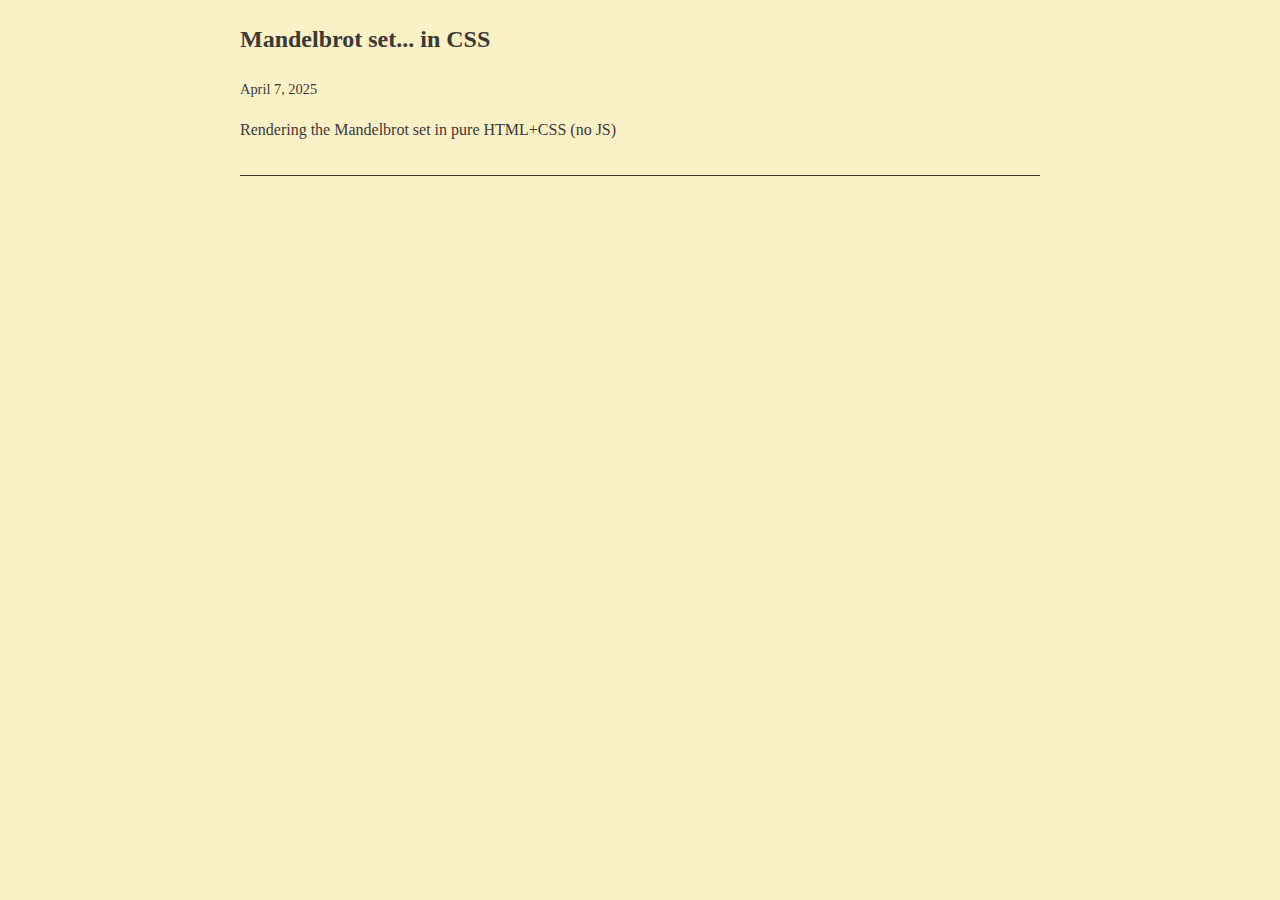
<file: post_selection.html>
<!DOCTYPE html>

<head>
    <meta charset="UTF-8" />
    <meta name="viewport" content="width=device-width, initial-scale=1.0" />
    <title>mBlog</title>
    <link rel="stylesheet" href="styles.css" />
</head>

<body>
    <main>
        <a class="article-header" href="posts/css-mandelbrot/content.html" target="content">
            <article>
                <h2>Mandelbrot set... in CSS</h2>
                <p class="post-meta">April 7, 2025</p>
                <div class="post-content">
                    <p>Rendering the Mandelbrot set in pure HTML+CSS (no JS)</p>
                </div>
            </article>
        </a>
        <pre>
        </pre>
    </main>

    <style>
        html,
        body {
            max-width: 800px;
            margin: auto;
        }
    </style>
</body>
</file>
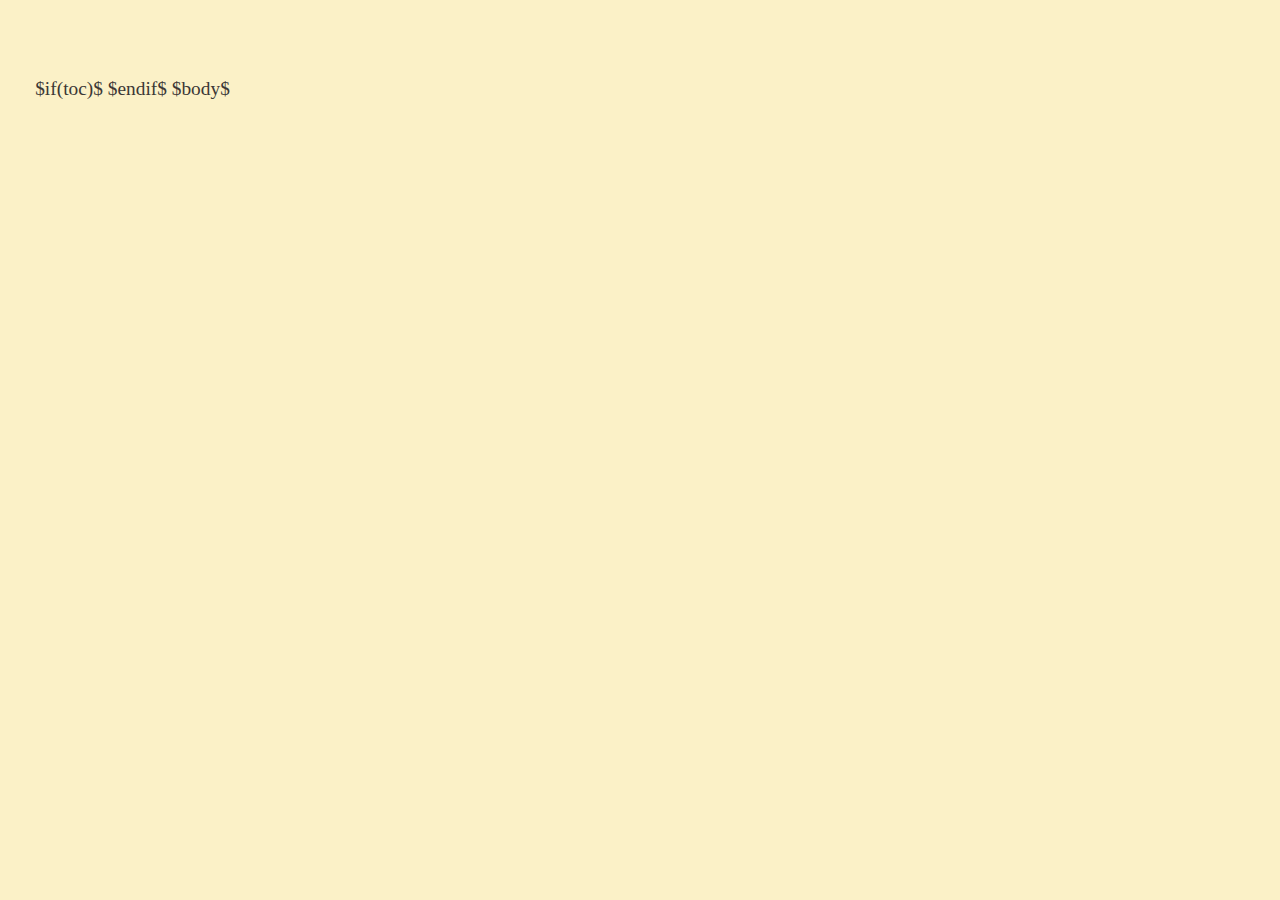
<file: posts/template.html>
<!DOCTYPE html>
<html>

<head>
    <meta charset="utf-8">
    <meta name="generator" content="pandoc" />
    <meta name="viewport" content="width=device-width, initial-scale=1.0, user-scalable=yes" />

    <title>$title$</title>

    <link rel="stylesheet" href="../../custom-highlight.css" />
    <link rel="stylesheet" href="../../styles.css" />
    <link rel="stylesheet" href="../../post.css" />
</head>

<body>
    $if(toc)$
    <nav id="TOC">
        <h2>$title$</h2>
        $toc$
    </nav>
    $endif$

    $body$
</body>

</html>
</file>
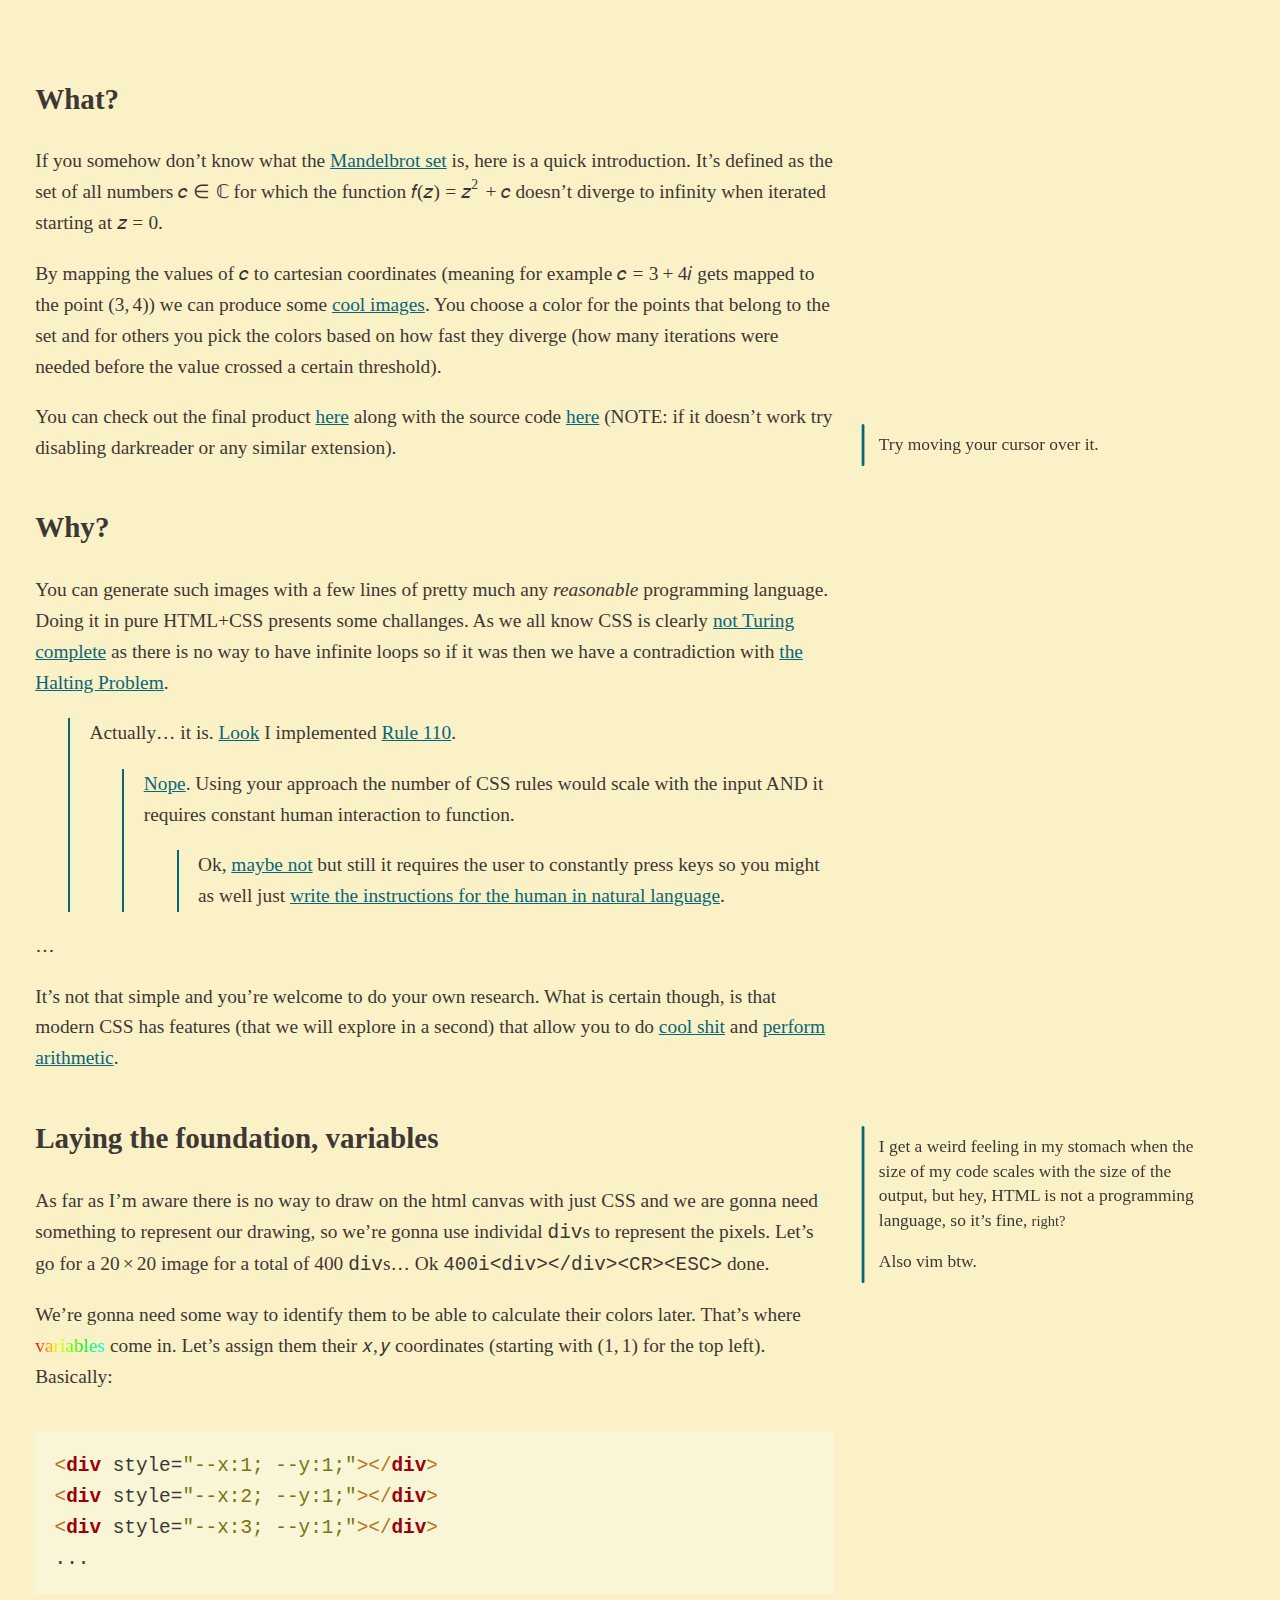
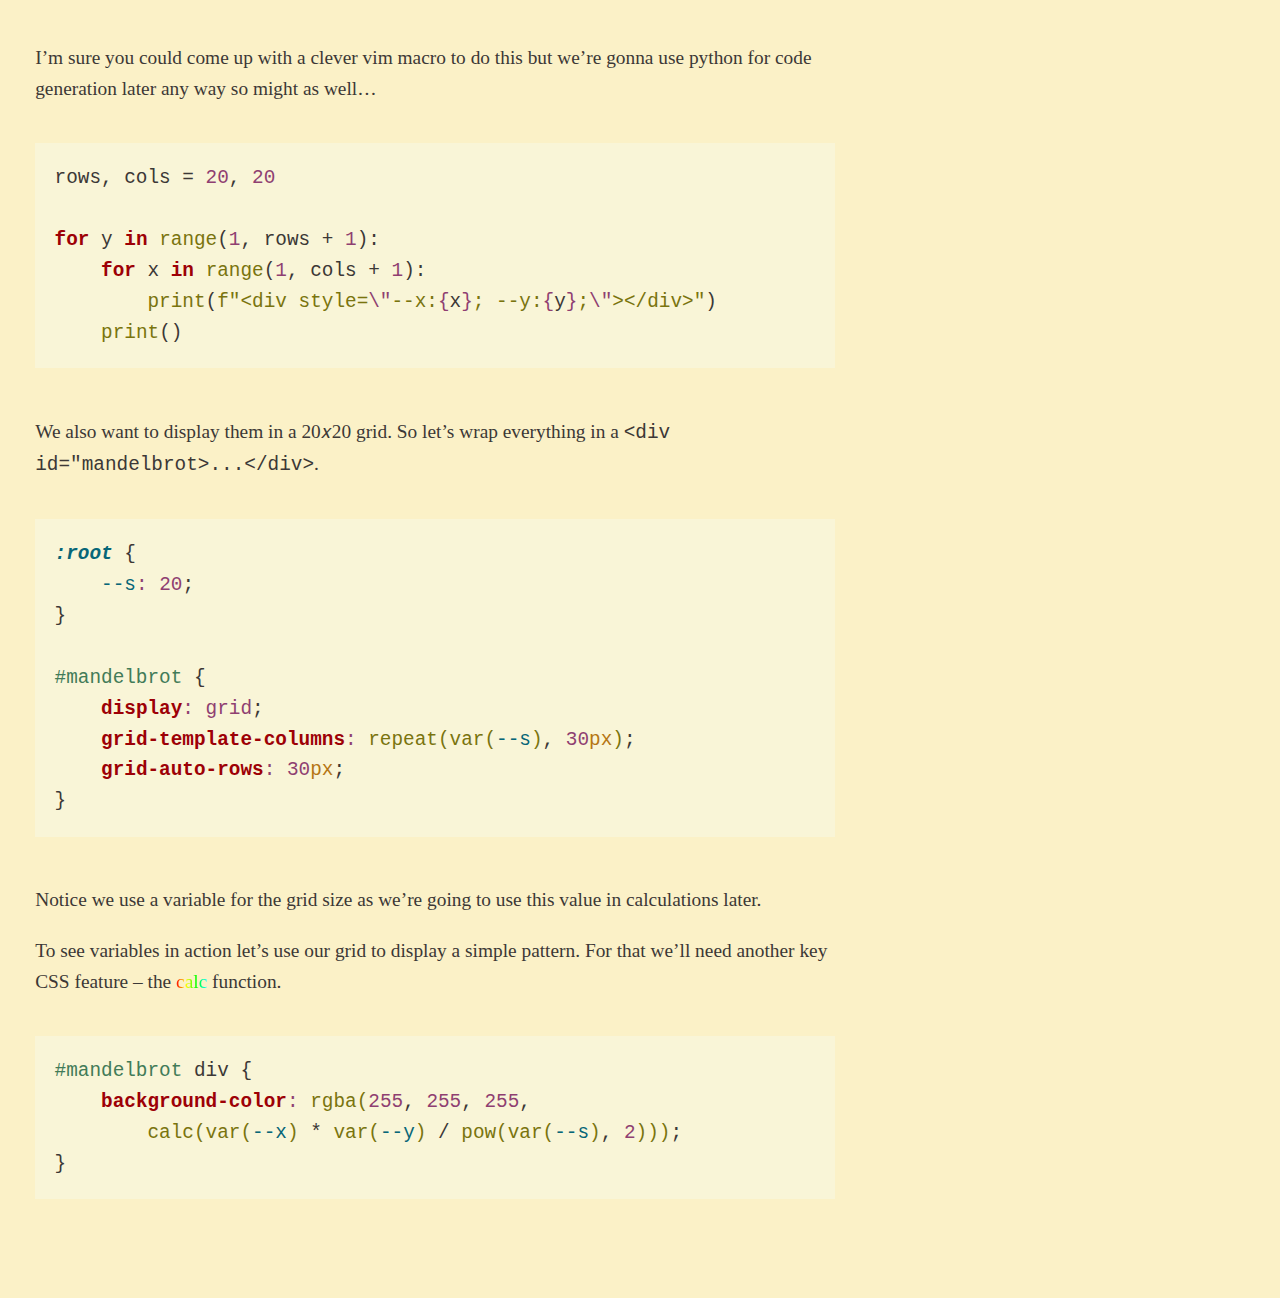
<file: posts/css-mandelbrot/content.html>
<!DOCTYPE html>
<html>

<head>
    <meta charset="utf-8">
    <meta name="generator" content="pandoc" />
    <meta name="viewport" content="width=device-width, initial-scale=1.0, user-scalable=yes" />

    <title>Mandelbrot set in CSS</title>

    <link rel="stylesheet" href="../../custom-highlight.css" />
    <link rel="stylesheet" href="../../styles.css" />
    <link rel="stylesheet" href="../../post.css" />
</head>

<body>
        <nav id="TOC">
        <h2>Mandelbrot set in CSS</h2>
        <ul>
        <li><a href="#what" id="toc-what">What?</a></li>
        <li><a href="#why" id="toc-why">Why?</a></li>
        <li><a href="#laying-the-foundation-variables"
        id="toc-laying-the-foundation-variables">Laying the foundation,
        variables</a></li>
        </ul>
    </nav>
    
    <h2 id="what">What?</h2>
    <p>If you somehow don’t know what the <a
    href="https://en.wikipedia.org/wiki/Mandelbrot_set">Mandelbrot
    set</a> is, here is a quick introduction. It’s defined as the set of
    all numbers
    <math display="inline" xmlns="http://www.w3.org/1998/Math/MathML"><semantics><mrow><mi>c</mi><mo>∈</mo><mi>ℂ</mi></mrow><annotation encoding="application/x-tex">c \in \mathbb{C}</annotation></semantics></math>
    for which the function
    <math display="inline" xmlns="http://www.w3.org/1998/Math/MathML"><semantics><mrow><mi>f</mi><mrow><mo stretchy="true" form="prefix">(</mo><mi>z</mi><mo stretchy="true" form="postfix">)</mo></mrow><mo>=</mo><msup><mi>z</mi><mn>2</mn></msup><mo>+</mo><mi>c</mi></mrow><annotation encoding="application/x-tex">f(z) = z^2 + c</annotation></semantics></math>
    doesn’t diverge to infinity when iterated starting at
    <math display="inline" xmlns="http://www.w3.org/1998/Math/MathML"><semantics><mrow><mi>z</mi><mo>=</mo><mn>0</mn></mrow><annotation encoding="application/x-tex">z=0</annotation></semantics></math>.</p>
    <p>By mapping the values of
    <math display="inline" xmlns="http://www.w3.org/1998/Math/MathML"><semantics><mi>c</mi><annotation encoding="application/x-tex">c</annotation></semantics></math>
    to cartesian coordinates (meaning for example
    <math display="inline" xmlns="http://www.w3.org/1998/Math/MathML"><semantics><mrow><mi>c</mi><mo>=</mo><mn>3</mn><mo>+</mo><mn>4</mn><mi>i</mi></mrow><annotation encoding="application/x-tex">c=3+4i</annotation></semantics></math>
    gets mapped to the point
    <math display="inline" xmlns="http://www.w3.org/1998/Math/MathML"><semantics><mrow><mo stretchy="true" form="prefix">(</mo><mn>3</mn><mo>,</mo><mn>4</mn><mo stretchy="true" form="postfix">)</mo></mrow><annotation encoding="application/x-tex">(3, 4)</annotation></semantics></math>)
    we can produce some <a
    href="https://en.wikipedia.org/wiki/Mandelbrot_set#/media/File:Mandel_zoom_00_mandelbrot_set.jpg">cool
    images</a>. You choose a color for the points that belong to the set
    and for others you pick the colors based on how fast they diverge
    (how many iterations were needed before the value crossed a certain
    threshold).</p>
    <p>You can check out the final product <a
    href="https://freeplacki.github.io/cssbrot">here</a> along with the
    source code <a href="https://github.com/FreePlacki/cssbrot">here</a>
    (NOTE: if it doesn’t work try disabling darkreader or any similar
    extension).</p>
    <div class="sidenote">
    <p>Try moving your cursor over it.</p>
    </div>
    <h2 id="why">Why?</h2>
    <p>You can generate such images with a few lines of pretty much any
    <em>reasonable</em> programming language. Doing it in pure HTML+CSS
    presents some challanges. As we all know CSS is clearly <a
    href="https://stackoverflow.com/a/26445990">not Turing complete</a>
    as there is no way to have infinite loops so if it was then we have
    a contradiction with <a
    href="https://en.wikipedia.org/wiki/Halting_problem">the Halting
    Problem</a>.</p>
    <blockquote>
    <p>Actually… it is. <a
    href="http://eli.fox-epste.in/rule110-full.html">Look</a> I
    implemented <a href="https://en.wikipedia.org/wiki/Rule_110">Rule
    110</a>.</p>
    <blockquote>
    <p><a
    href="https://accodeing.com/blog/2015/duty-calls-css3-is-not-proven-to-be-turing-complete">Nope</a>.
    Using your approach the number of CSS rules would scale with the
    input AND it requires constant human interaction to function.</p>
    <blockquote>
    <p>Ok, <a
    href="https://accodeing.com/blog/2015/css3-proven-to-be-turing-complete">maybe
    not</a> but still it requires the user to constantly press keys so
    you might as well just <a
    href="https://stackoverflow.com/a/51408598">write the instructions
    for the human in natural language</a>.</p>
    </blockquote>
    </blockquote>
    </blockquote>
    <p>…</p>
    <p>It’s not that simple and you’re welcome to do your own research.
    What is certain though, is that modern CSS has features (that we
    will explore in a second) that allow you to do <a
    href="https://mooninaut.github.io/css-is-turing-complete/">cool
    shit</a> and <a href="https://lab.avl.la/css-calculations/">perform
    arithmetic</a>.</p>
    <h2 id="laying-the-foundation-variables">Laying the foundation,
    variables</h2>
    <p>As far as I’m aware there is no way to draw on the html canvas
    with just CSS and we are gonna need something to represent our
    drawing, so we’re gonna use individal <code>div</code>s to represent
    the pixels. Let’s go for a
    <math display="inline" xmlns="http://www.w3.org/1998/Math/MathML"><semantics><mrow><mn>20</mn><mo>×</mo><mn>20</mn></mrow><annotation encoding="application/x-tex">20\times20</annotation></semantics></math>
    image for a total of
    <math display="inline" xmlns="http://www.w3.org/1998/Math/MathML"><semantics><mn>400</mn><annotation encoding="application/x-tex">400</annotation></semantics></math>
    <code>div</code>s… Ok
    <code>400i&lt;div&gt;&lt;/div&gt;&lt;CR&gt;&lt;ESC&gt;</code>
    done.</p>
    <div class="sidenote">
    <p>I get a weird feeling in my stomach when the size of my code
    scales with the size of the output, but hey, HTML is not a
    programming language, so it’s fine, <small>right?</small></p>
    <p>Also vim btw.</p>
    </div>
    <p>We’re gonna need some way to identify them to be able to
    calculate their colors later. That’s where <span
    class="rainbow">variables</span> come in. Let’s assign them their
    <math display="inline" xmlns="http://www.w3.org/1998/Math/MathML"><semantics><mrow><mi>x</mi><mo>,</mo><mi>y</mi></mrow><annotation encoding="application/x-tex">x, y</annotation></semantics></math>
    coordinates (starting with
    <math display="inline" xmlns="http://www.w3.org/1998/Math/MathML"><semantics><mrow><mo stretchy="true" form="prefix">(</mo><mn>1</mn><mo>,</mo><mn>1</mn><mo stretchy="true" form="postfix">)</mo></mrow><annotation encoding="application/x-tex">(1, 1)</annotation></semantics></math>
    for the top left). Basically:</p>
    <div class="sourceCode" id="cb1"><pre
    class="sourceCode html"><code class="sourceCode html"><span id="cb1-1"><a href="#cb1-1" aria-hidden="true" tabindex="-1"></a><span class="dt">&lt;</span><span class="kw">div</span><span class="ot"> style</span><span class="op">=</span><span class="st">&quot;--x:1; --y:1;&quot;</span><span class="dt">&gt;&lt;/</span><span class="kw">div</span><span class="dt">&gt;</span></span>
<span id="cb1-2"><a href="#cb1-2" aria-hidden="true" tabindex="-1"></a><span class="dt">&lt;</span><span class="kw">div</span><span class="ot"> style</span><span class="op">=</span><span class="st">&quot;--x:2; --y:1;&quot;</span><span class="dt">&gt;&lt;/</span><span class="kw">div</span><span class="dt">&gt;</span></span>
<span id="cb1-3"><a href="#cb1-3" aria-hidden="true" tabindex="-1"></a><span class="dt">&lt;</span><span class="kw">div</span><span class="ot"> style</span><span class="op">=</span><span class="st">&quot;--x:3; --y:1;&quot;</span><span class="dt">&gt;&lt;/</span><span class="kw">div</span><span class="dt">&gt;</span></span>
<span id="cb1-4"><a href="#cb1-4" aria-hidden="true" tabindex="-1"></a>...</span></code></pre></div>
    <p>I’m sure you could come up with a clever vim macro to do this but
    we’re gonna use python for code generation later any way so might as
    well…</p>
    <div class="sourceCode" id="cb2"><pre
    class="sourceCode python"><code class="sourceCode python"><span id="cb2-1"><a href="#cb2-1" aria-hidden="true" tabindex="-1"></a>rows, cols <span class="op">=</span> <span class="dv">20</span>, <span class="dv">20</span></span>
<span id="cb2-2"><a href="#cb2-2" aria-hidden="true" tabindex="-1"></a></span>
<span id="cb2-3"><a href="#cb2-3" aria-hidden="true" tabindex="-1"></a><span class="cf">for</span> y <span class="kw">in</span> <span class="bu">range</span>(<span class="dv">1</span>, rows <span class="op">+</span> <span class="dv">1</span>):</span>
<span id="cb2-4"><a href="#cb2-4" aria-hidden="true" tabindex="-1"></a>    <span class="cf">for</span> x <span class="kw">in</span> <span class="bu">range</span>(<span class="dv">1</span>, cols <span class="op">+</span> <span class="dv">1</span>):</span>
<span id="cb2-5"><a href="#cb2-5" aria-hidden="true" tabindex="-1"></a>        <span class="bu">print</span>(<span class="ss">f&quot;&lt;div style=</span><span class="ch">\&quot;</span><span class="ss">--x:</span><span class="sc">{</span>x<span class="sc">}</span><span class="ss">; --y:</span><span class="sc">{</span>y<span class="sc">}</span><span class="ss">;</span><span class="ch">\&quot;</span><span class="ss">&gt;&lt;/div&gt;&quot;</span>)</span>
<span id="cb2-6"><a href="#cb2-6" aria-hidden="true" tabindex="-1"></a>    <span class="bu">print</span>()</span></code></pre></div>
    <p>We also want to display them in a
    <math display="inline" xmlns="http://www.w3.org/1998/Math/MathML"><semantics><mrow><mn>20</mn><mi>x</mi><mn>20</mn></mrow><annotation encoding="application/x-tex">20x20</annotation></semantics></math>
    grid. So let’s wrap everything in a
    <code>&lt;div id="mandelbrot&gt;...&lt;/div&gt;</code>.</p>
    <div class="sourceCode" id="cb3"><pre
    class="sourceCode css"><code class="sourceCode css"><span id="cb3-1"><a href="#cb3-1" aria-hidden="true" tabindex="-1"></a><span class="in">:root</span> {</span>
<span id="cb3-2"><a href="#cb3-2" aria-hidden="true" tabindex="-1"></a>    <span class="va">--s</span><span class="ch">:</span> <span class="dv">20</span><span class="op">;</span></span>
<span id="cb3-3"><a href="#cb3-3" aria-hidden="true" tabindex="-1"></a>}</span>
<span id="cb3-4"><a href="#cb3-4" aria-hidden="true" tabindex="-1"></a></span>
<span id="cb3-5"><a href="#cb3-5" aria-hidden="true" tabindex="-1"></a><span class="pp">#mandelbrot</span> {</span>
<span id="cb3-6"><a href="#cb3-6" aria-hidden="true" tabindex="-1"></a>    <span class="kw">display</span><span class="ch">:</span> <span class="dv">grid</span><span class="op">;</span></span>
<span id="cb3-7"><a href="#cb3-7" aria-hidden="true" tabindex="-1"></a>    <span class="kw">grid-template-columns</span><span class="ch">:</span> <span class="fu">repeat(var(</span><span class="va">--s</span><span class="fu">)</span><span class="op">,</span> <span class="dv">30</span><span class="dt">px</span><span class="fu">)</span><span class="op">;</span></span>
<span id="cb3-8"><a href="#cb3-8" aria-hidden="true" tabindex="-1"></a>    <span class="kw">grid-auto-rows</span><span class="ch">:</span> <span class="dv">30</span><span class="dt">px</span><span class="op">;</span></span>
<span id="cb3-9"><a href="#cb3-9" aria-hidden="true" tabindex="-1"></a>}</span></code></pre></div>
    <p>Notice we use a variable for the grid size as we’re going to use
    this value in calculations later.</p>
    <p>To see variables in action let’s use our grid to display a simple
    pattern. For that we’ll need another key CSS feature – the <span
    class="rainbow">calc</span> function.</p>
    <div class="sourceCode" id="cb4"><pre
    class="sourceCode css"><code class="sourceCode css"><span id="cb4-1"><a href="#cb4-1" aria-hidden="true" tabindex="-1"></a><span class="pp">#mandelbrot</span> div {</span>
<span id="cb4-2"><a href="#cb4-2" aria-hidden="true" tabindex="-1"></a>    <span class="kw">background-color</span><span class="ch">:</span> <span class="fu">rgba(</span><span class="dv">255</span><span class="op">,</span> <span class="dv">255</span><span class="op">,</span> <span class="dv">255</span><span class="op">,</span></span>
<span id="cb4-3"><a href="#cb4-3" aria-hidden="true" tabindex="-1"></a>        <span class="fu">calc(var(</span><span class="va">--x</span><span class="fu">)</span> <span class="op">*</span> <span class="fu">var(</span><span class="va">--y</span><span class="fu">)</span> <span class="op">/</span> <span class="fu">pow(var(</span><span class="va">--s</span><span class="fu">)</span><span class="op">,</span> <span class="dv">2</span><span class="fu">)))</span><span class="op">;</span></span>
<span id="cb4-4"><a href="#cb4-4" aria-hidden="true" tabindex="-1"></a>}</span></code></pre></div>
</body>

</html>
</file>
<file: styles.css>
@import "theme.css";

body,
html {
    width: 100%;
    margin: 0;
    padding: 0;
}

html {
    scroll-behavior: smooth;
}

:root {
    background-color: var(--bg-color);
    color: var(--text-color);
    font-family: Crimson, Georgia, serif;
    line-height: 1.6;
    transition: background-color 0.3s, color 0.3s;
}

header {
    text-align: center;
    margin-bottom: 2rem;
}

a {
    color: var(--blue)
}

header h1 a {
    text-decoration: none;
}

nav ul {
    list-style: none;
    display: flex;
    flex-direction: column;
    justify-content: center;
}

nav a {
    text-decoration: none;
}

main article {
    margin-bottom: 3rem;
    padding-bottom: 1rem;
    border-bottom: 1px solid var(--text-color);
}

.post-meta {
    font-size: 0.9rem;
    margin-bottom: 1rem;
}

.post-content p {
    margin-bottom: 1rem;
}

.article-header {
    text-decoration: none;
    color: var(--text-color);
}

footer {
    position: relative;
    text-align: center;
    margin-top: 3rem;
    font-size: 0.8rem;
}

.main-container {
    display: flex;
    width: 100%;
    height: 100%;
    flex-direction: column;
    overflow: hidden;
    align-items: center;
}

main {
    width: 800px
    /* margin-left: auto; */
    /* margin-right: auto; */
}
</file>
<file: custom-highlight.css>
@import "theme.css";

/* Alert */
code span.al {
    color: var(--yellow);
    font-weight: bold;
}

/* Annotation */
code span.an {
    color: var(--blue);
    font-weight: bold;
    font-style: italic;
}

/* Attribute */
code span.at {
    color: var(--blue);
}

/* BaseN */
code span.bn {
    color: var(--purple);
}

/* BuiltIn */
code span.bu {
    color: var(--green);
}

/* ControlFlow */
code span.cf {
    color: var(--red);
    font-weight: bold;
}

/* Char */
code span.ch {
    color: var(--purple);
}

/* Constant */
code span.cn {
    color: var(--purple);
}

/* Comment */
code span.co {
    color: var(--gray);
    font-style: italic;
}

/* CommentVar */
code span.cv {
    color: var(--gray);
    font-weight: bold;
    font-style: italic;
}

/* Documentation */
code span.do {
    color: #ba2121;
    font-style: italic;
}

/* DataType */
code span.dt {
    color: var(--yellow);
}

/* DecVal */
code span.dv {
    color: var(--purple);
}

/* Error */
code span.er {
    color: var(--red);
    font-weight: bold;
}

/* Extension */
code span.ex {}

/* Float */
code span.fl {
    color: var(--purple);
}

/* Function */
code span.fu {
    color: var(--green);
}

/* Import */
code span.im {
    color: var(--aqua);
    font-weight: bold;
}

/* Information */
code span.in {
    color: var(--blue);
    font-weight: bold;
    font-style: italic;
}

/* Keyword */
code span.kw {
    color: var(--red);
    font-weight: bold;
}

/* Operator */
code span.op {
    color: var(--text-color);
}

/* Other */
code span.ot {
    color: var(--text-color);
}

/* Preprocessor */
code span.pp {
    color: var(--aqua);
}

/* SpecialChar */
code span.sc {
    color: var(--purple);
}

/* SpecialString */
code span.ss {
    color: var(--green);
}

/* String */
code span.st {
    color: var(--green);
}

/* Variable */
code span.va {
    color: var(--blue);
}

/* VerbatimString */
code span.vs {
    color: var(--green);
}

/* Warning */
code span.wa {
    color: var(--yellow);
    font-weight: bold;
    font-style: italic;
}
</file>
<file: post.css>
/* mostly generated by pandoc */

@media (max-width: 600px) {
    body {
        font-size: 0.7em !important;
    }

    h1 {
        font-size: 1.5em !important;
    }
}

html,
body {
    max-width: 800px;
    margin: 2em auto;
    scroll-behavior: smooth;
    font-size: 1.1em;
}

@media print {
    html {
        background-color: white;
    }

    body {
        background-color: transparent;
        color: black;
        font-size: 12pt;
    }

    p,
    h2,
    h3 {
        orphans: 3;
        widows: 3;
    }

    h2,
    h3,
    h4 {
        page-break-after: avoid;
    }
}

p {
    margin: 1em 0;
}

a {
    color: var(--blue);
}

a:visited {
    color: var(--blue);
}

img {
    max-width: 100%;
}

svg {
    height: auto;
    max-width: 100%;
}

h1,
h2,
h3,
h4,
h5,
h6 {
    margin-top: 1.4em;
}

h5,
h6 {
    font-size: 1em;
    font-style: italic;
}

h6 {
    font-weight: normal;
}

ol,
ul {
    padding-left: 1.7em;
    margin-top: 1em;
}

li>ol,
li>ul {
    margin-top: 0;
}

blockquote {
    margin: 1em 0 1em 1.7em;
    padding-left: 1em;
    border-left: 2px solid var(--blue);
    color: var(--text-color);
}

code {
    font-family: 'Cascadia Code', Menlo, Monaco, Consolas, monospace;
    font-variant-ligatures: normal;
    margin: 0;
    hyphens: manual;
}

pre {
    margin: 1em 0;
    overflow: auto;
    padding: 0em;
}

pre code {
    padding: 1em;
    overflow: visible;
    overflow-wrap: normal;
}

.sourceCode {
    background-color: var(--bg-color-h);
    overflow: visible;
}

hr {
    background-color: #1a1a1a;
    border: none;
    height: 1px;
    margin: 1em 0;
}

table {
    margin: 1em 0;
    border-collapse: collapse;
    width: 100%;
    overflow-x: auto;
    display: block;
    font-variant-numeric: lining-nums tabular-nums;
}

table caption {
    margin-bottom: 0.75em;
}

tbody {
    margin-top: 0.5em;
    border-top: 1px solid #1a1a1a;
    border-bottom: 1px solid #1a1a1a;
}

th {
    border-top: 1px solid #1a1a1a;
    padding: 0.25em 0.5em 0.25em 0.5em;
}

td {
    padding: 0.125em 0.5em 0.25em 0.5em;
}

header {
    margin-bottom: 4em;
    text-align: center;
}

#TOC li {
    list-style: none;
}

#TOC ul {
    padding-left: 1.3em;
}

#TOC>ul {
    padding-left: 0;
}

#TOC a:not(:hover) {
    text-decoration: none;
}

code {
    white-space: pre-wrap;
}

span.smallcaps {
    font-variant: small-caps;
}

div.columns {
    display: flex;
    gap: min(4vw, 1.5em);
}

div.column {
    flex: auto;
    overflow-x: auto;
}

div.hanging-indent {
    margin-left: 1.5em;
    text-indent: -1.5em;
}

/* The extra [class] is a hack that increases specificity enough to
       override a similar rule in reveal.js */
ul.task-list[class] {
    list-style: none;
}

ul.task-list li input[type="checkbox"] {
    font-size: inherit;
    width: 0.8em;
    margin: 0 0.8em 0.2em -1.6em;
    vertical-align: middle;
}

/* CSS for syntax highlighting */
pre>code.sourceCode {
    white-space: pre;
    position: relative;
}

pre>code.sourceCode>span {
    line-height: 1.25;
}

pre>code.sourceCode>span:empty {
    height: 1.2em;
}

.sourceCode {
    display: inline-block;
    min-width: 95%;
    overflow: visible;
}

.sourceCode pre {
    width: 100%;
}

code.sourceCode>span {
    color: inherit;
    text-decoration: inherit;
}

div.sourceCode {
    width: 100%;
    background-color: rgba(255, 255, 255, calc(var(--x) * var(--y) / pow(var(--s), 2)));
    margin: 1em 0;
}

pre.sourceCode {
    margin: 0;
}

@media screen {
    div.sourceCode {
        overflow: auto;
    }
}

@media print {
    pre>code.sourceCode {
        white-space: pre-wrap;
    }

    pre>code.sourceCode>span {
        display: inline-block;
        text-indent: -5em;
        padding-left: 5em;
    }
}

pre.numberSource code {
    counter-reset: source-line 0;
}

pre.numberSource code>span {
    position: relative;
    left: -4em;
    counter-increment: source-line;
}

pre.numberSource code>span>a:first-child::before {
    content: counter(source-line);
    position: relative;
    left: -1em;
    text-align: right;
    vertical-align: baseline;
    border: none;
    display: inline-block;
    -webkit-touch-callout: none;
    -webkit-user-select: none;
    -khtml-user-select: none;
    -moz-user-select: none;
    -ms-user-select: none;
    user-select: none;
    padding: 0 4px;
    width: 4em;
    color: #aaaaaa;
}

pre.numberSource {
    margin-left: 3em;
    border-left: 1px solid #aaaaaa;
    padding-left: 4px;
}

@media screen {
    pre>code.sourceCode>span>a:first-child::before {
        text-decoration: underline;
    }
}

.sidenote {
    float: right;
    clear: right;
    width: 340px;
    margin: 0 0 0.5em 0.5em;
    font-size: 0.9em;
    padding: 0em 1em;
    line-height: 1.4;
    background-color: var(--bg-color);
    position: absolute;
    color: var(--text-color);
    transform: translateX(calc(800px + 1em)) translateY(calc(-100% - 0.5em));
    will-change: transform;
}

.sidenote::before {
    content: "";
    position: absolute;
    top: 0.5em;
    bottom: 0.5em;
    left: 0;
    width: 3px;
    background: var(--blue);
    border-radius: 2px;
}

.rainbow {
    /* duplicate the color list twice so it wraps cleanly */
    background: linear-gradient(to right,
            #f00, #ff2b00, #f50, #ff8000, #fa0, #ffd500, #ff0, #d4ff00, #af0, #80ff00,
            #5f0, #2bff00, #0f0, #00ff2a, #0f5, #00ff80, #0fa, #00ffd5, #0ff, #00d5ff,
            #0af, #0080ff, #05f, #002aff, #00f, #2b00ff, #50f, #8000ff, #a0f, #d400ff,
            #f0f, #ff00d4, #f0a, #ff0080, #f05, #ff002b, #f00,
            #f00, #ff2b00, #f50, #ff8000, #fa0, #ffd500, #ff0, #d4ff00, #af0, #80ff00,
            #5f0, #2bff00, #0f0, #00ff2a, #0f5, #00ff80, #0fa, #00ffd5, #0ff, #00d5ff,
            #0af, #0080ff, #05f, #002aff, #00f, #2b00ff, #50f, #8000ff, #a0f, #d400ff,
            #f0f, #ff00d4, #f0a, #ff0080, #f05, #ff002b, #f00);
    background-size: 400% auto;
    animation: rainbow-slide 15s linear infinite;
    -webkit-background-clip: text;
    background-clip: text;
    -webkit-text-fill-color: transparent;
}

@keyframes rainbow-slide {
    from {
        background-position: 0% 0;
    }

    to {
        background-position: -200% 0;
    }
}

@media screen and (max-width: 1200px) {
    .sidenote {
        transform: none !important;
        float: none;
        clear: both;
        width: 100%;
        position: relative;
        right: 0;
        margin: 0;
        padding: 0;
        border-radius: 0;
        border-top: 1px solid var(--blue);
        border-bottom: 1px solid var(--blue);
    }

    .sidenote::before {
        display: none;
    }

    body {
        width: 100%;
        max-width: 80vw;
        margin: 2em auto;
    }

    html {
        width: 100%;
        margin: 0 auto !important;
    }
}

#TOC {
    position: fixed;
    top: 1em;
    z-index: 999;
    padding: 1em;
    width: 12em;
    transform: translateX(-130%);
    background: none;
}

#TOC::before {
    content: "";
    position: absolute;
    top: 20%;
    bottom: 1em;
    left: 100%;
    width: 3px;
    background: var(--purple);
    border-radius: 3px;
}

#TOC ul {
    list-style: none;
    margin: 0;
    padding: 0;
}

#TOC a {
    display: block;
    position: relative;
    padding-left: 1em;
    text-decoration: none;
    color: var(--text-color);
    transition: color 0.2s, font-weight 0.2s;
}

#TOC a:hover {
    color: var(--blue);
}

@media screen and (max-width: 1500px) {
    #TOC {
        display: none;
    }

    html {
        margin: 2em;
    }
}
</file>
